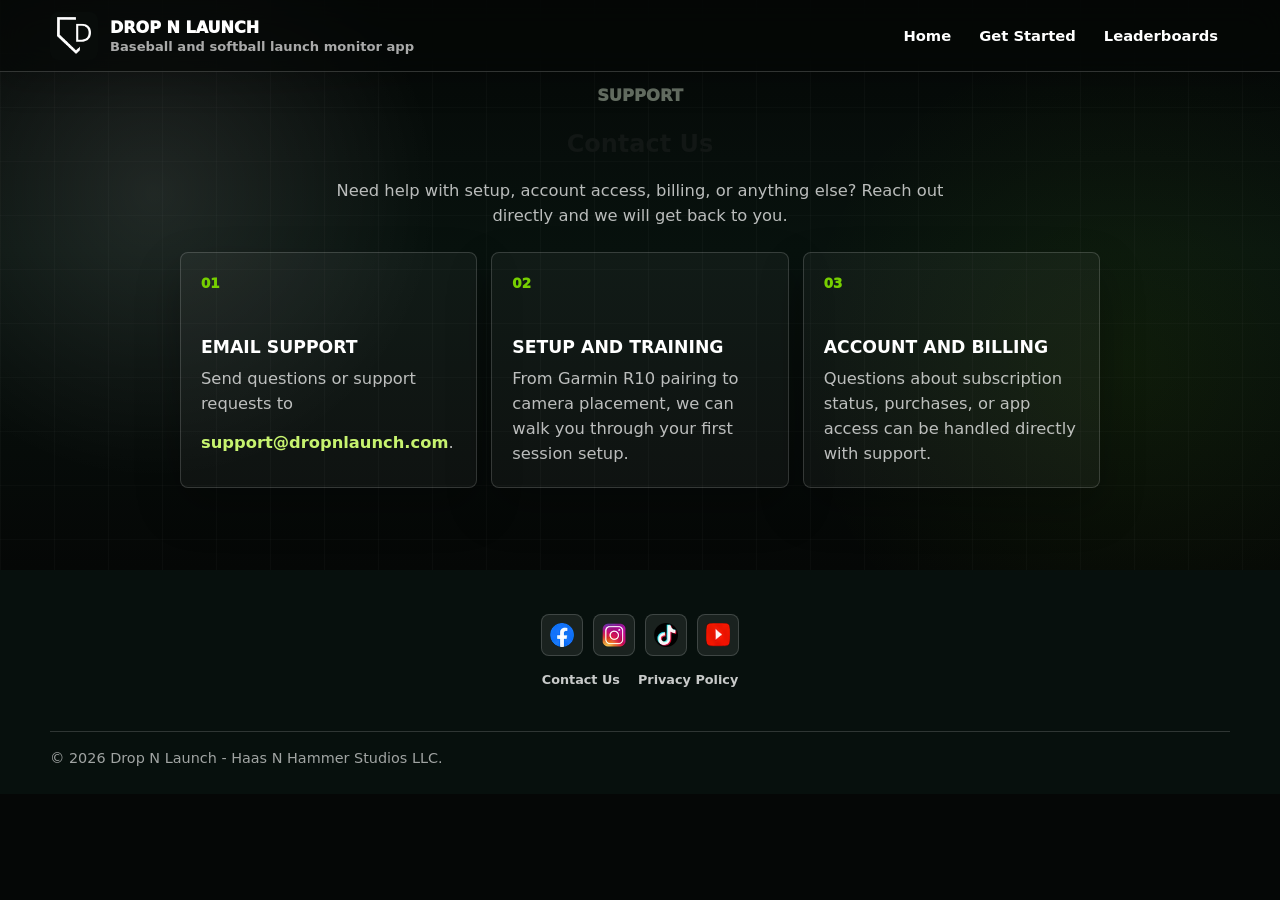
<file: contact.html>
<!doctype html>
<html lang="en">
  <head>
    <meta charset="utf-8">
    <meta name="viewport" content="width=device-width, initial-scale=1">
    <title>Contact Us | Drop N Launch</title>
    <meta
      name="description"
      content="Contact the Drop N Launch team with questions about setup, account access, billing, and feature support."
    >
    <link rel="icon" href="assets/dnl-homeplate-mark.png">
    <link rel="stylesheet" href="styles.css?v=site-refresh-20260605-header">
  </head>
  <body>
    <header class="site-header" data-header>
      <a class="brand" href="index.html#home" aria-label="Drop N Launch home">
        <span class="brand-mark">
          <img src="assets/dnl-homeplate-mark.png" alt="">
        </span>
        <span class="brand-copy">
          <span class="brand-name">Drop N Launch</span>
          <span class="brand-subtitle">Baseball and softball launch monitor app</span>
        </span>
      </a>

      <button class="nav-toggle" type="button" aria-label="Open menu" aria-expanded="false" aria-controls="site-nav">
        <span></span>
        <span></span>
        <span></span>
      </button>

      <nav class="site-nav" id="site-nav" aria-label="Primary navigation">
        <a href="index.html#home">Home</a>
        <a href="get-started.html">Get Started</a>
        <a href="https://leaderboards.dropnlaunch.com" target="_blank" rel="noreferrer">Leaderboards</a>
      </nav>
    </header>

    <main>
      <section class="section">
        <div class="get-started-heading" style="max-width: 920px;">
          <p class="section-kicker">Support</p>
          <h1>Contact Us</h1>
          <p>
            Need help with setup, account access, billing, or anything else? Reach out directly and we will get back to you.
          </p>
        </div>

        <div class="need-grid" style="margin-top: 22px; width: min(920px, 100%); grid-template-columns: repeat(3, 1fr);">
          <article>
            <span class="need-number">01</span>
            <h3>Email Support</h3>
            <p>Send questions or support requests to <a href="mailto:support@dropnlaunch.com">support@dropnlaunch.com</a>.</p>
          </article>
          <article>
            <span class="need-number">02</span>
            <h3>Setup and Training</h3>
            <p>From Garmin R10 pairing to camera placement, we can walk you through your first session setup.</p>
          </article>
          <article>
            <span class="need-number">03</span>
            <h3>Account and Billing</h3>
            <p>Questions about subscription status, purchases, or app access can be handled directly with support.</p>
          </article>
        </div>
      </section>
    </main>

    <footer class="site-footer">
      <div class="footer-main">
        <div class="social-links" aria-label="Social links">
          <a href="https://www.facebook.com/profile.php?id=61566964097134" target="_blank" rel="noreferrer" aria-label="Facebook">
            <img src="assets/facebook.png" alt="">
          </a>
          <a href="https://www.instagram.com/drop_n_launch_app?igsh=djl2ZTNyOXl3eXNi" target="_blank" rel="noreferrer" aria-label="Instagram">
            <img src="assets/instagram.png" alt="">
          </a>
          <a href="https://www.tiktok.com/@drop.n.launch" target="_blank" rel="noreferrer" aria-label="TikTok">
            <img src="assets/tiktok.png" alt="">
          </a>
          <a href="https://www.youtube.com/@DropNLaunchApp" target="_blank" rel="noreferrer" aria-label="YouTube">
            <img src="assets/youtube.png" alt="">
          </a>
        </div>
        <div class="footer-links" aria-label="Footer links">
          <a href="contact.html">Contact Us</a>
          <a href="privacy-policy.html">Privacy Policy</a>
        </div>
      </div>
      <div class="footer-bottom">
        <span>&copy; 2026 Drop N Launch - Haas N Hammer Studios LLC.</span>
      </div>
    </footer>

    <script src="script.js"></script>
  </body>
</html>
</file>
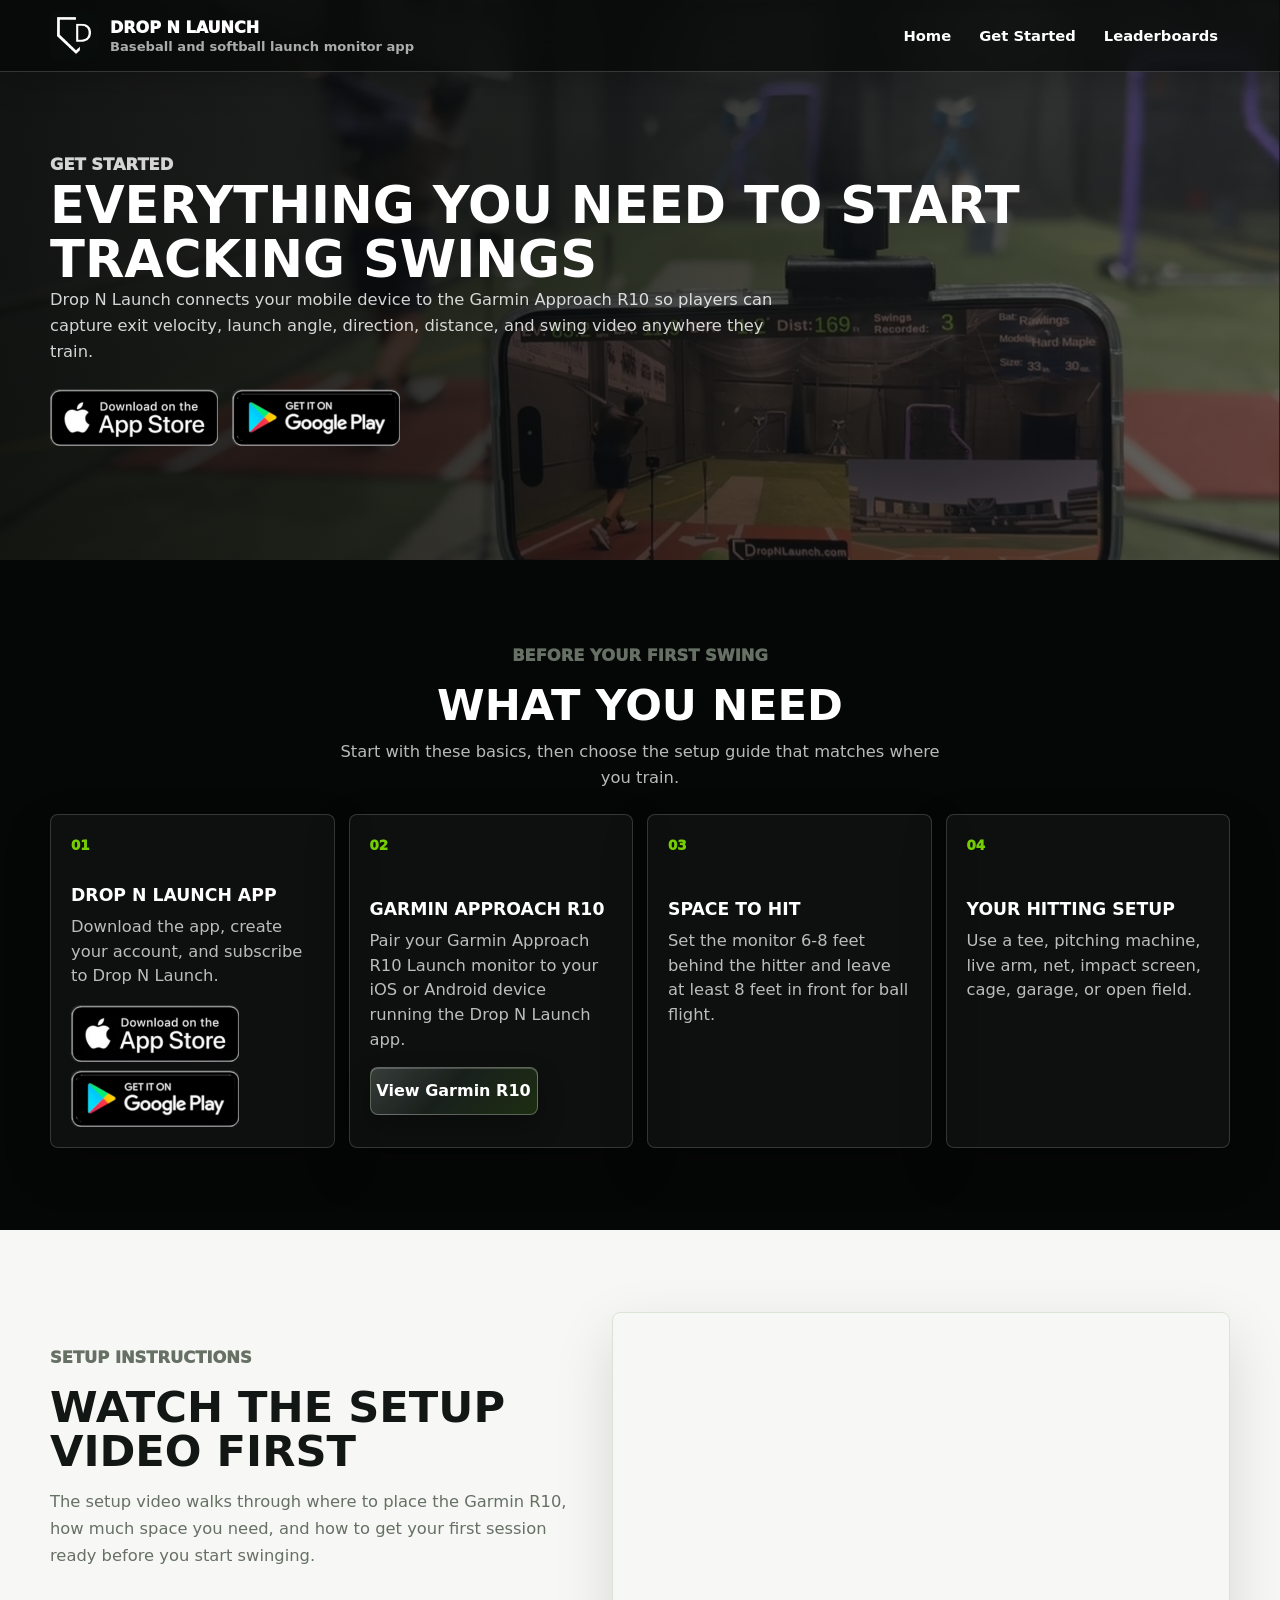
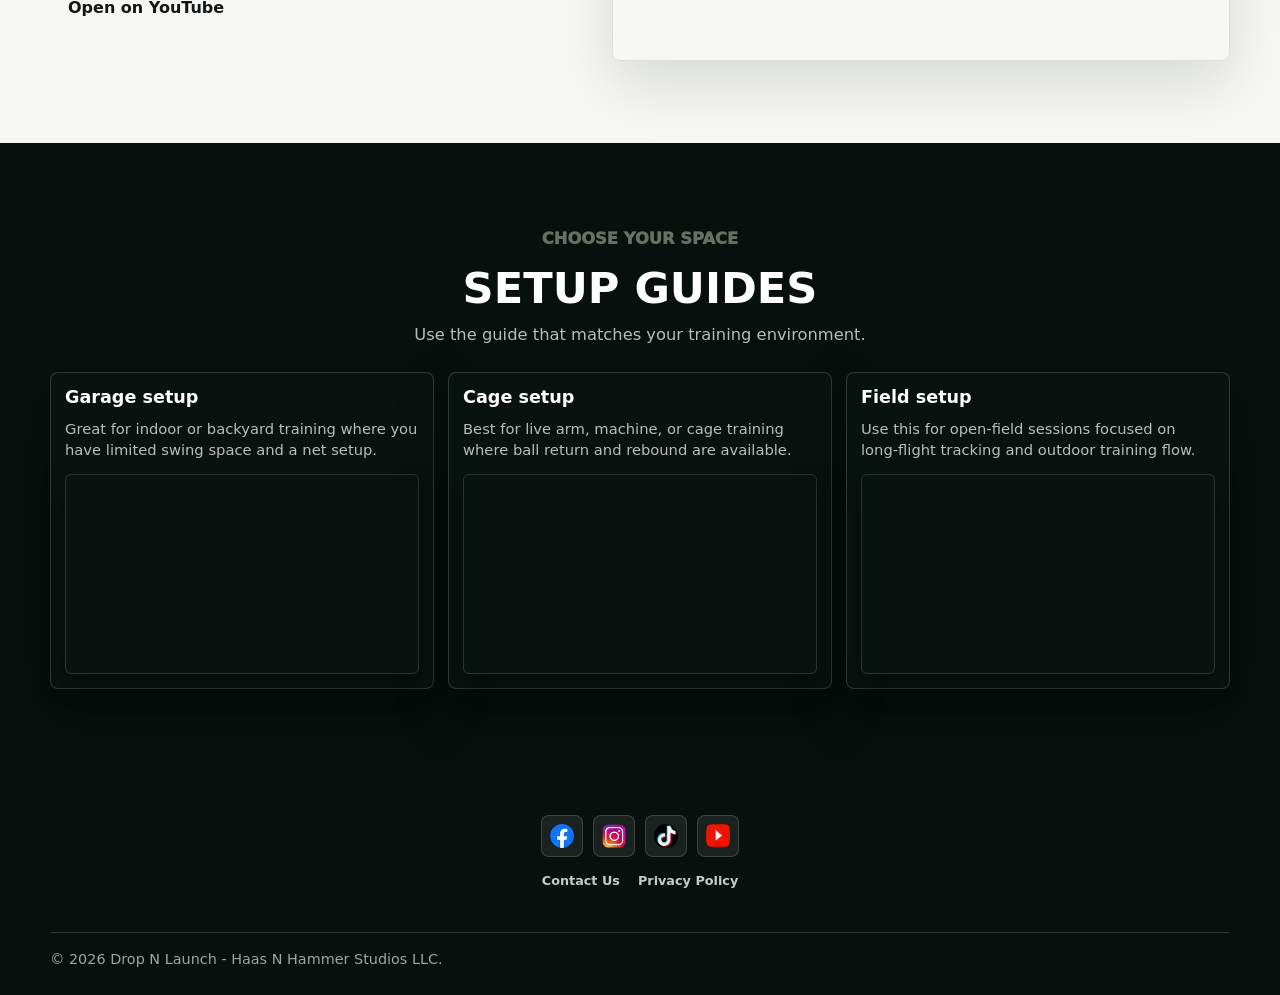
<file: get-started.html>
<!doctype html>
<html lang="en">
  <head>
    <meta charset="utf-8">
    <meta name="viewport" content="width=device-width, initial-scale=1">
    <title>Get Started | Drop N Launch</title>
    <meta
      name="description"
      content="Get started with Drop N Launch and start collecting launch data, pairing your Garmin Approach R10, and training with measurable results."
    >
    <link rel="icon" href="assets/dnl-homeplate-mark.png">
    <link rel="stylesheet" href="styles.css?v=site-refresh-20260605-header">
  </head>
  <body>
    <header class="site-header" data-header>
      <a class="brand" href="index.html#home" aria-label="Drop N Launch home">
        <span class="brand-mark">
          <img src="assets/dnl-homeplate-mark.png" alt="">
        </span>
        <span class="brand-copy">
          <span class="brand-name">Drop N Launch</span>
          <span class="brand-subtitle">Baseball and softball launch monitor app</span>
        </span>
      </a>

      <button class="nav-toggle" type="button" aria-label="Open menu" aria-expanded="false" aria-controls="site-nav">
        <span></span>
        <span></span>
        <span></span>
      </button>

      <nav class="site-nav" id="site-nav" aria-label="Primary navigation">
        <a href="index.html#home">Home</a>
        <a href="get-started.html">Get Started</a>
        <a href="https://leaderboards.dropnlaunch.com" target="_blank" rel="noreferrer">Leaderboards</a>
      </nav>
    </header>

    <main>
      <section class="section get-started-page-hero" id="get-started-content" aria-labelledby="gs-title">
        <div class="get-started-page-copy">
          <p class="section-kicker">Get started</p>
          <h1 id="gs-title">Everything you need to start tracking swings</h1>
          <p>
            Drop N Launch connects your mobile device to the Garmin Approach R10 so players can capture exit velocity,
            launch angle, direction, distance, and swing video anywhere they train.
          </p>
          <div class="get-started-actions store-links" aria-label="Download Drop N Launch">
            <a href="https://apps.apple.com/us/app/drop-n-launch/id6740823976" target="_blank" rel="noreferrer">
              <img src="assets/app-store.png" alt="Download on the App Store">
            </a>
            <a href="https://play.google.com/store/apps/details?id=com.haasnhammerstudios.dropnlaunch&amp;pcampaignid=web_share" target="_blank" rel="noreferrer">
              <img src="assets/google-play.png" alt="Get it on Google Play">
            </a>
          </div>
        </div>
      </section>

      <section class="section get-started-content" aria-labelledby="gs-need-title">
        <div class="get-started-heading">
          <p class="section-kicker">Before your first swing</p>
          <h2 id="gs-need-title">What you need</h2>
          <p>Start with these basics, then choose the setup guide that matches where you train.</p>
        </div>

        <div class="need-grid">
          <article class="need-app-card">
            <span class="need-number">01</span>
            <h3>Drop N Launch app</h3>
            <p>Download the app, create your account, and subscribe to Drop N Launch.</p>
            <div class="need-store-links" aria-label="Download Drop N Launch">
              <a href="https://apps.apple.com/us/app/drop-n-launch/id6740823976" target="_blank" rel="noreferrer">
                <img src="assets/app-store.png" alt="Download on the App Store">
              </a>
              <a href="https://play.google.com/store/apps/details?id=com.haasnhammerstudios.dropnlaunch&amp;pcampaignid=web_share" target="_blank" rel="noreferrer">
                <img src="assets/google-play.png" alt="Get it on Google Play">
              </a>
            </div>
          </article>
          <article>
            <span class="need-number">02</span>
            <h3>Garmin Approach R10</h3>
            <p>Pair your Garmin Approach R10 Launch monitor to your iOS or Android device running the Drop N Launch app.</p>
            <a class="garmin-button" href="https://www.garmin.com/en-US/p/695391" target="_blank" rel="noreferrer">View Garmin R10</a>
          </article>
          <article>
            <span class="need-number">03</span>
            <h3>Space to hit</h3>
            <p>Set the monitor 6-8 feet behind the hitter and leave at least 8 feet in front for ball flight.</p>
          </article>
          <article>
            <span class="need-number">04</span>
            <h3>Your hitting setup</h3>
            <p>Use a tee, pitching machine, live arm, net, impact screen, cage, garage, or open field.</p>
          </article>
        </div>
      </section>

      <section class="section setup-video-section" aria-labelledby="setup-video-title">
        <div class="setup-video-copy">
          <p class="section-kicker">Setup instructions</p>
          <h2 id="setup-video-title">Watch the setup video first</h2>
          <p>
            The setup video walks through where to place the Garmin R10, how much space you need, and how to get your first
            session ready before you start swinging.
          </p>
          <a class="button button-primary" href="https://youtu.be/ZqBlrN3pSvU?si=epjm5pI4oAr0j_rS" target="_blank" rel="noreferrer">Open on YouTube</a>
        </div>
        <div class="setup-video-card" aria-label="Drop N Launch setup tutorial video">
          <iframe
            src="https://www.youtube.com/embed/ZqBlrN3pSvU"
            title="Drop N Launch setup tutorial"
            allow="accelerometer; autoplay; clipboard-write; encrypted-media; gyroscope; picture-in-picture; web-share"
            allowfullscreen
          ></iframe>
        </div>
      </section>

      <section class="section setup-guide-section" aria-labelledby="setup-guides-title">
        <div class="get-started-heading">
          <p class="section-kicker">Choose your space</p>
          <h2 id="setup-guides-title">Setup guides</h2>
          <p>Use the guide that matches your training environment.</p>
        </div>

        <div class="setup-guide-grid">
          <article class="setup-guide-card">
            <h3>Garage setup</h3>
            <p>Great for indoor or backyard training where you have limited swing space and a net setup.</p>
            <div class="setup-guide-video" aria-label="Garage setup video">
              <iframe
                src="https://www.youtube.com/embed/af_aDsnYxP8"
                title="Garage setup"
                loading="lazy"
                allow="accelerometer; autoplay; clipboard-write; encrypted-media; gyroscope; picture-in-picture; web-share"
                allowfullscreen
              ></iframe>
            </div>
          </article>
          <article class="setup-guide-card">
            <h3>Cage setup</h3>
            <p>Best for live arm, machine, or cage training where ball return and rebound are available.</p>
            <div class="setup-guide-video" aria-label="Cage setup video">
              <iframe
                src="https://www.youtube.com/embed/4P8w1tH8lWE"
                title="Cage setup"
                loading="lazy"
                allow="accelerometer; autoplay; clipboard-write; encrypted-media; gyroscope; picture-in-picture; web-share"
                allowfullscreen
              ></iframe>
            </div>
          </article>
          <article class="setup-guide-card">
            <h3>Field setup</h3>
            <p>Use this for open-field sessions focused on long-flight tracking and outdoor training flow.</p>
            <div class="setup-guide-video" aria-label="Field setup video">
              <iframe
                src="https://www.youtube.com/embed/dxg60MYsQb4"
                title="Field setup"
                loading="lazy"
                allow="accelerometer; autoplay; clipboard-write; encrypted-media; gyroscope; picture-in-picture; web-share"
                allowfullscreen
              ></iframe>
            </div>
          </article>
        </div>
      </section>
    </main>

    <footer class="site-footer">
      <div class="footer-main">
        <div class="social-links" aria-label="Social links">
          <a href="https://www.facebook.com/profile.php?id=61566964097134" target="_blank" rel="noreferrer" aria-label="Facebook">
            <img src="assets/facebook.png" alt="">
          </a>
          <a href="https://www.instagram.com/drop_n_launch_app?igsh=djl2ZTNyOXl3eXNi" target="_blank" rel="noreferrer" aria-label="Instagram">
            <img src="assets/instagram.png" alt="">
          </a>
          <a href="https://www.tiktok.com/@drop.n.launch" target="_blank" rel="noreferrer" aria-label="TikTok">
            <img src="assets/tiktok.png" alt="">
          </a>
          <a href="https://www.youtube.com/@DropNLaunchApp" target="_blank" rel="noreferrer" aria-label="YouTube">
            <img src="assets/youtube.png" alt="">
          </a>
        </div>
        <div class="footer-links" aria-label="Footer links">
          <a href="contact.html">Contact Us</a>
          <a href="privacy-policy.html">Privacy Policy</a>
        </div>
      </div>
      <div class="footer-bottom">
        <span>&copy; 2026 Drop N Launch - Haas N Hammer Studios LLC.</span>
      </div>
    </footer>

    <script src="script.js"></script>
  </body>
</html>
</file>
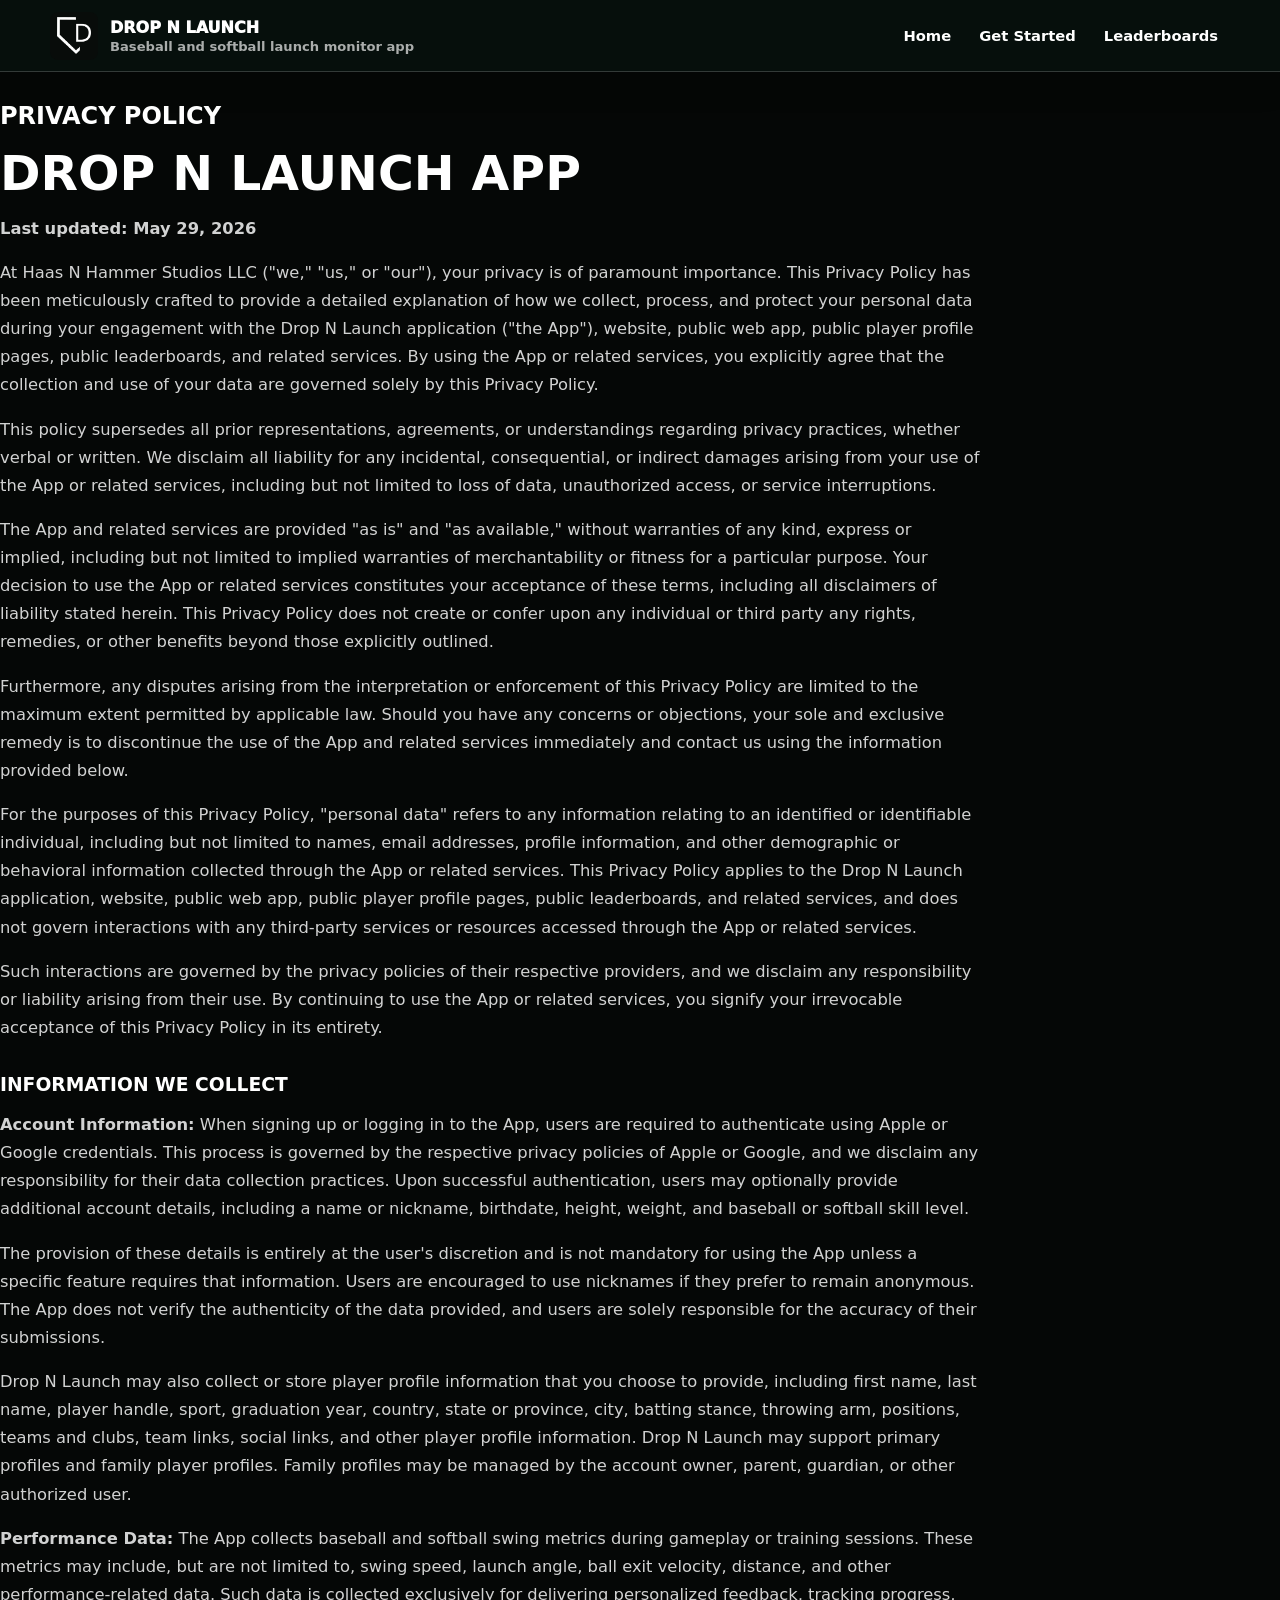
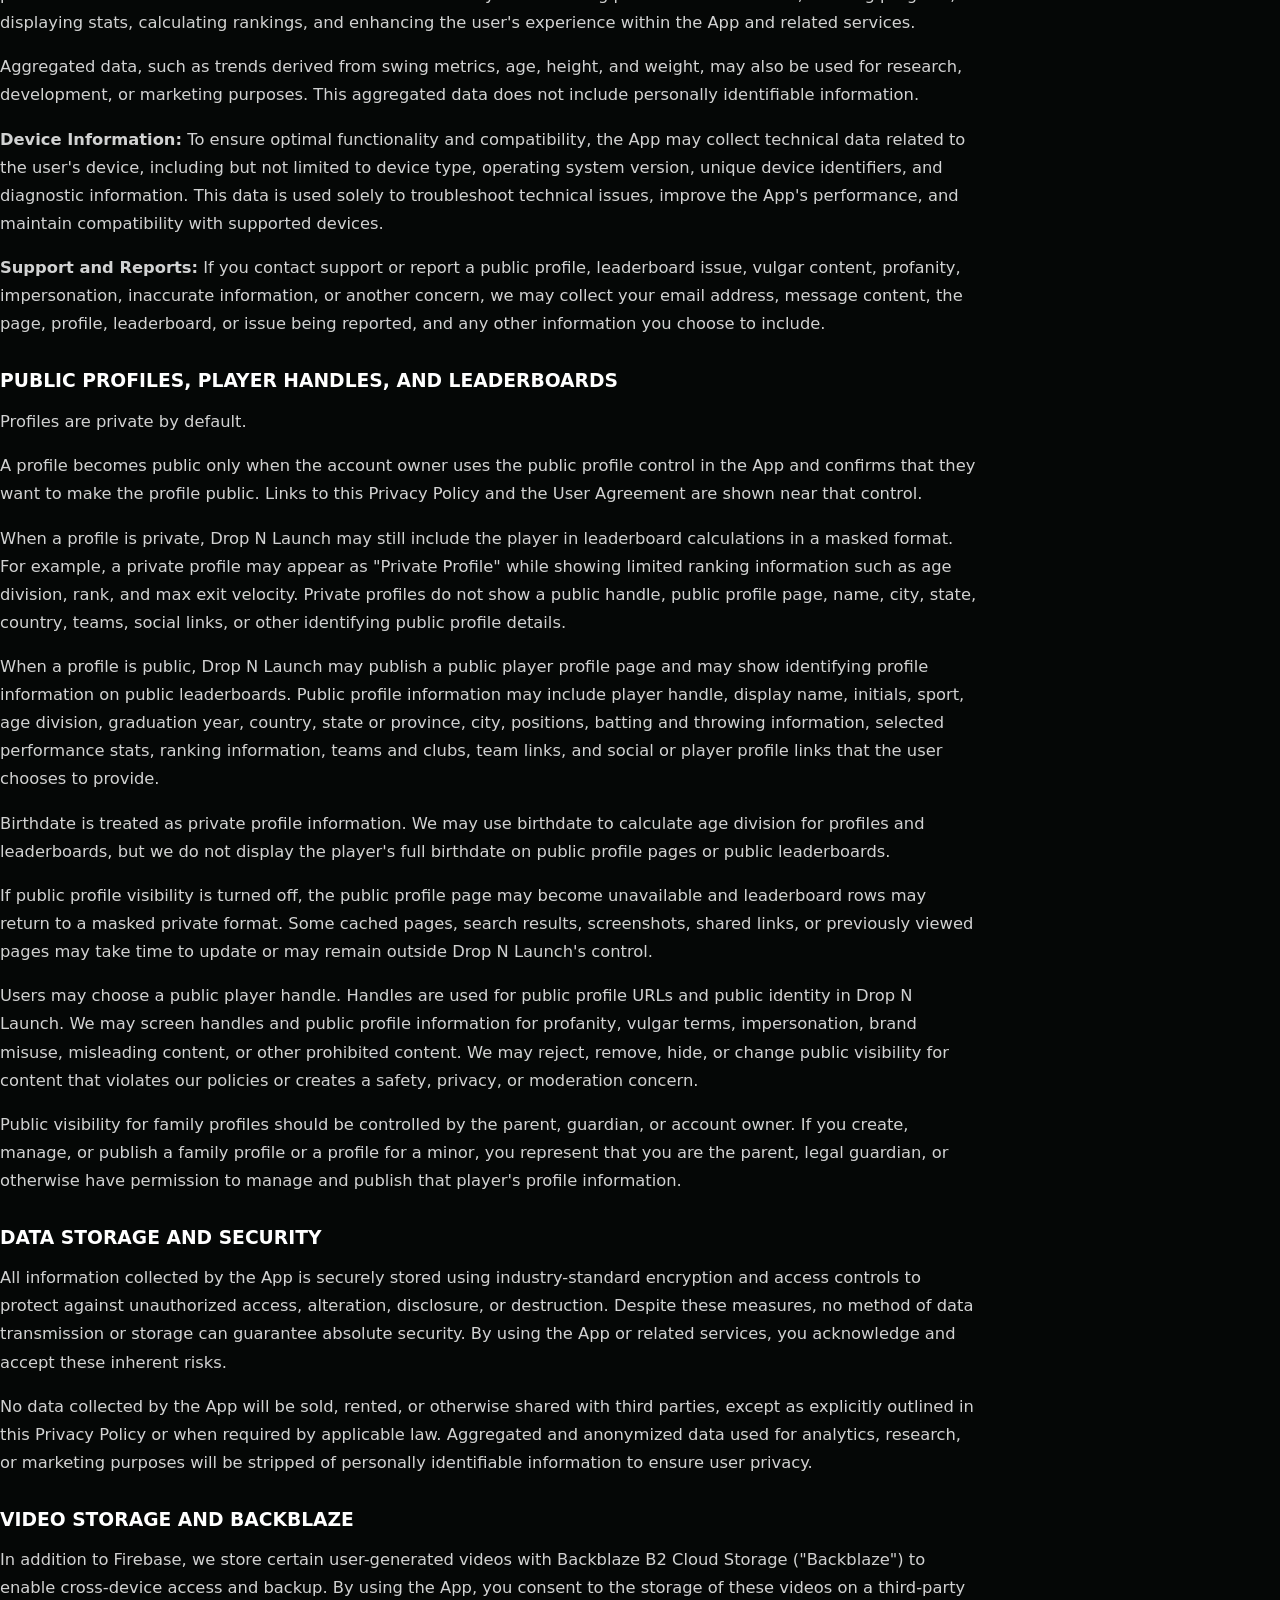
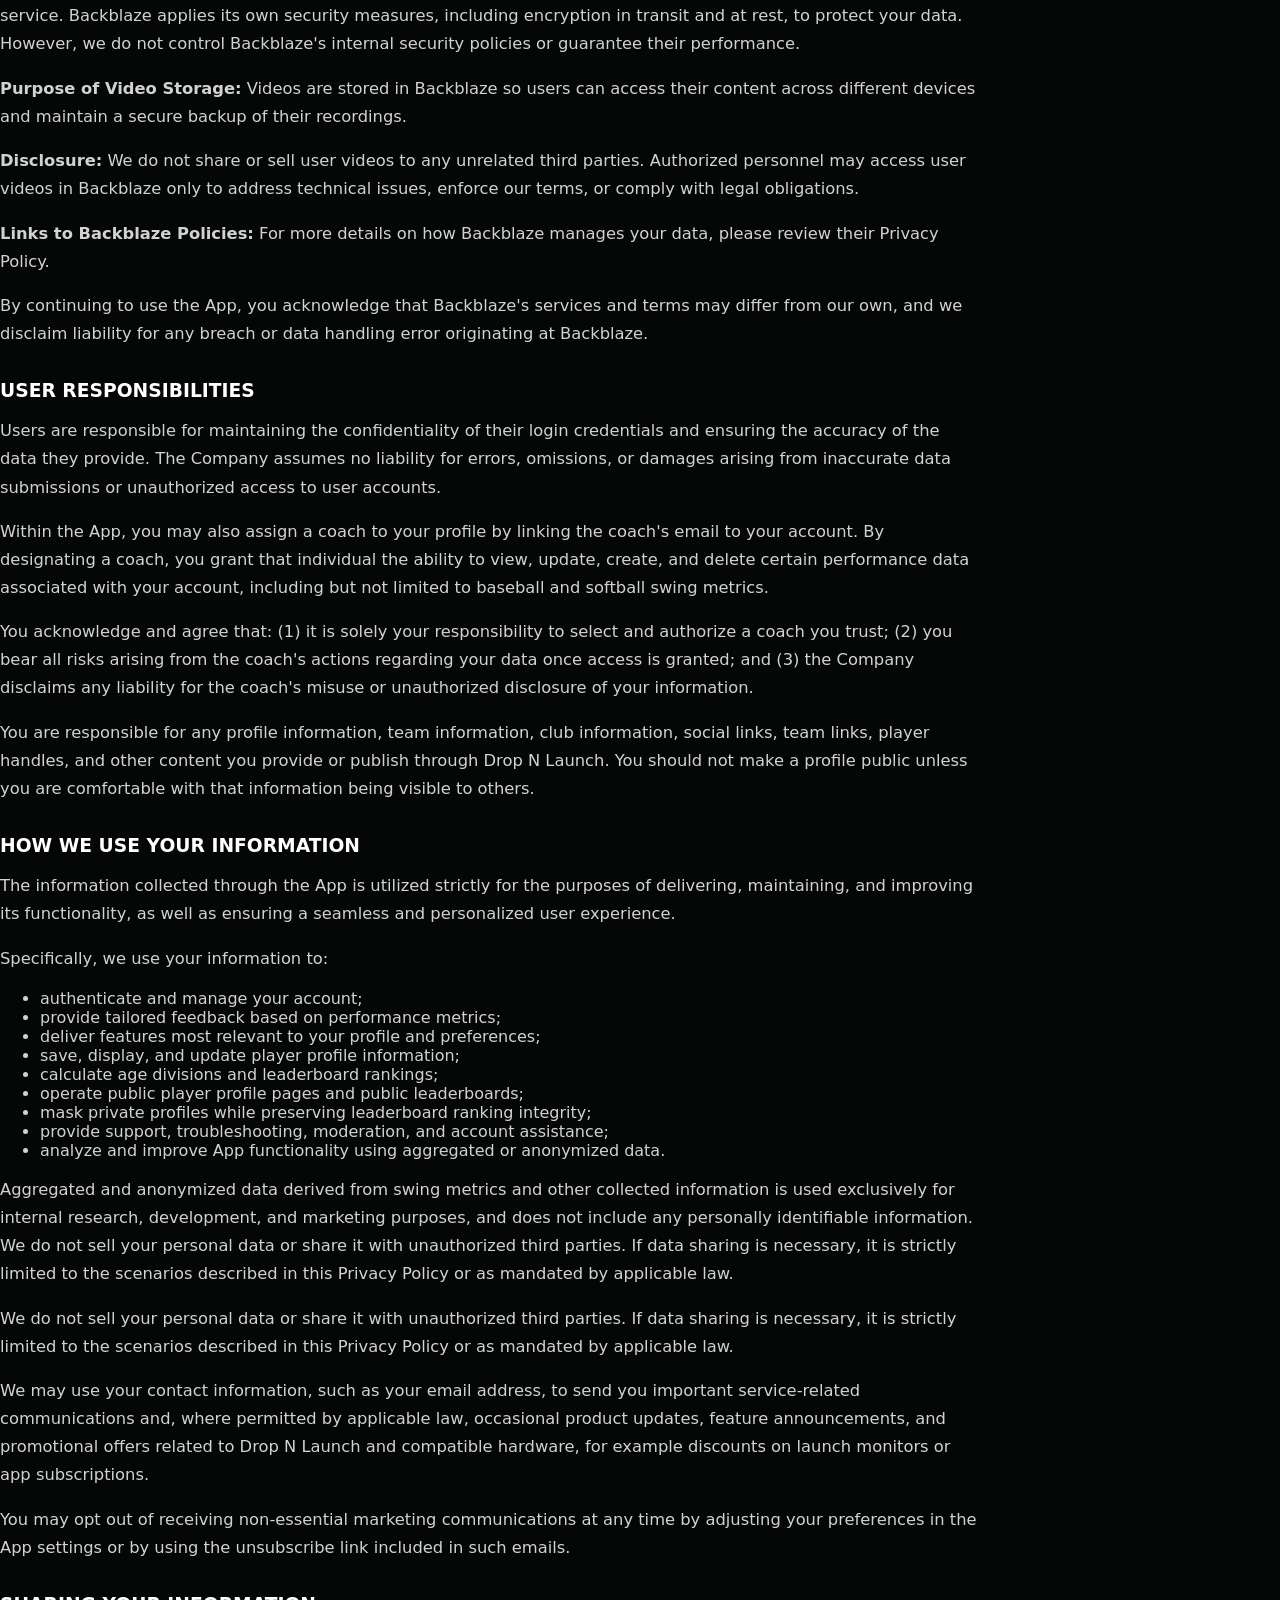
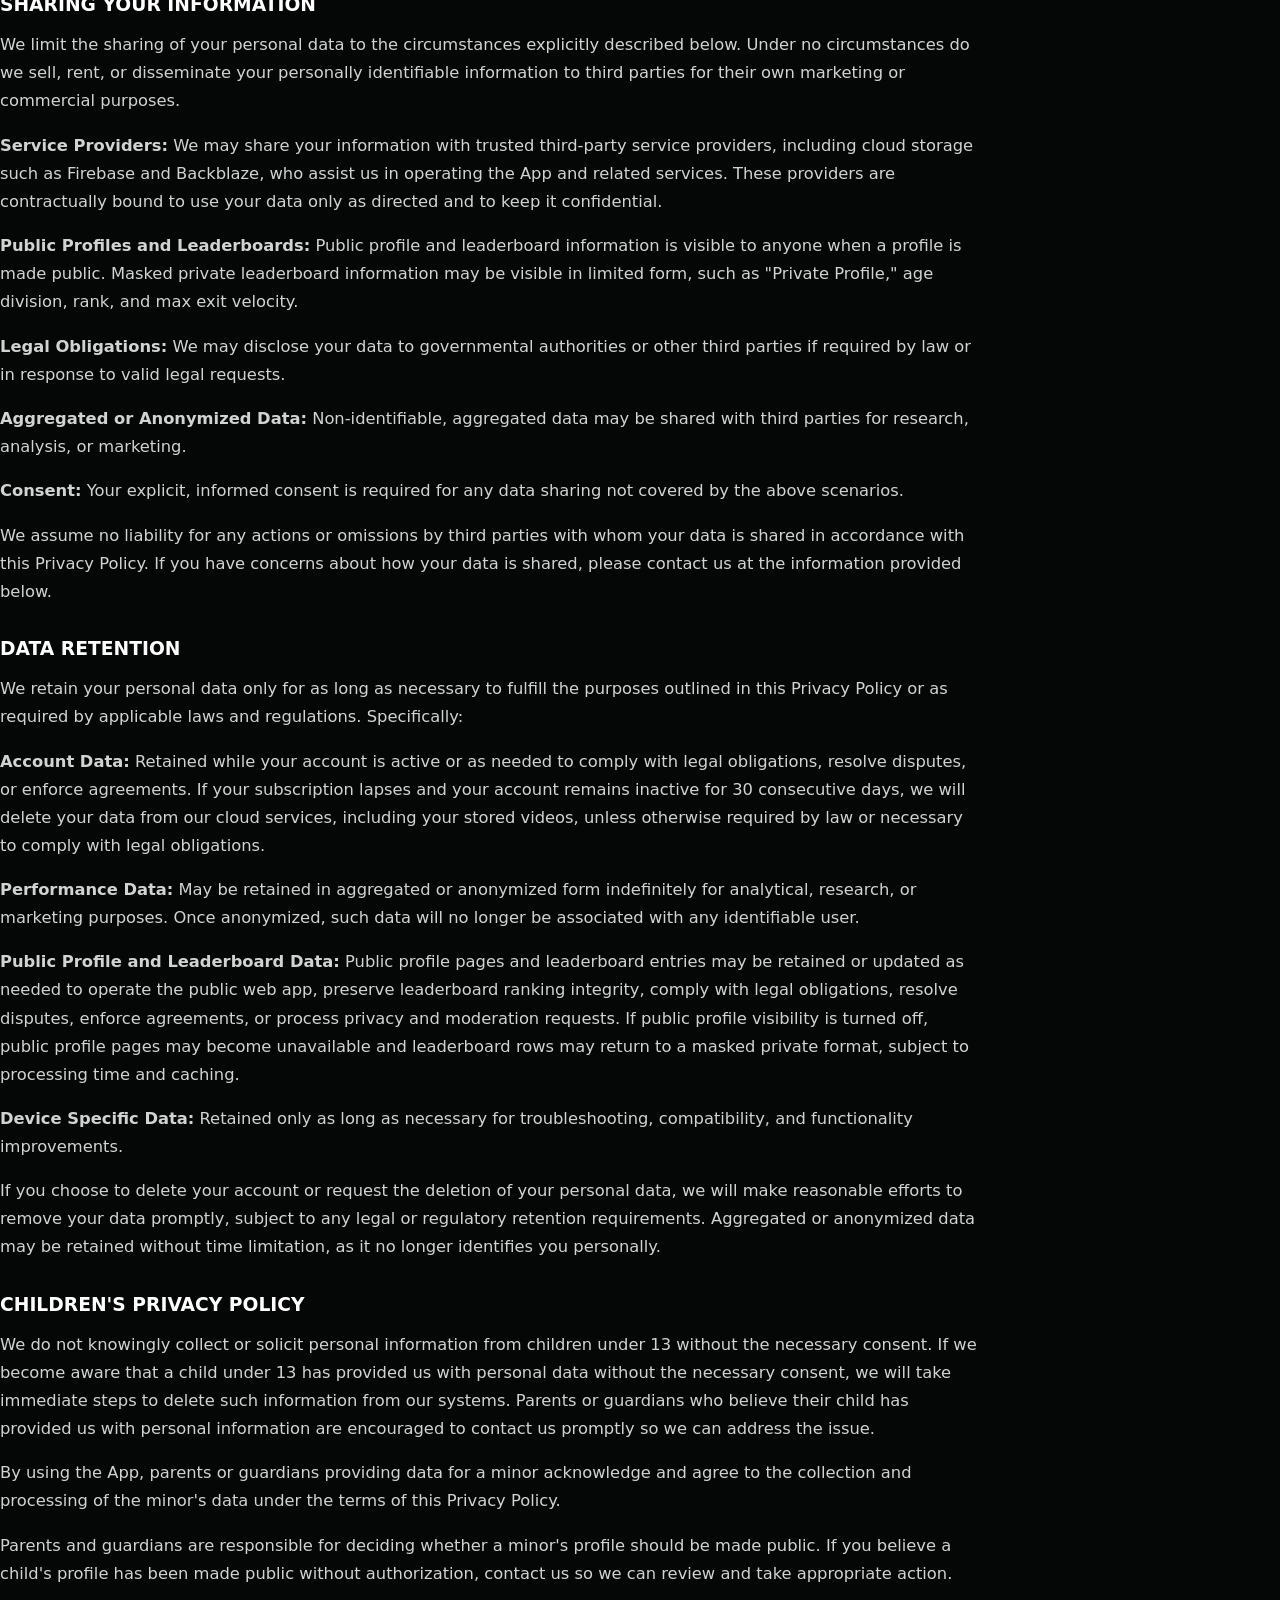
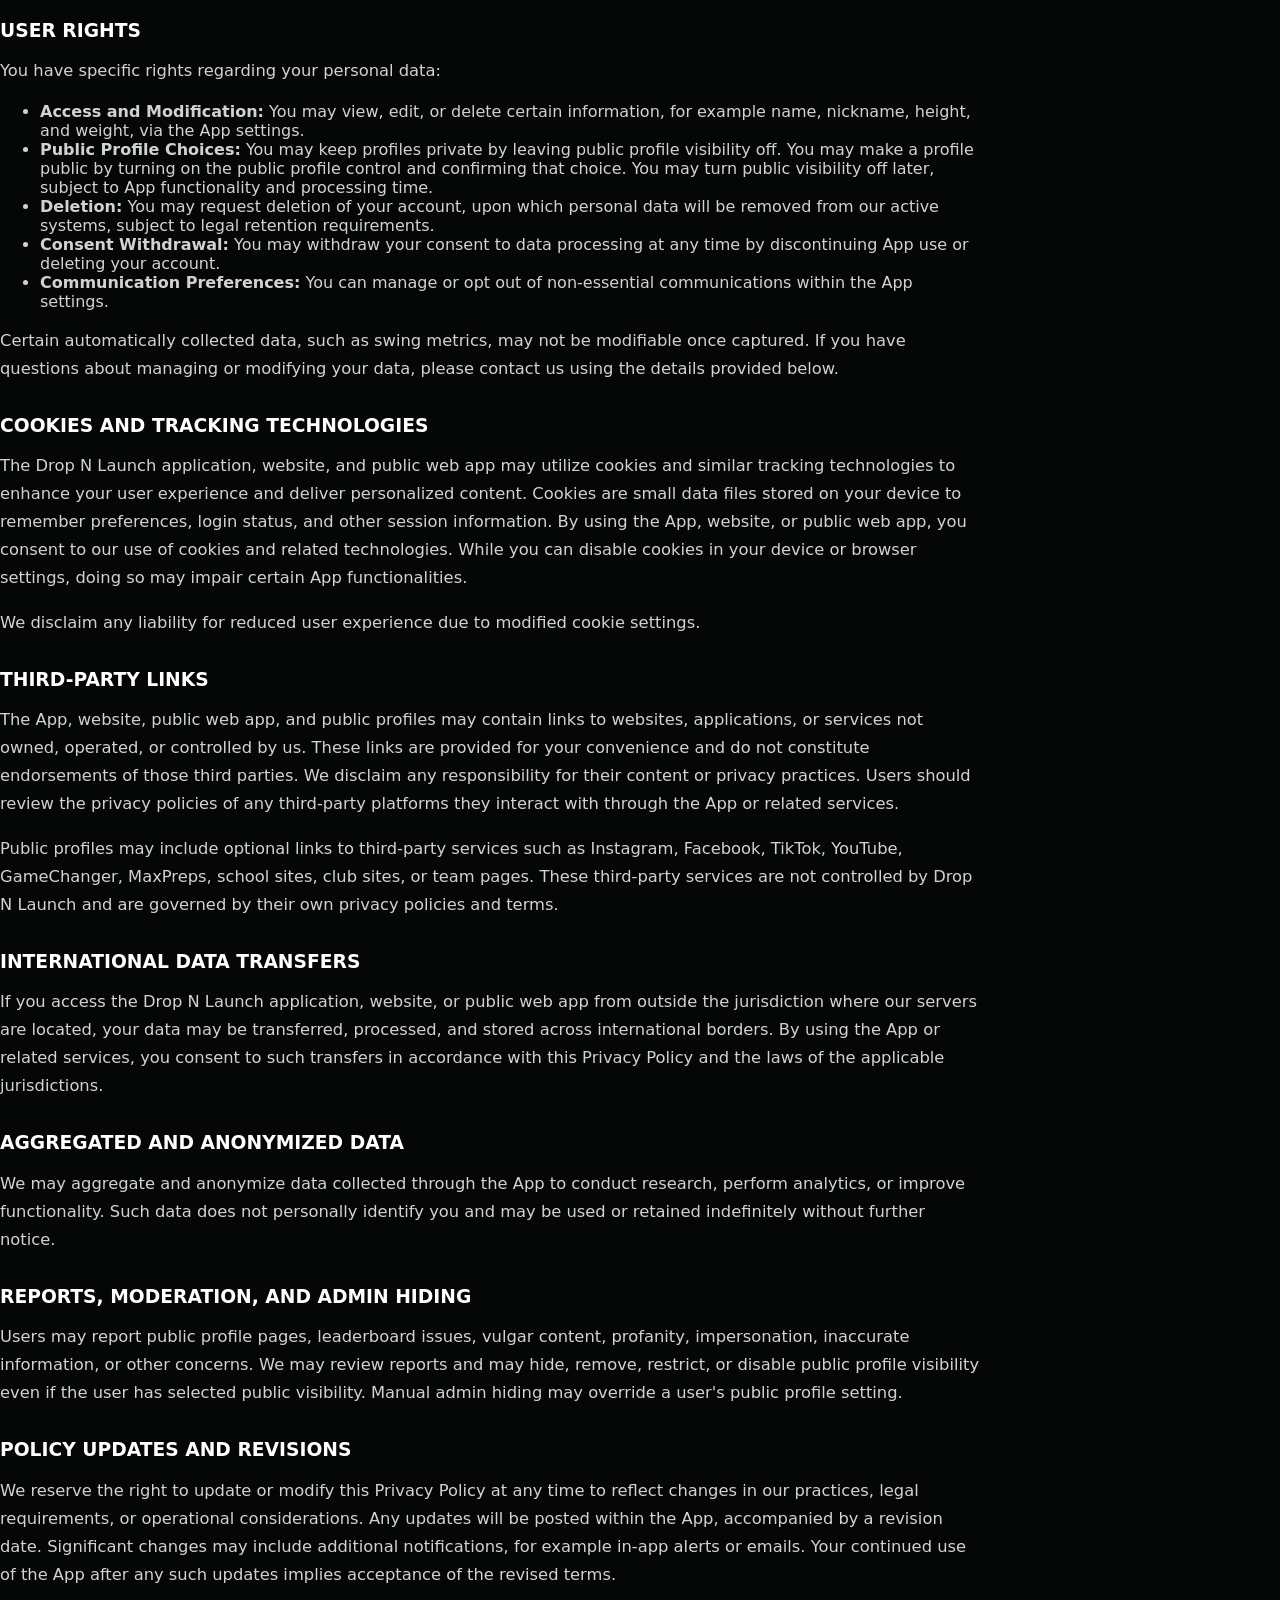
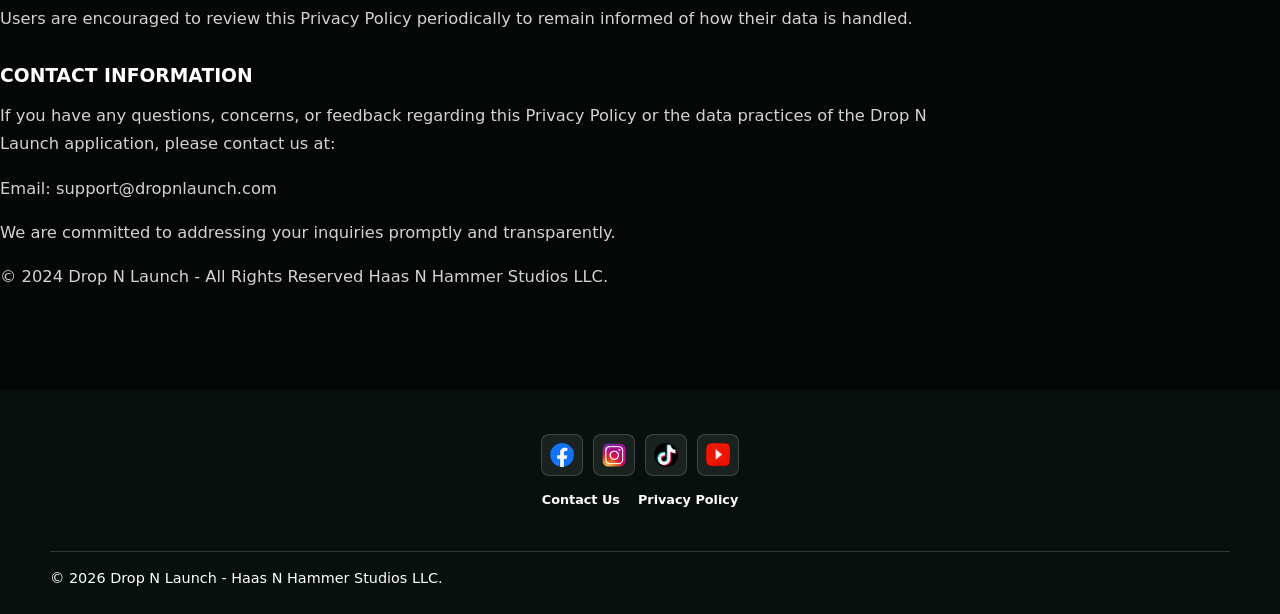
<file: privacy-policy.html>
<!doctype html>
<html lang="en">
  <head>
    <meta charset="utf-8">
    <meta name="viewport" content="width=device-width, initial-scale=1">
    <title>Privacy Policy | Drop N Launch</title>
    <meta
      name="description"
      content="Drop N Launch privacy policy covering data collection, app usage, and security practices."
    >
    <link rel="icon" href="assets/dnl-homeplate-mark.png">
    <link rel="stylesheet" href="styles.css?v=site-refresh-20260605-header">
  </head>
  <body class="policy-page">
    <header class="site-header" data-header>
      <a class="brand" href="index.html#home" aria-label="Drop N Launch home">
        <span class="brand-mark">
          <img src="assets/dnl-homeplate-mark.png" alt="">
        </span>
        <span class="brand-copy">
          <span class="brand-name">Drop N Launch</span>
          <span class="brand-subtitle">Baseball and softball launch monitor app</span>
        </span>
      </a>
      <button class="nav-toggle" type="button" aria-label="Open menu" aria-expanded="false" aria-controls="site-nav">
        <span></span>
        <span></span>
        <span></span>
      </button>
      <nav class="site-nav" id="site-nav" aria-label="Primary navigation">
        <a href="index.html#home">Home</a>
        <a href="get-started.html">Get Started</a>
        <a href="https://leaderboards.dropnlaunch.com" target="_blank" rel="noreferrer">Leaderboards</a>
      </nav>
    </header>

    <main>
      <section class="section">
        <div class="policy-content" style="max-width: 980px;">
          <h1>PRIVACY POLICY</h1>
          <h2>Drop N Launch App</h2>
          <p><strong>Last updated: May 29, 2026</strong></p>

          <p>At Haas N Hammer Studios LLC ("we," "us," or "our"), your privacy is of paramount importance. This Privacy Policy has been meticulously crafted to provide a detailed explanation of how we collect, process, and protect your personal data during your engagement with the Drop N Launch application ("the App"), website, public web app, public player profile pages, public leaderboards, and related services. By using the App or related services, you explicitly agree that the collection and use of your data are governed solely by this Privacy Policy.</p>

          <p>This policy supersedes all prior representations, agreements, or understandings regarding privacy practices, whether verbal or written. We disclaim all liability for any incidental, consequential, or indirect damages arising from your use of the App or related services, including but not limited to loss of data, unauthorized access, or service interruptions.</p>

          <p>The App and related services are provided "as is" and "as available," without warranties of any kind, express or implied, including but not limited to implied warranties of merchantability or fitness for a particular purpose. Your decision to use the App or related services constitutes your acceptance of these terms, including all disclaimers of liability stated herein. This Privacy Policy does not create or confer upon any individual or third party any rights, remedies, or other benefits beyond those explicitly outlined.</p>

          <p>Furthermore, any disputes arising from the interpretation or enforcement of this Privacy Policy are limited to the maximum extent permitted by applicable law. Should you have any concerns or objections, your sole and exclusive remedy is to discontinue the use of the App and related services immediately and contact us using the information provided below.</p>

          <p>For the purposes of this Privacy Policy, "personal data" refers to any information relating to an identified or identifiable individual, including but not limited to names, email addresses, profile information, and other demographic or behavioral information collected through the App or related services. This Privacy Policy applies to the Drop N Launch application, website, public web app, public player profile pages, public leaderboards, and related services, and does not govern interactions with any third-party services or resources accessed through the App or related services.</p>

          <p>Such interactions are governed by the privacy policies of their respective providers, and we disclaim any responsibility or liability arising from their use. By continuing to use the App or related services, you signify your irrevocable acceptance of this Privacy Policy in its entirety.</p>

          <h3>INFORMATION WE COLLECT</h3>
          <p><strong>Account Information:</strong> When signing up or logging in to the App, users are required to authenticate using Apple or Google credentials. This process is governed by the respective privacy policies of Apple or Google, and we disclaim any responsibility for their data collection practices. Upon successful authentication, users may optionally provide additional account details, including a name or nickname, birthdate, height, weight, and baseball or softball skill level.</p>

          <p>The provision of these details is entirely at the user's discretion and is not mandatory for using the App unless a specific feature requires that information. Users are encouraged to use nicknames if they prefer to remain anonymous. The App does not verify the authenticity of the data provided, and users are solely responsible for the accuracy of their submissions.</p>

          <p>Drop N Launch may also collect or store player profile information that you choose to provide, including first name, last name, player handle, sport, graduation year, country, state or province, city, batting stance, throwing arm, positions, teams and clubs, team links, social links, and other player profile information. Drop N Launch may support primary profiles and family player profiles. Family profiles may be managed by the account owner, parent, guardian, or other authorized user.</p>

          <p><strong>Performance Data:</strong> The App collects baseball and softball swing metrics during gameplay or training sessions. These metrics may include, but are not limited to, swing speed, launch angle, ball exit velocity, distance, and other performance-related data. Such data is collected exclusively for delivering personalized feedback, tracking progress, displaying stats, calculating rankings, and enhancing the user's experience within the App and related services.</p>

          <p>Aggregated data, such as trends derived from swing metrics, age, height, and weight, may also be used for research, development, or marketing purposes. This aggregated data does not include personally identifiable information.</p>

          <p><strong>Device Information:</strong> To ensure optimal functionality and compatibility, the App may collect technical data related to the user's device, including but not limited to device type, operating system version, unique device identifiers, and diagnostic information. This data is used solely to troubleshoot technical issues, improve the App's performance, and maintain compatibility with supported devices.</p>

          <p><strong>Support and Reports:</strong> If you contact support or report a public profile, leaderboard issue, vulgar content, profanity, impersonation, inaccurate information, or another concern, we may collect your email address, message content, the page, profile, leaderboard, or issue being reported, and any other information you choose to include.</p>

          <h3>PUBLIC PROFILES, PLAYER HANDLES, AND LEADERBOARDS</h3>
          <p>Profiles are private by default.</p>
          <p>A profile becomes public only when the account owner uses the public profile control in the App and confirms that they want to make the profile public. Links to this Privacy Policy and the User Agreement are shown near that control.</p>
          <p>When a profile is private, Drop N Launch may still include the player in leaderboard calculations in a masked format. For example, a private profile may appear as "Private Profile" while showing limited ranking information such as age division, rank, and max exit velocity. Private profiles do not show a public handle, public profile page, name, city, state, country, teams, social links, or other identifying public profile details.</p>
          <p>When a profile is public, Drop N Launch may publish a public player profile page and may show identifying profile information on public leaderboards. Public profile information may include player handle, display name, initials, sport, age division, graduation year, country, state or province, city, positions, batting and throwing information, selected performance stats, ranking information, teams and clubs, team links, and social or player profile links that the user chooses to provide.</p>
          <p>Birthdate is treated as private profile information. We may use birthdate to calculate age division for profiles and leaderboards, but we do not display the player's full birthdate on public profile pages or public leaderboards.</p>
          <p>If public profile visibility is turned off, the public profile page may become unavailable and leaderboard rows may return to a masked private format. Some cached pages, search results, screenshots, shared links, or previously viewed pages may take time to update or may remain outside Drop N Launch's control.</p>
          <p>Users may choose a public player handle. Handles are used for public profile URLs and public identity in Drop N Launch. We may screen handles and public profile information for profanity, vulgar terms, impersonation, brand misuse, misleading content, or other prohibited content. We may reject, remove, hide, or change public visibility for content that violates our policies or creates a safety, privacy, or moderation concern.</p>
          <p>Public visibility for family profiles should be controlled by the parent, guardian, or account owner. If you create, manage, or publish a family profile or a profile for a minor, you represent that you are the parent, legal guardian, or otherwise have permission to manage and publish that player's profile information.</p>

          <h3>DATA STORAGE AND SECURITY</h3>
          <p>All information collected by the App is securely stored using industry-standard encryption and access controls to protect against unauthorized access, alteration, disclosure, or destruction. Despite these measures, no method of data transmission or storage can guarantee absolute security. By using the App or related services, you acknowledge and accept these inherent risks.</p>
          <p>No data collected by the App will be sold, rented, or otherwise shared with third parties, except as explicitly outlined in this Privacy Policy or when required by applicable law. Aggregated and anonymized data used for analytics, research, or marketing purposes will be stripped of personally identifiable information to ensure user privacy.</p>

          <h3>VIDEO STORAGE AND BACKBLAZE</h3>
          <p>In addition to Firebase, we store certain user-generated videos with Backblaze B2 Cloud Storage ("Backblaze") to enable cross-device access and backup. By using the App, you consent to the storage of these videos on a third-party service. Backblaze applies its own security measures, including encryption in transit and at rest, to protect your data. However, we do not control Backblaze's internal security policies or guarantee their performance.</p>
          <p><strong>Purpose of Video Storage:</strong> Videos are stored in Backblaze so users can access their content across different devices and maintain a secure backup of their recordings.</p>
          <p><strong>Disclosure:</strong> We do not share or sell user videos to any unrelated third parties. Authorized personnel may access user videos in Backblaze only to address technical issues, enforce our terms, or comply with legal obligations.</p>
          <p><strong>Links to Backblaze Policies:</strong> For more details on how Backblaze manages your data, please review their Privacy Policy.</p>
          <p>By continuing to use the App, you acknowledge that Backblaze's services and terms may differ from our own, and we disclaim liability for any breach or data handling error originating at Backblaze.</p>

          <h3>USER RESPONSIBILITIES</h3>
          <p>Users are responsible for maintaining the confidentiality of their login credentials and ensuring the accuracy of the data they provide. The Company assumes no liability for errors, omissions, or damages arising from inaccurate data submissions or unauthorized access to user accounts.</p>
          <p>Within the App, you may also assign a coach to your profile by linking the coach's email to your account. By designating a coach, you grant that individual the ability to view, update, create, and delete certain performance data associated with your account, including but not limited to baseball and softball swing metrics.</p>
          <p>You acknowledge and agree that: (1) it is solely your responsibility to select and authorize a coach you trust; (2) you bear all risks arising from the coach's actions regarding your data once access is granted; and (3) the Company disclaims any liability for the coach's misuse or unauthorized disclosure of your information.</p>
          <p>You are responsible for any profile information, team information, club information, social links, team links, player handles, and other content you provide or publish through Drop N Launch. You should not make a profile public unless you are comfortable with that information being visible to others.</p>

          <h3>HOW WE USE YOUR INFORMATION</h3>
          <p>The information collected through the App is utilized strictly for the purposes of delivering, maintaining, and improving its functionality, as well as ensuring a seamless and personalized user experience.</p>
          <p>Specifically, we use your information to:</p>
          <ul>
            <li>authenticate and manage your account;</li>
            <li>provide tailored feedback based on performance metrics;</li>
            <li>deliver features most relevant to your profile and preferences;</li>
            <li>save, display, and update player profile information;</li>
            <li>calculate age divisions and leaderboard rankings;</li>
            <li>operate public player profile pages and public leaderboards;</li>
            <li>mask private profiles while preserving leaderboard ranking integrity;</li>
            <li>provide support, troubleshooting, moderation, and account assistance;</li>
            <li>analyze and improve App functionality using aggregated or anonymized data.</li>
          </ul>
          <p>Aggregated and anonymized data derived from swing metrics and other collected information is used exclusively for internal research, development, and marketing purposes, and does not include any personally identifiable information. We do not sell your personal data or share it with unauthorized third parties. If data sharing is necessary, it is strictly limited to the scenarios described in this Privacy Policy or as mandated by applicable law.</p>

          <p>We do not sell your personal data or share it with unauthorized third parties. If data sharing is necessary, it is strictly limited to the scenarios described in this Privacy Policy or as mandated by applicable law.</p>
          <p>We may use your contact information, such as your email address, to send you important service-related communications and, where permitted by applicable law, occasional product updates, feature announcements, and promotional offers related to Drop N Launch and compatible hardware, for example discounts on launch monitors or app subscriptions.</p>
          <p>You may opt out of receiving non-essential marketing communications at any time by adjusting your preferences in the App settings or by using the unsubscribe link included in such emails.</p>

          <h3>SHARING YOUR INFORMATION</h3>
          <p>We limit the sharing of your personal data to the circumstances explicitly described below. Under no circumstances do we sell, rent, or disseminate your personally identifiable information to third parties for their own marketing or commercial purposes.</p>
          <p><strong>Service Providers:</strong> We may share your information with trusted third-party service providers, including cloud storage such as Firebase and Backblaze, who assist us in operating the App and related services. These providers are contractually bound to use your data only as directed and to keep it confidential.</p>
          <p><strong>Public Profiles and Leaderboards:</strong> Public profile and leaderboard information is visible to anyone when a profile is made public. Masked private leaderboard information may be visible in limited form, such as "Private Profile," age division, rank, and max exit velocity.</p>
          <p><strong>Legal Obligations:</strong> We may disclose your data to governmental authorities or other third parties if required by law or in response to valid legal requests.</p>
          <p><strong>Aggregated or Anonymized Data:</strong> Non-identifiable, aggregated data may be shared with third parties for research, analysis, or marketing.</p>
          <p><strong>Consent:</strong> Your explicit, informed consent is required for any data sharing not covered by the above scenarios.</p>
          <p>We assume no liability for any actions or omissions by third parties with whom your data is shared in accordance with this Privacy Policy. If you have concerns about how your data is shared, please contact us at the information provided below.</p>

          <h3>DATA RETENTION</h3>
          <p>We retain your personal data only for as long as necessary to fulfill the purposes outlined in this Privacy Policy or as required by applicable laws and regulations. Specifically:</p>
          <p><strong>Account Data:</strong> Retained while your account is active or as needed to comply with legal obligations, resolve disputes, or enforce agreements. If your subscription lapses and your account remains inactive for 30 consecutive days, we will delete your data from our cloud services, including your stored videos, unless otherwise required by law or necessary to comply with legal obligations.</p>
          <p><strong>Performance Data:</strong> May be retained in aggregated or anonymized form indefinitely for analytical, research, or marketing purposes. Once anonymized, such data will no longer be associated with any identifiable user.</p>
          <p><strong>Public Profile and Leaderboard Data:</strong> Public profile pages and leaderboard entries may be retained or updated as needed to operate the public web app, preserve leaderboard ranking integrity, comply with legal obligations, resolve disputes, enforce agreements, or process privacy and moderation requests. If public profile visibility is turned off, public profile pages may become unavailable and leaderboard rows may return to a masked private format, subject to processing time and caching.</p>
          <p><strong>Device Specific Data:</strong> Retained only as long as necessary for troubleshooting, compatibility, and functionality improvements.</p>
          <p>If you choose to delete your account or request the deletion of your personal data, we will make reasonable efforts to remove your data promptly, subject to any legal or regulatory retention requirements. Aggregated or anonymized data may be retained without time limitation, as it no longer identifies you personally.</p>

          <h3>CHILDREN'S PRIVACY POLICY</h3>
          <p>We do not knowingly collect or solicit personal information from children under 13 without the necessary consent. If we become aware that a child under 13 has provided us with personal data without the necessary consent, we will take immediate steps to delete such information from our systems. Parents or guardians who believe their child has provided us with personal information are encouraged to contact us promptly so we can address the issue.</p>
          <p>By using the App, parents or guardians providing data for a minor acknowledge and agree to the collection and processing of the minor's data under the terms of this Privacy Policy.</p>
          <p>Parents and guardians are responsible for deciding whether a minor's profile should be made public. If you believe a child's profile has been made public without authorization, contact us so we can review and take appropriate action.</p>

          <h3>USER RIGHTS</h3>
          <p>You have specific rights regarding your personal data:</p>
          <ul>
            <li><strong>Access and Modification:</strong> You may view, edit, or delete certain information, for example name, nickname, height, and weight, via the App settings.</li>
            <li><strong>Public Profile Choices:</strong> You may keep profiles private by leaving public profile visibility off. You may make a profile public by turning on the public profile control and confirming that choice. You may turn public visibility off later, subject to App functionality and processing time.</li>
            <li><strong>Deletion:</strong> You may request deletion of your account, upon which personal data will be removed from our active systems, subject to legal retention requirements.</li>
            <li><strong>Consent Withdrawal:</strong> You may withdraw your consent to data processing at any time by discontinuing App use or deleting your account.</li>
            <li><strong>Communication Preferences:</strong> You can manage or opt out of non-essential communications within the App settings.</li>
          </ul>
          <p>Certain automatically collected data, such as swing metrics, may not be modifiable once captured. If you have questions about managing or modifying your data, please contact us using the details provided below.</p>

          <h3>COOKIES AND TRACKING TECHNOLOGIES</h3>
          <p>The Drop N Launch application, website, and public web app may utilize cookies and similar tracking technologies to enhance your user experience and deliver personalized content. Cookies are small data files stored on your device to remember preferences, login status, and other session information. By using the App, website, or public web app, you consent to our use of cookies and related technologies. While you can disable cookies in your device or browser settings, doing so may impair certain App functionalities.</p>
          <p>We disclaim any liability for reduced user experience due to modified cookie settings.</p>

          <h3>THIRD-PARTY LINKS</h3>
          <p>The App, website, public web app, and public profiles may contain links to websites, applications, or services not owned, operated, or controlled by us. These links are provided for your convenience and do not constitute endorsements of those third parties. We disclaim any responsibility for their content or privacy practices. Users should review the privacy policies of any third-party platforms they interact with through the App or related services.</p>
          <p>Public profiles may include optional links to third-party services such as Instagram, Facebook, TikTok, YouTube, GameChanger, MaxPreps, school sites, club sites, or team pages. These third-party services are not controlled by Drop N Launch and are governed by their own privacy policies and terms.</p>

          <h3>INTERNATIONAL DATA TRANSFERS</h3>
          <p>If you access the Drop N Launch application, website, or public web app from outside the jurisdiction where our servers are located, your data may be transferred, processed, and stored across international borders. By using the App or related services, you consent to such transfers in accordance with this Privacy Policy and the laws of the applicable jurisdictions.</p>

          <h3>AGGREGATED AND ANONYMIZED DATA</h3>
          <p>We may aggregate and anonymize data collected through the App to conduct research, perform analytics, or improve functionality. Such data does not personally identify you and may be used or retained indefinitely without further notice.</p>

          <h3>REPORTS, MODERATION, AND ADMIN HIDING</h3>
          <p>Users may report public profile pages, leaderboard issues, vulgar content, profanity, impersonation, inaccurate information, or other concerns. We may review reports and may hide, remove, restrict, or disable public profile visibility even if the user has selected public visibility. Manual admin hiding may override a user's public profile setting.</p>

          <h3>POLICY UPDATES AND REVISIONS</h3>
          <p>We reserve the right to update or modify this Privacy Policy at any time to reflect changes in our practices, legal requirements, or operational considerations. Any updates will be posted within the App, accompanied by a revision date. Significant changes may include additional notifications, for example in-app alerts or emails. Your continued use of the App after any such updates implies acceptance of the revised terms.</p>
          <p>Users are encouraged to review this Privacy Policy periodically to remain informed of how their data is handled.</p>

          <h3>CONTACT INFORMATION</h3>
          <p>If you have any questions, concerns, or feedback regarding this Privacy Policy or the data practices of the Drop N Launch application, please contact us at:</p>
          <p>Email: support@dropnlaunch.com</p>
          <p>We are committed to addressing your inquiries promptly and transparently.</p>
          <p>© 2024 Drop N Launch - All Rights Reserved Haas N Hammer Studios LLC.</p>
        </div>
      </section>
    </main>

    <footer class="site-footer">
      <div class="footer-main">
        <div class="social-links" aria-label="Social links">
          <a href="https://www.facebook.com/profile.php?id=61566964097134" target="_blank" rel="noreferrer" aria-label="Facebook">
            <img src="assets/facebook.png" alt="">
          </a>
          <a href="https://www.instagram.com/drop_n_launch_app?igsh=djl2ZTNyOXl3eXNi" target="_blank" rel="noreferrer" aria-label="Instagram">
            <img src="assets/instagram.png" alt="">
          </a>
          <a href="https://www.tiktok.com/@drop.n.launch" target="_blank" rel="noreferrer" aria-label="TikTok">
            <img src="assets/tiktok.png" alt="">
          </a>
          <a href="https://www.youtube.com/@DropNLaunchApp" target="_blank" rel="noreferrer" aria-label="YouTube">
            <img src="assets/youtube.png" alt="">
          </a>
        </div>
        <div class="footer-links" aria-label="Footer links">
          <a href="contact.html">Contact Us</a>
          <a href="privacy-policy.html">Privacy Policy</a>
        </div>
      </div>
      <div class="footer-bottom">
        <span>&copy; 2026 Drop N Launch - Haas N Hammer Studios LLC.</span>
      </div>
    </footer>

    <script src="script.js"></script>
  </body>
</html>
</file>
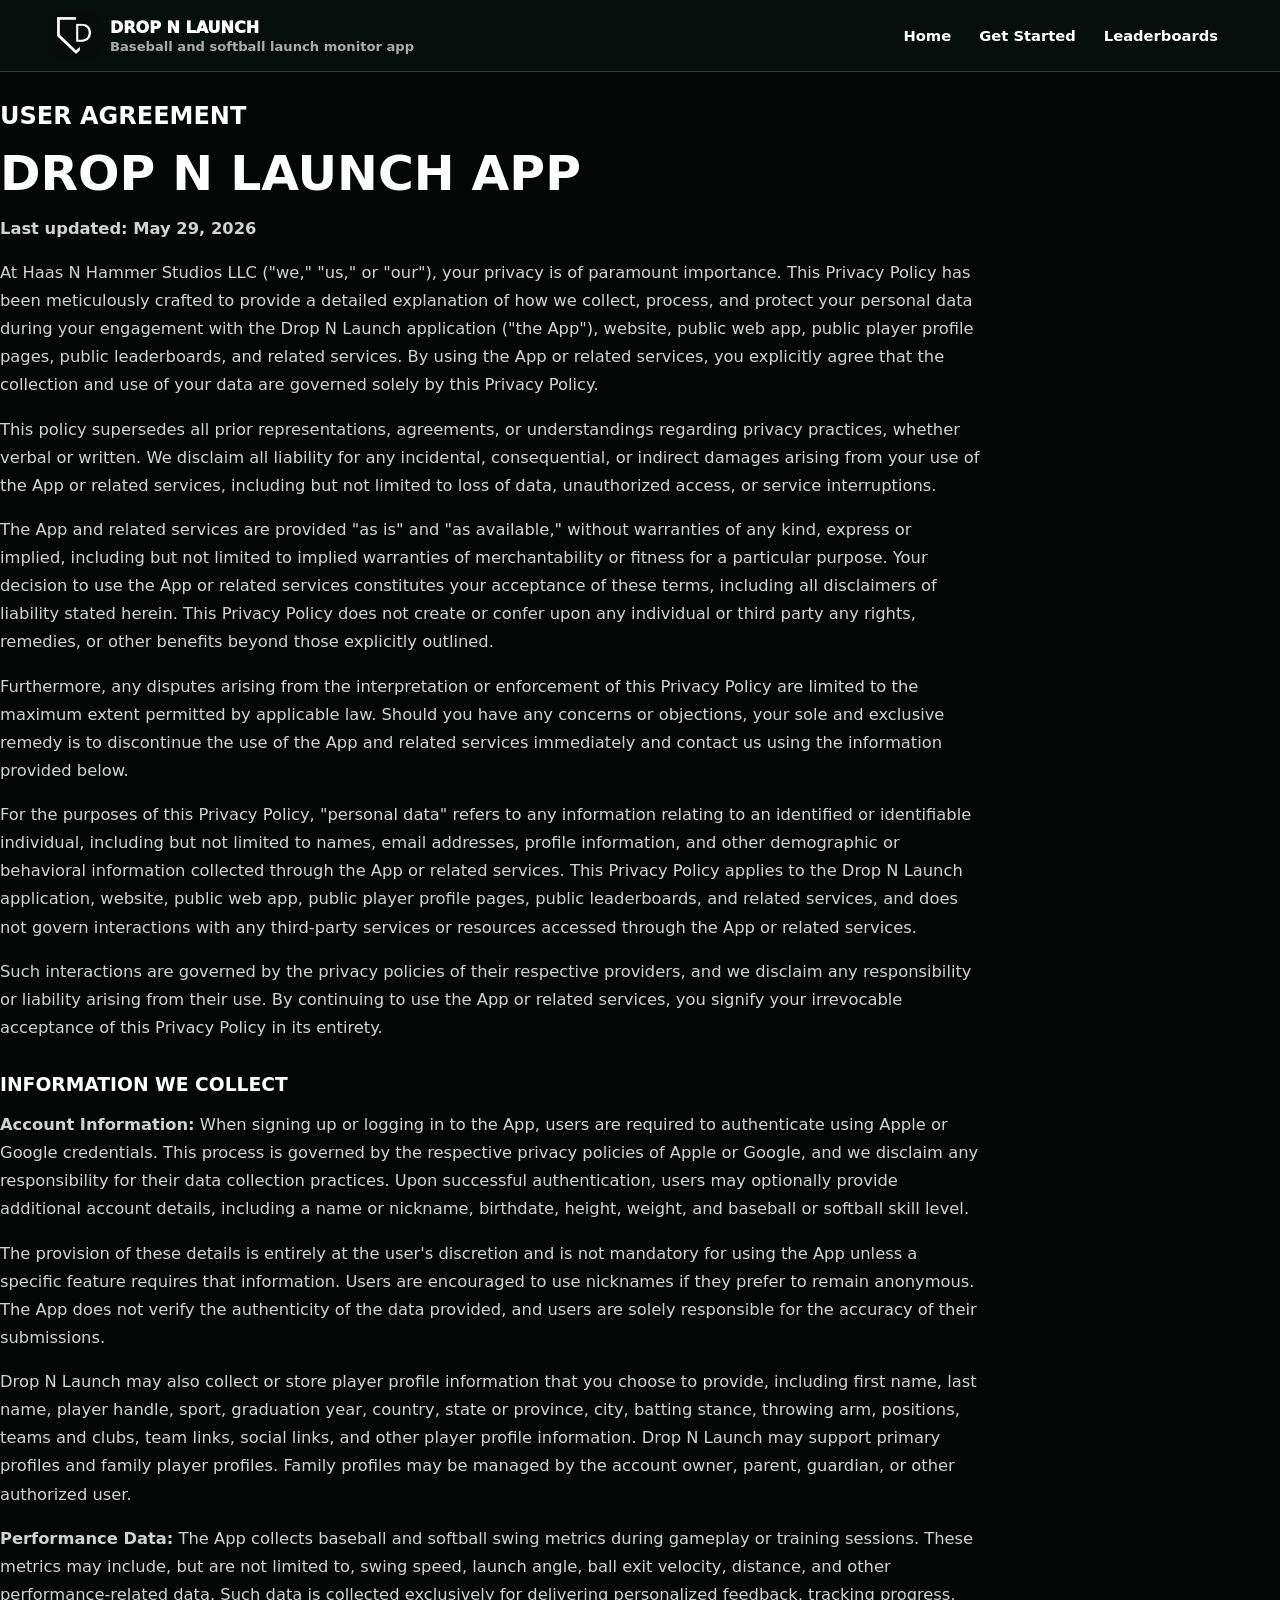
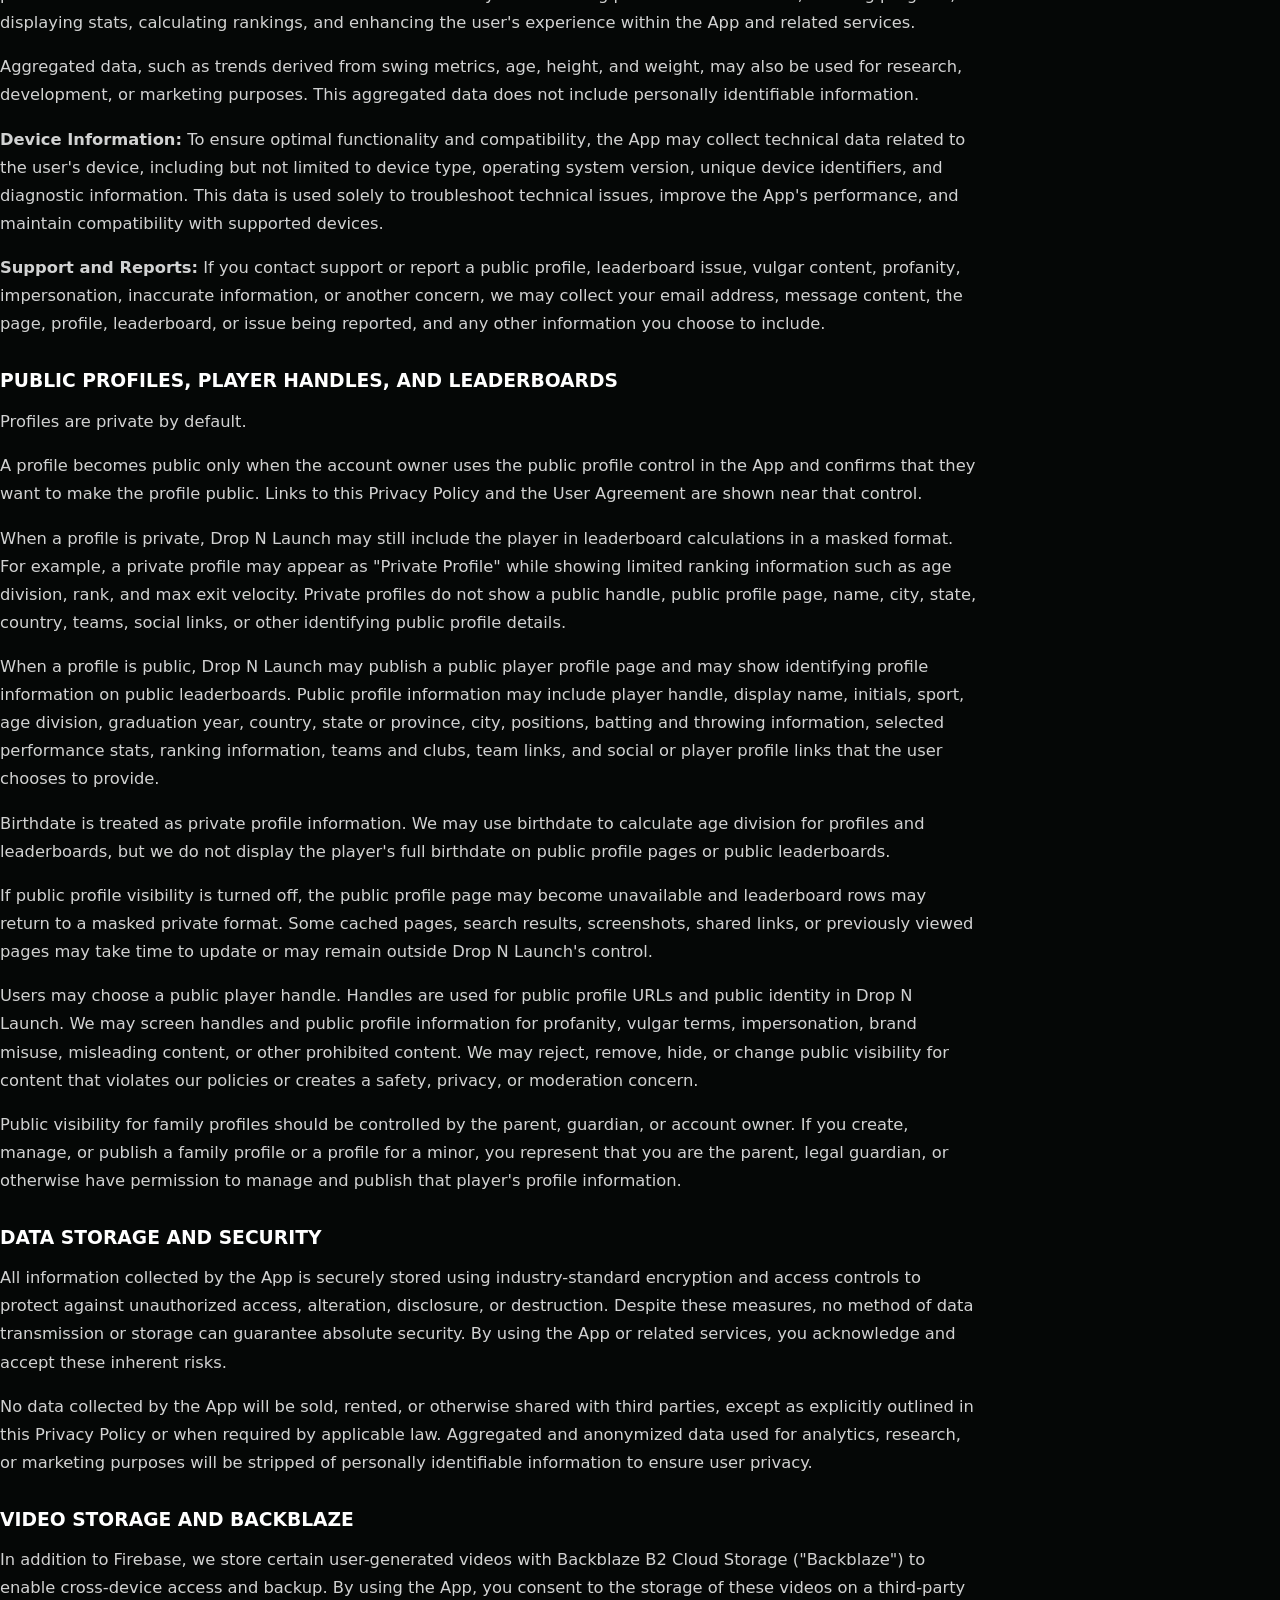
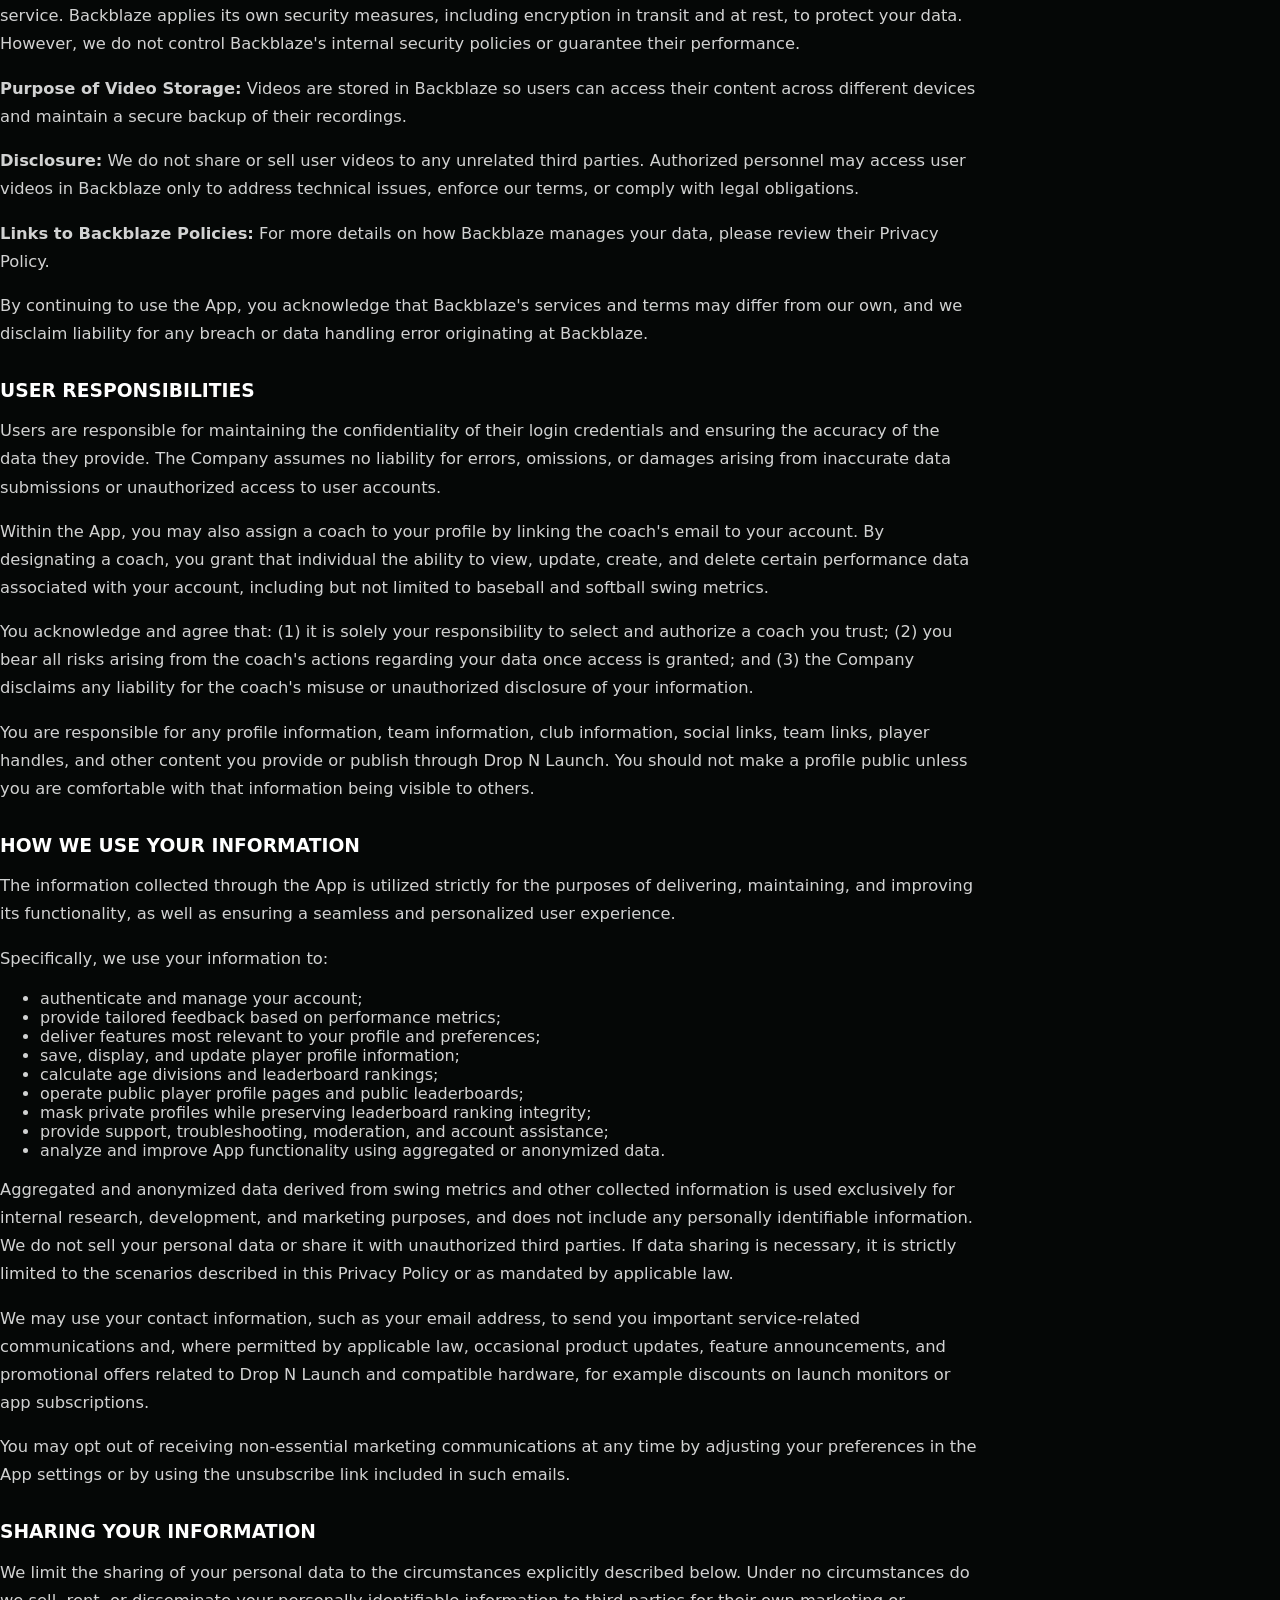
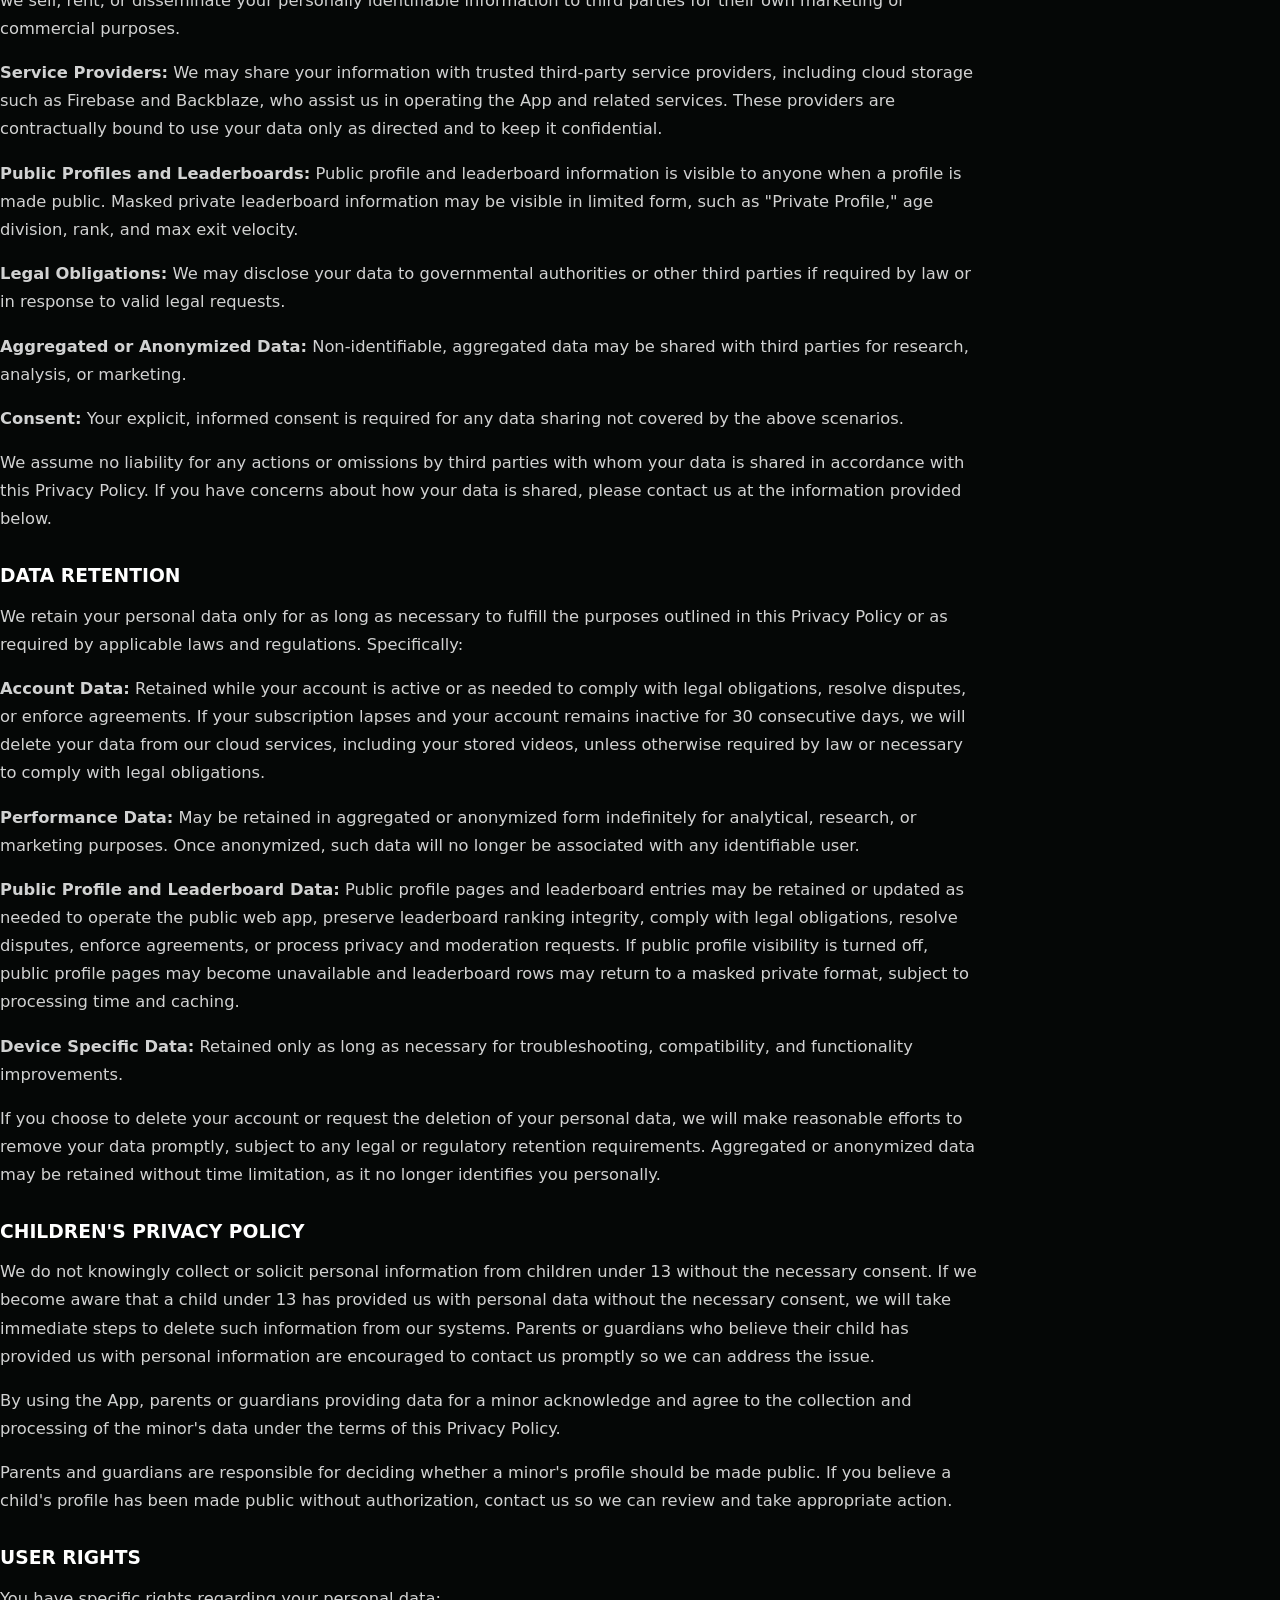
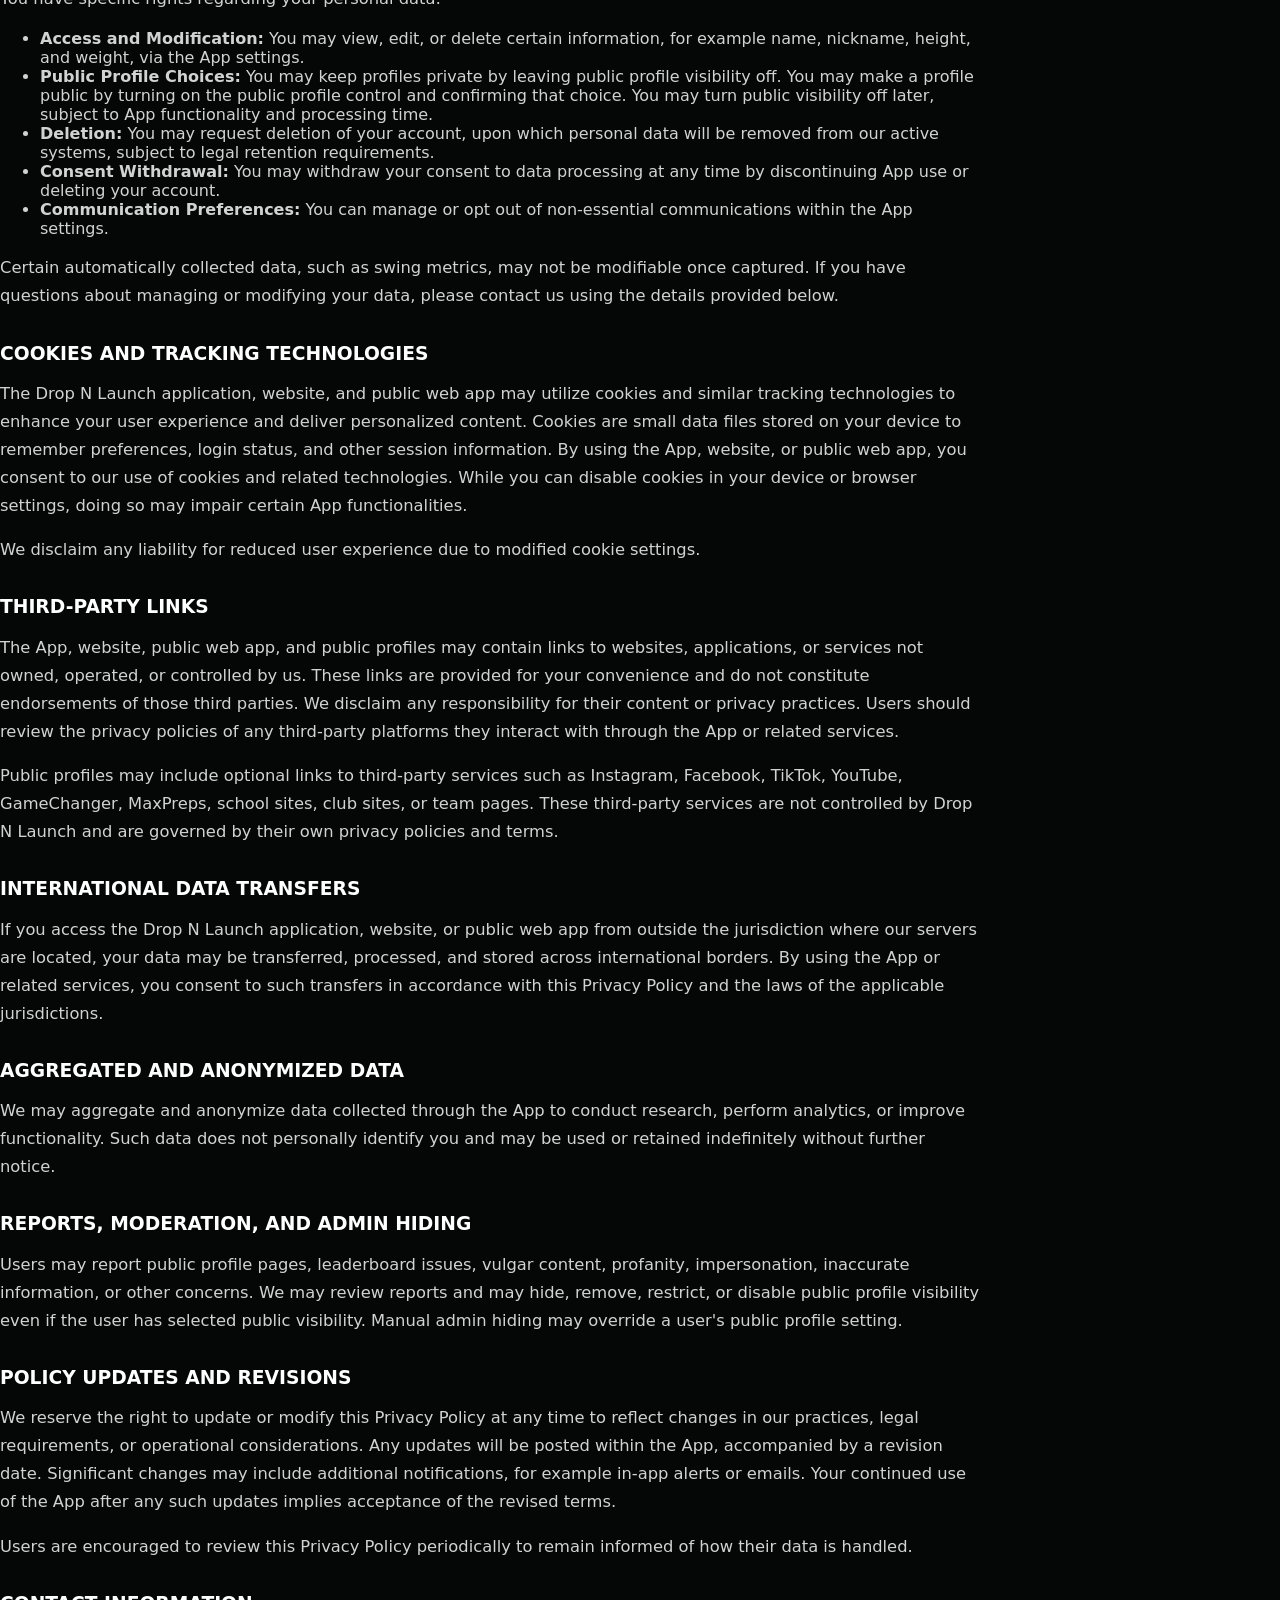
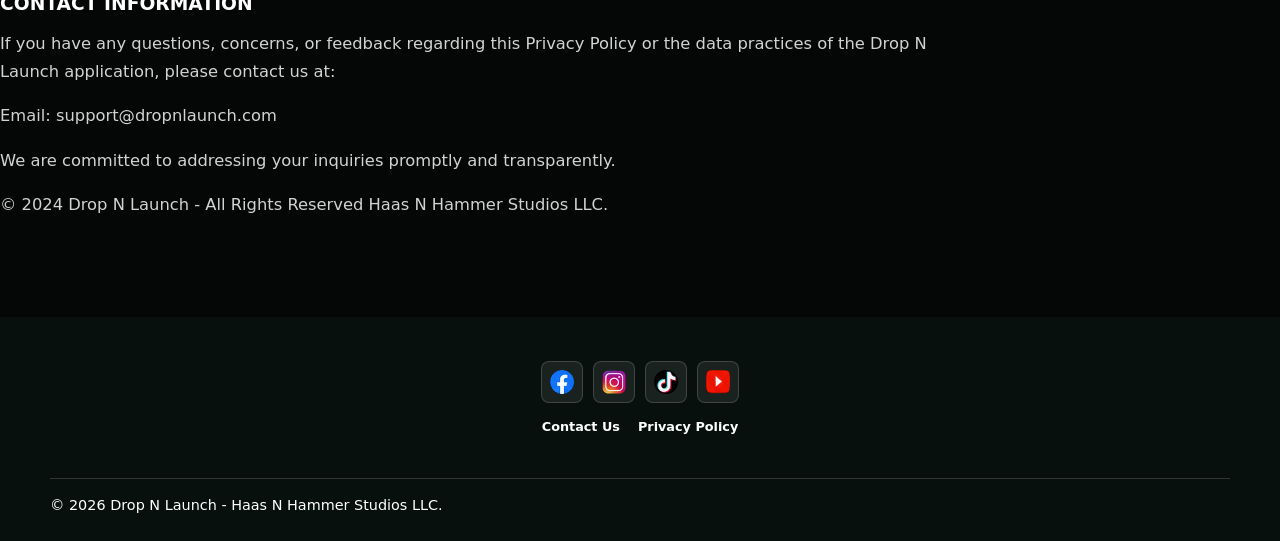
<file: terms-of-agreement.html>
<!doctype html>
<html lang="en">
  <head>
    <meta charset="utf-8">
    <meta name="viewport" content="width=device-width, initial-scale=1">
    <meta http-equiv="refresh" content="0;url=user-agreement.html">
    <title>Redirecting...</title>
  </head>
  <body>
    <p>Redirecting to <a href="user-agreement.html">User Agreement</a>.</p>
  </body>
</html>
</file>
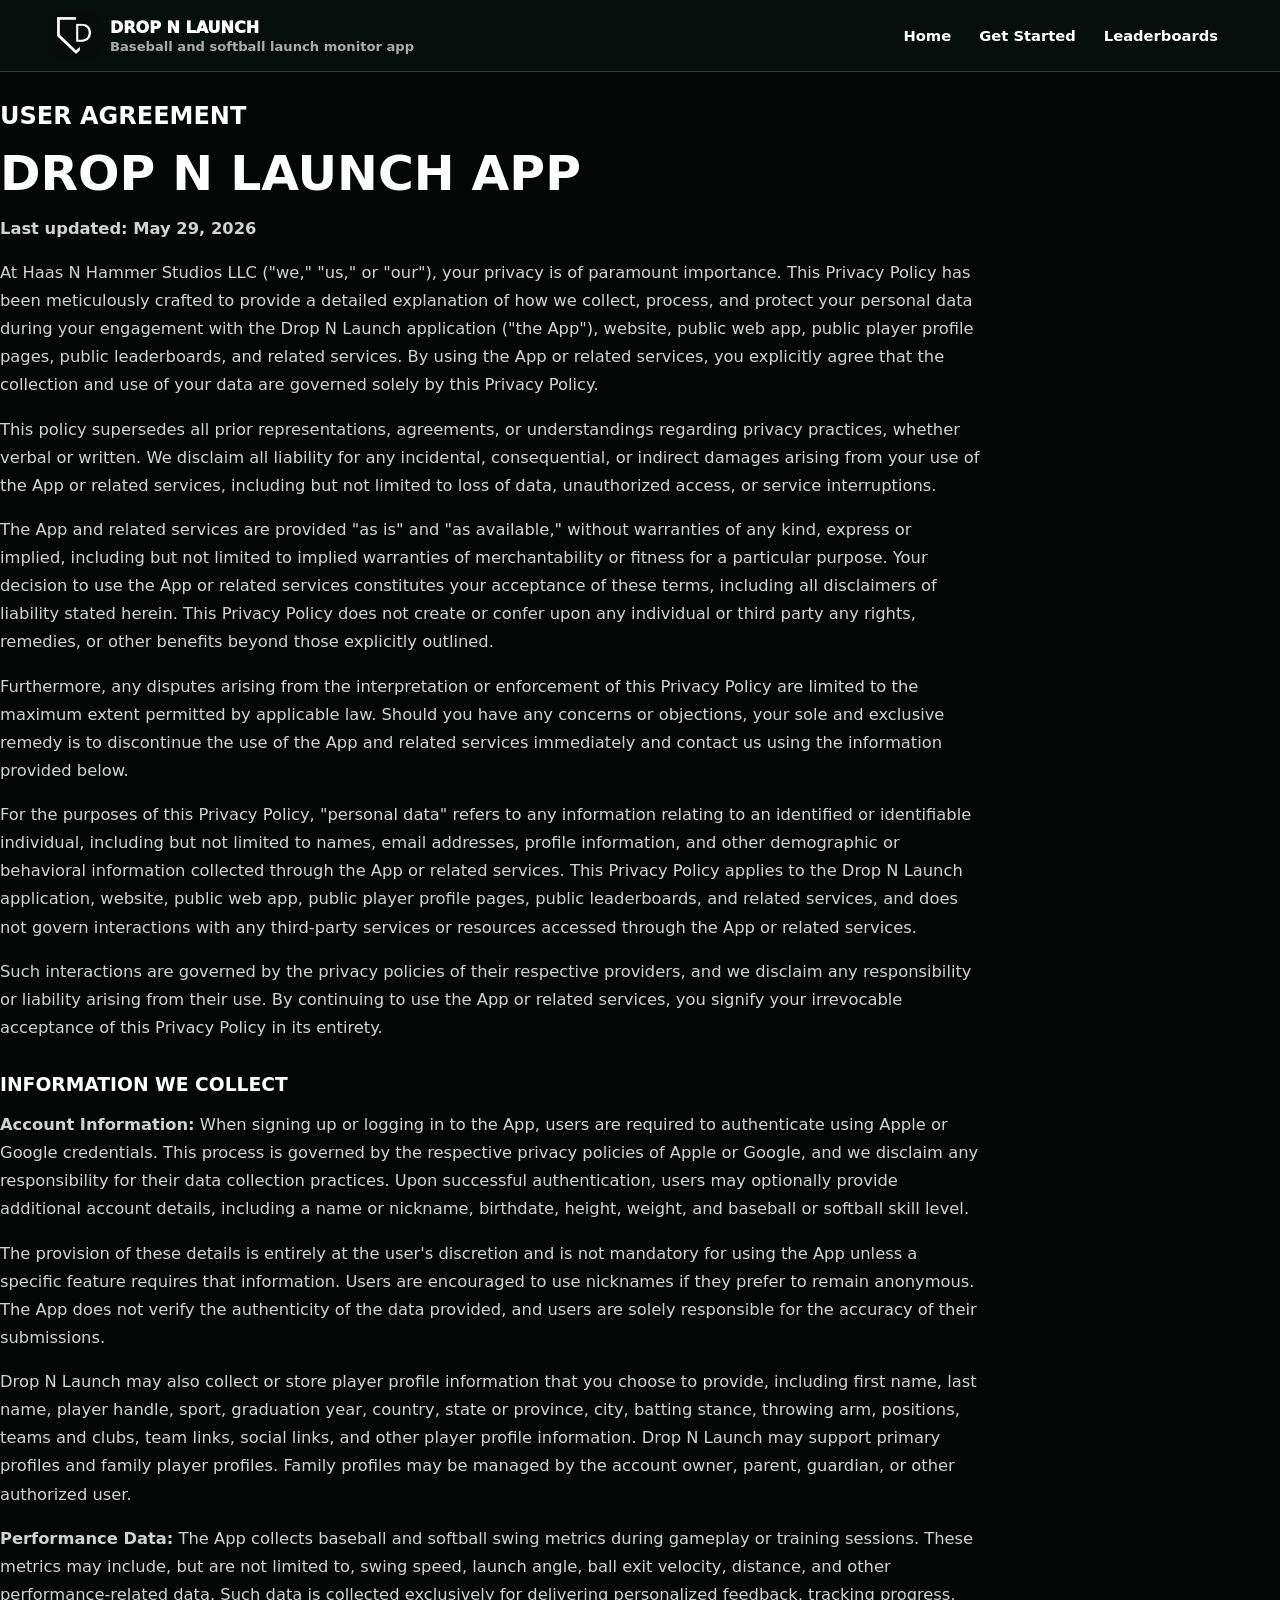
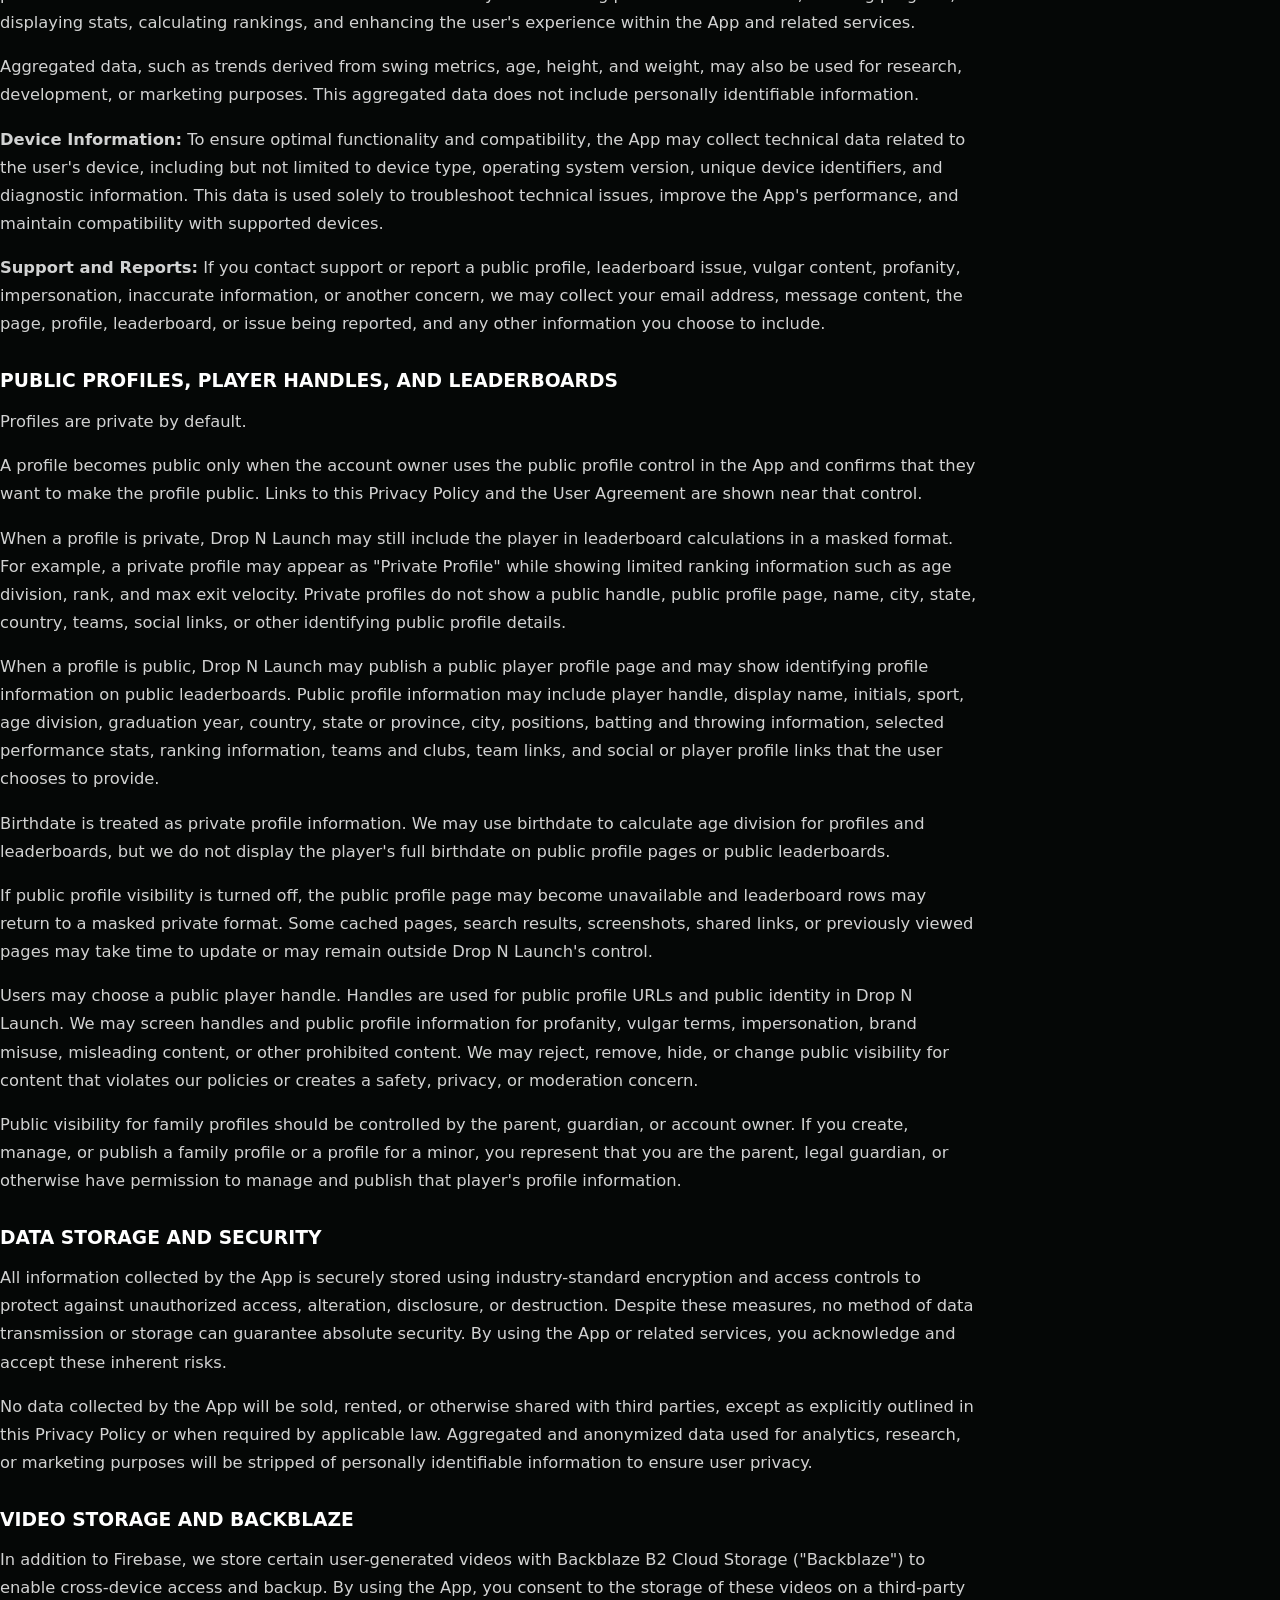
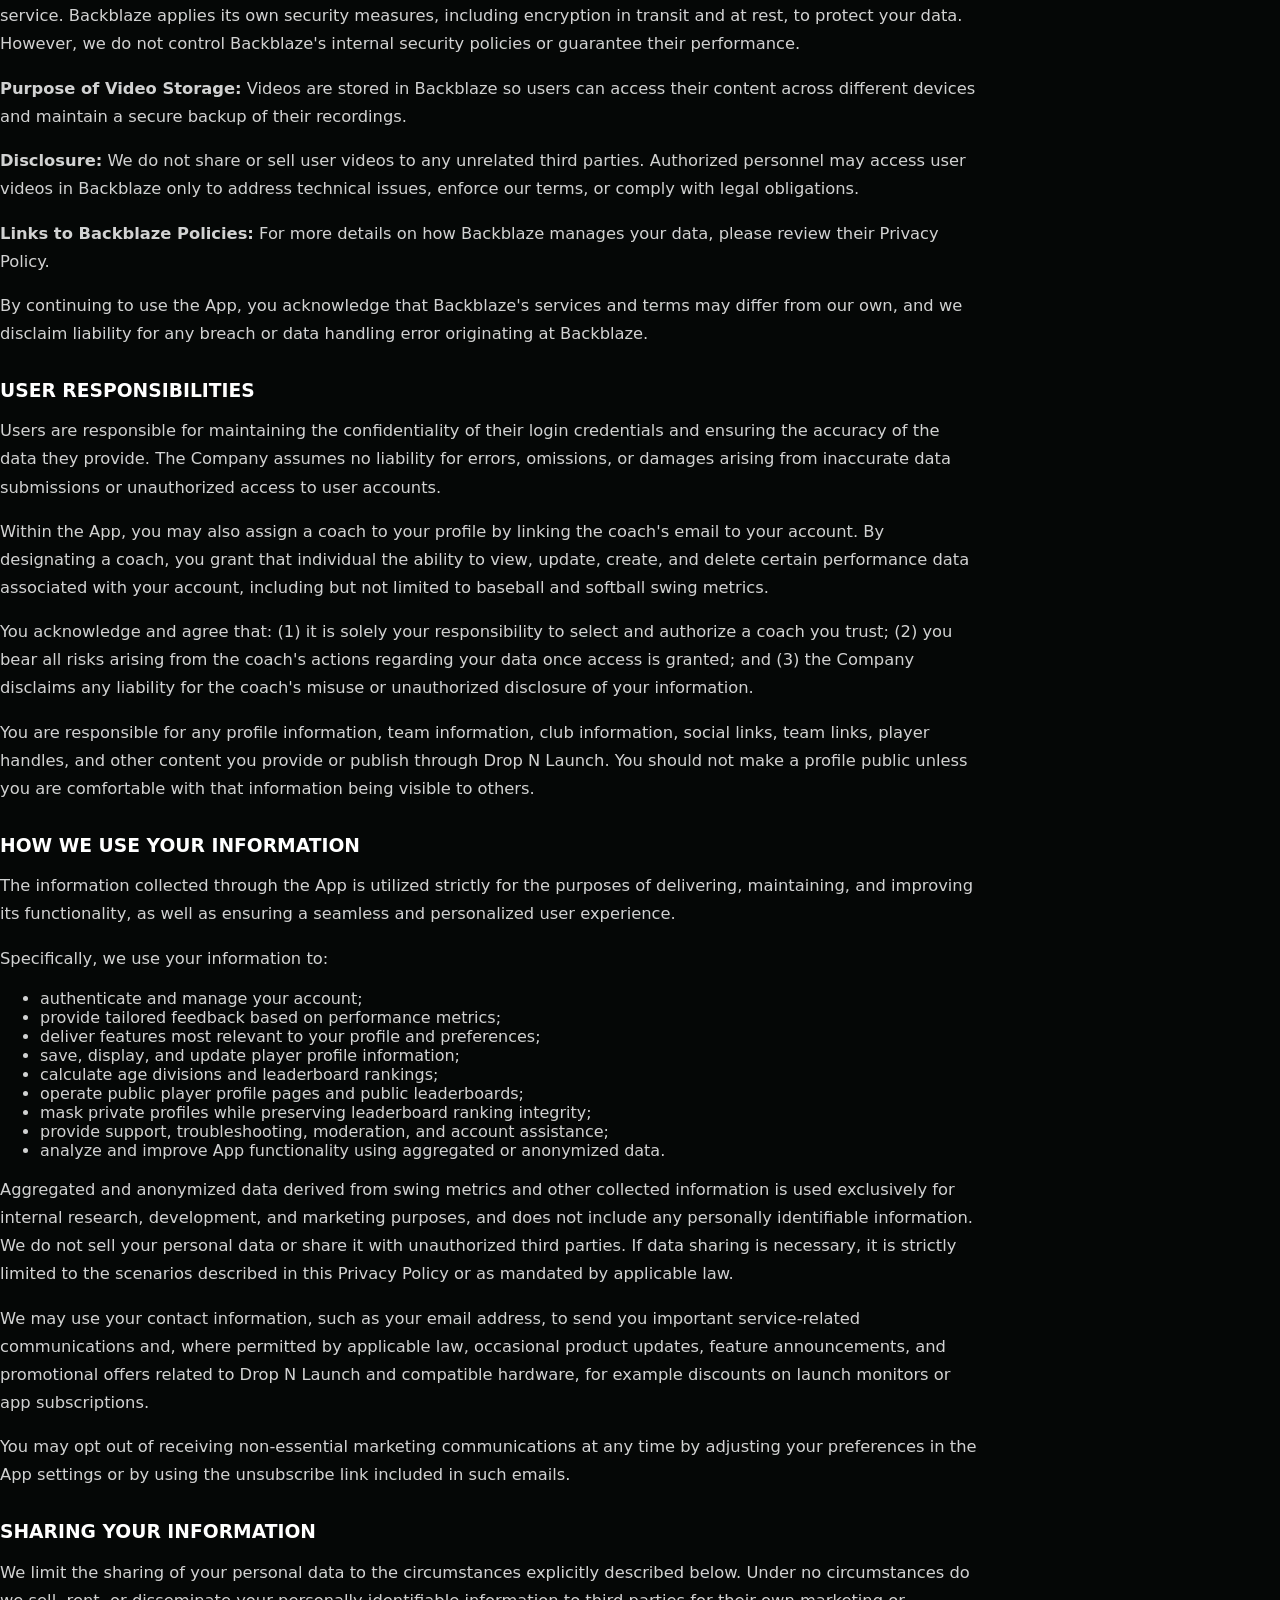
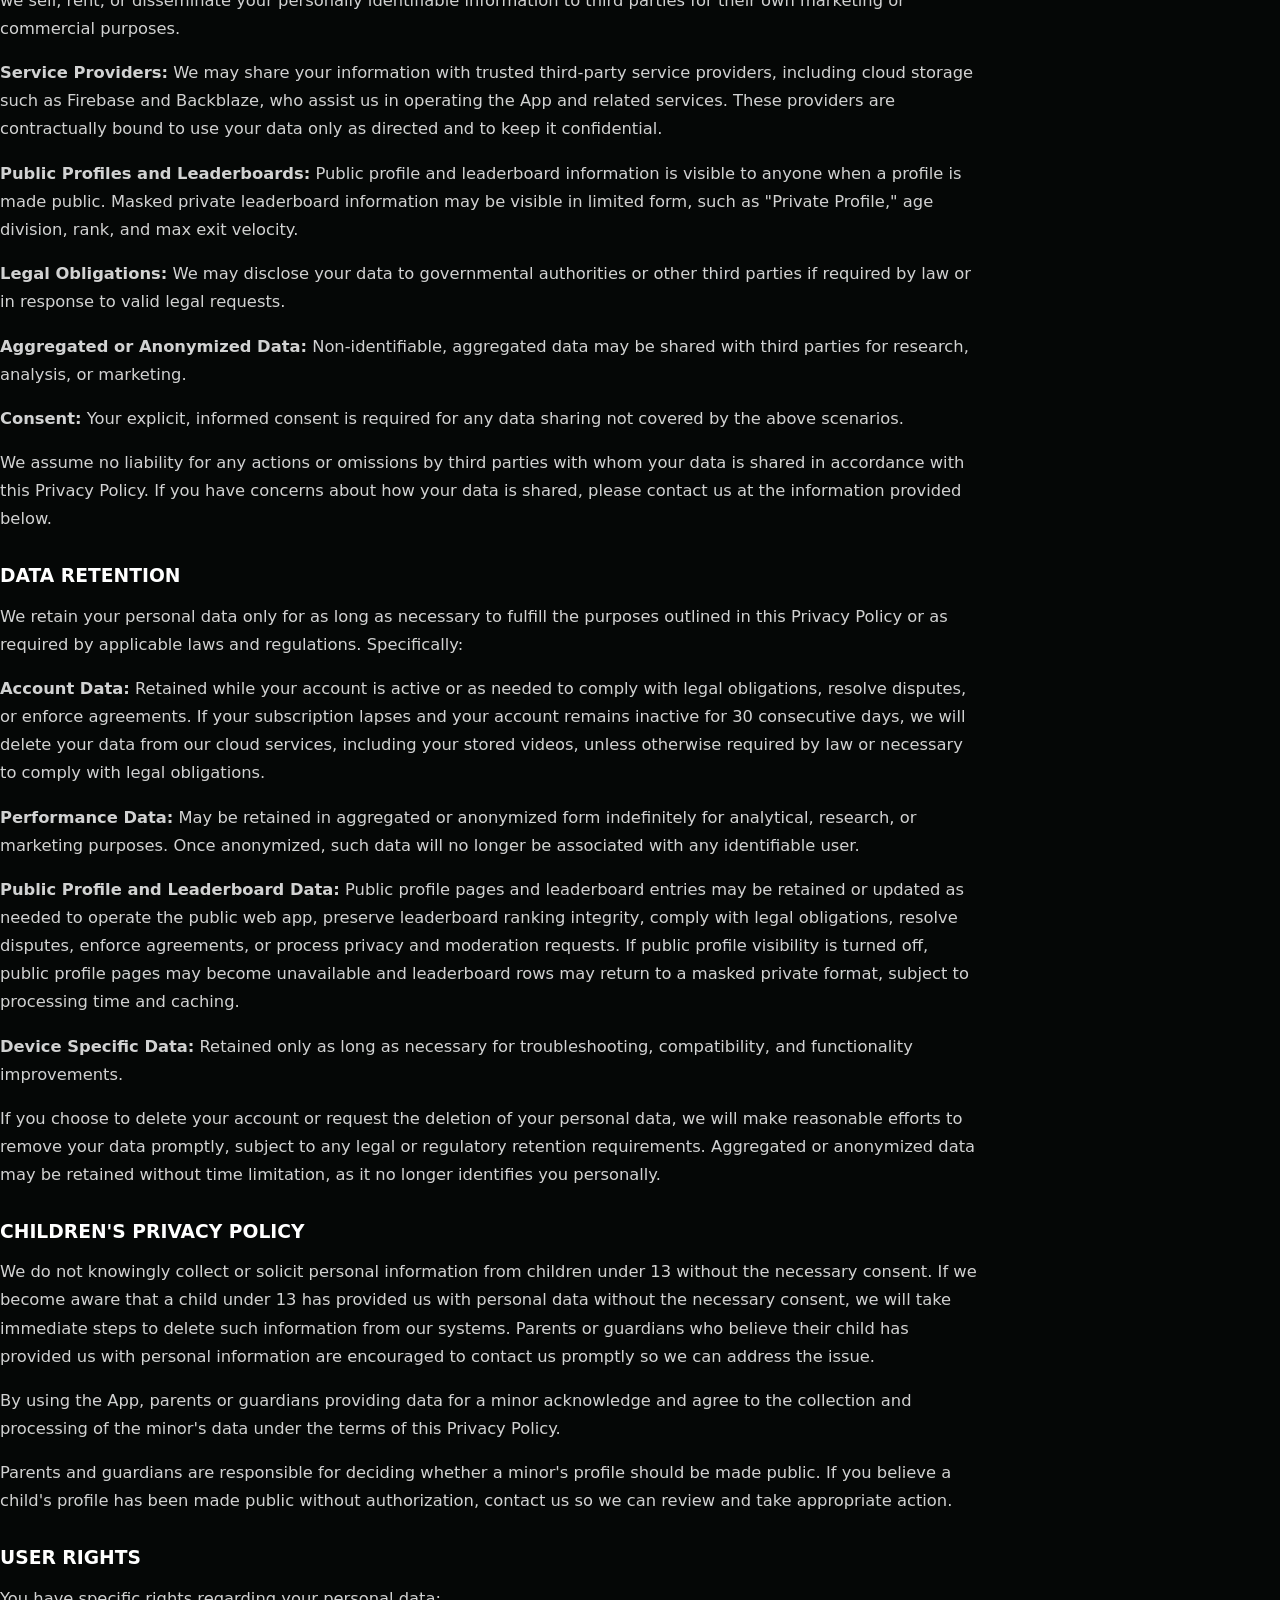
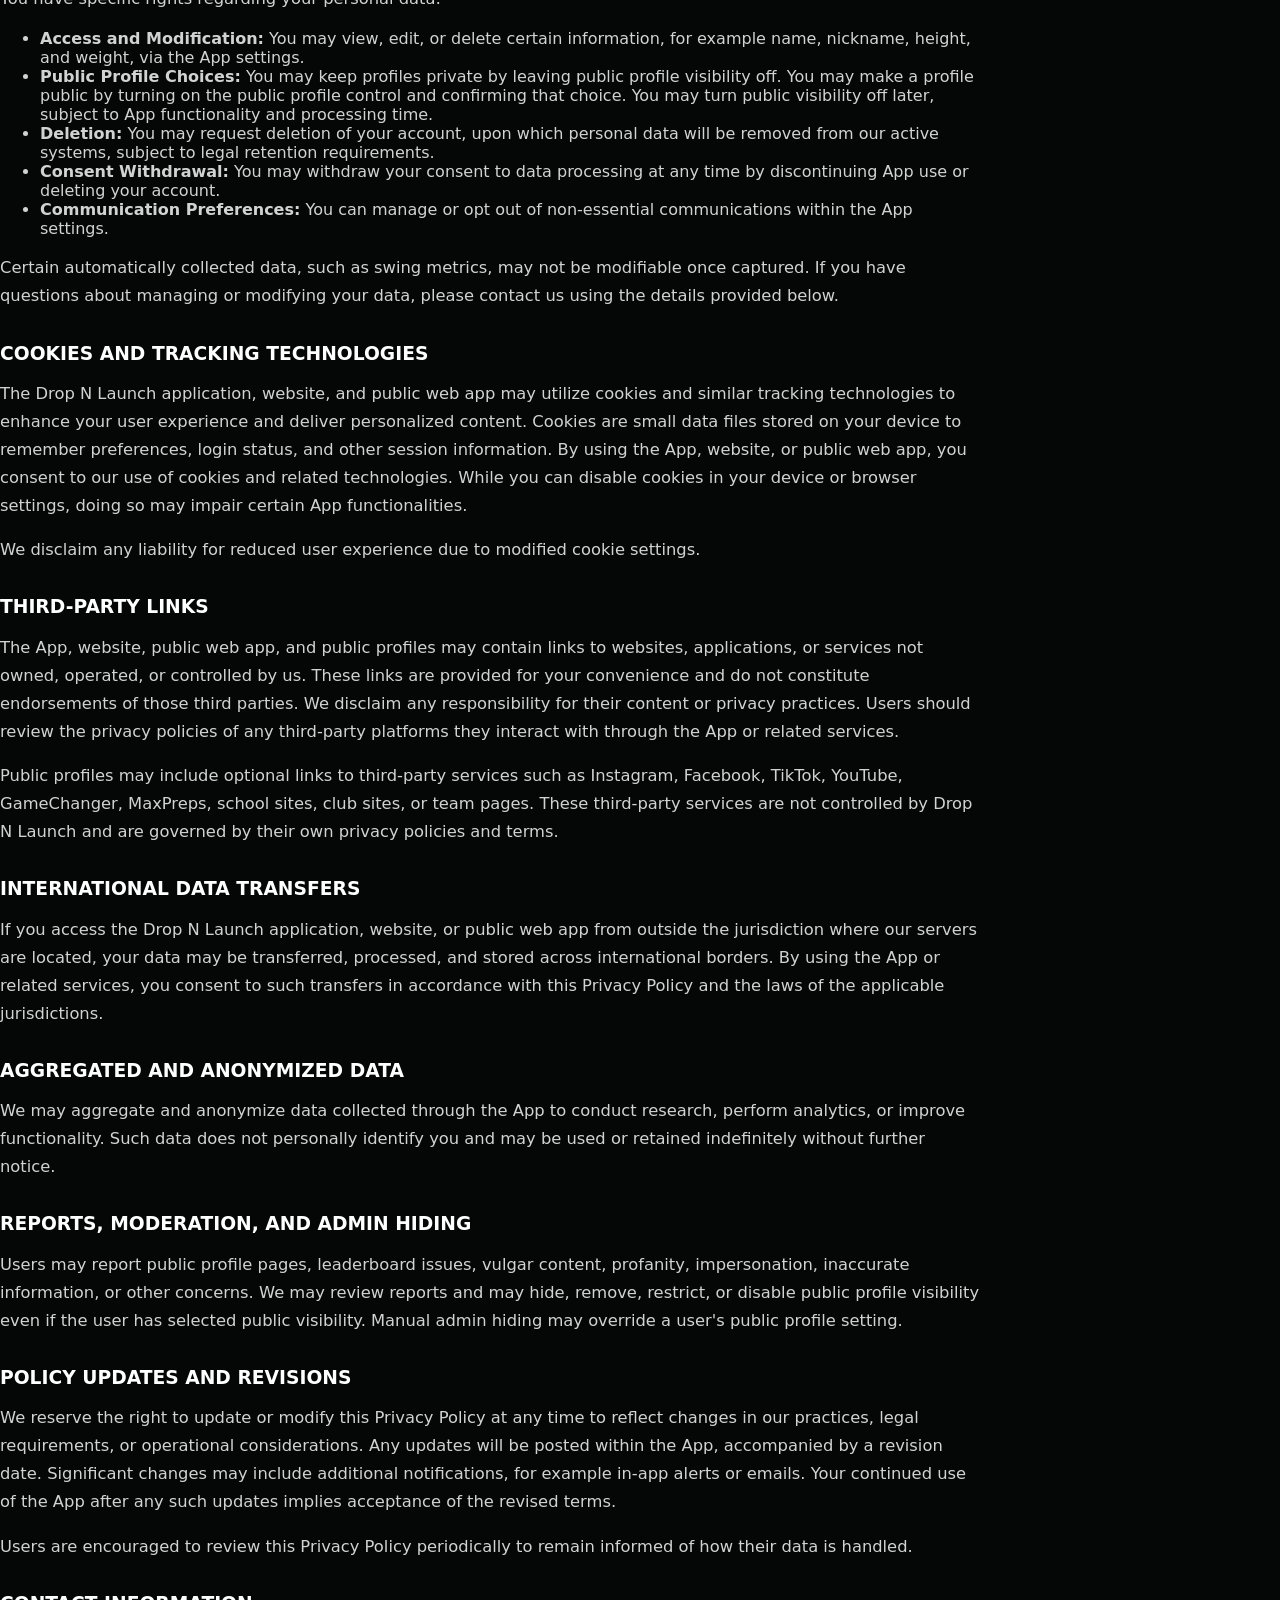
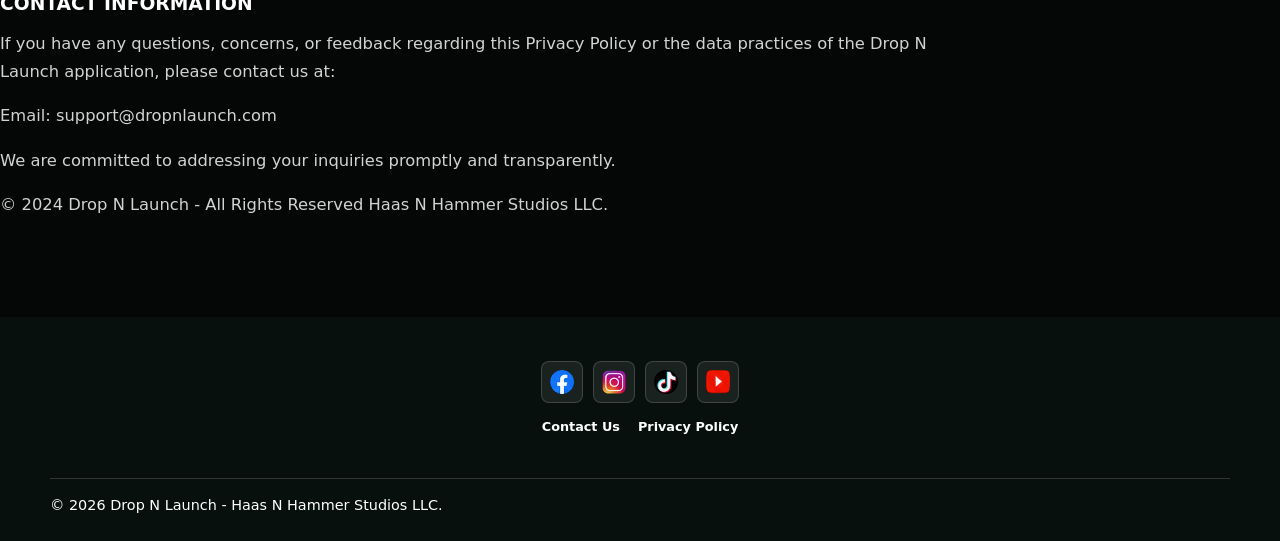
<file: user-agreement.html>
<!doctype html>
<html lang="en">
  <head>
    <meta charset="utf-8">
    <meta name="viewport" content="width=device-width, initial-scale=1">
    <title>User Agreement | Drop N Launch</title>
    <meta
      name="description"
      content="Drop N Launch user agreement and legal terms."
    >
    <link rel="icon" href="assets/dnl-homeplate-mark.png">
    <link rel="stylesheet" href="styles.css?v=site-refresh-20260605-header">
  </head>
  <body class="policy-page">
    <header class="site-header" data-header>
      <a class="brand" href="index.html#home" aria-label="Drop N Launch home">
        <span class="brand-mark">
          <img src="assets/dnl-homeplate-mark.png" alt="">
        </span>
        <span class="brand-copy">
          <span class="brand-name">Drop N Launch</span>
          <span class="brand-subtitle">Baseball and softball launch monitor app</span>
        </span>
      </a>
      <button class="nav-toggle" type="button" aria-label="Open menu" aria-expanded="false" aria-controls="site-nav">
        <span></span>
        <span></span>
        <span></span>
      </button>
      <nav class="site-nav" id="site-nav" aria-label="Primary navigation">
        <a href="index.html#home">Home</a>
        <a href="get-started.html">Get Started</a>
        <a href="https://leaderboards.dropnlaunch.com" target="_blank" rel="noreferrer">Leaderboards</a>
      </nav>
    </header>

    <main>
      <section class="section">
        <div class="policy-content" style="max-width: 980px;">
          <h1>USER AGREEMENT</h1>
          <h2>Drop N Launch App</h2>
          <p><strong>Last updated: May 29, 2026</strong></p>

          <p>At Haas N Hammer Studios LLC ("we," "us," or "our"), your privacy is of paramount importance. This Privacy Policy has been meticulously crafted to provide a detailed explanation of how we collect, process, and protect your personal data during your engagement with the Drop N Launch application ("the App"), website, public web app, public player profile pages, public leaderboards, and related services. By using the App or related services, you explicitly agree that the collection and use of your data are governed solely by this Privacy Policy.</p>

          <p>This policy supersedes all prior representations, agreements, or understandings regarding privacy practices, whether verbal or written. We disclaim all liability for any incidental, consequential, or indirect damages arising from your use of the App or related services, including but not limited to loss of data, unauthorized access, or service interruptions.</p>

          <p>The App and related services are provided "as is" and "as available," without warranties of any kind, express or implied, including but not limited to implied warranties of merchantability or fitness for a particular purpose. Your decision to use the App or related services constitutes your acceptance of these terms, including all disclaimers of liability stated herein. This Privacy Policy does not create or confer upon any individual or third party any rights, remedies, or other benefits beyond those explicitly outlined.</p>

          <p>Furthermore, any disputes arising from the interpretation or enforcement of this Privacy Policy are limited to the maximum extent permitted by applicable law. Should you have any concerns or objections, your sole and exclusive remedy is to discontinue the use of the App and related services immediately and contact us using the information provided below.</p>

          <p>For the purposes of this Privacy Policy, "personal data" refers to any information relating to an identified or identifiable individual, including but not limited to names, email addresses, profile information, and other demographic or behavioral information collected through the App or related services. This Privacy Policy applies to the Drop N Launch application, website, public web app, public player profile pages, public leaderboards, and related services, and does not govern interactions with any third-party services or resources accessed through the App or related services.</p>

          <p>Such interactions are governed by the privacy policies of their respective providers, and we disclaim any responsibility or liability arising from their use. By continuing to use the App or related services, you signify your irrevocable acceptance of this Privacy Policy in its entirety.</p>

          <h3>INFORMATION WE COLLECT</h3>
          <p><strong>Account Information:</strong> When signing up or logging in to the App, users are required to authenticate using Apple or Google credentials. This process is governed by the respective privacy policies of Apple or Google, and we disclaim any responsibility for their data collection practices. Upon successful authentication, users may optionally provide additional account details, including a name or nickname, birthdate, height, weight, and baseball or softball skill level.</p>

          <p>The provision of these details is entirely at the user's discretion and is not mandatory for using the App unless a specific feature requires that information. Users are encouraged to use nicknames if they prefer to remain anonymous. The App does not verify the authenticity of the data provided, and users are solely responsible for the accuracy of their submissions.</p>

          <p>Drop N Launch may also collect or store player profile information that you choose to provide, including first name, last name, player handle, sport, graduation year, country, state or province, city, batting stance, throwing arm, positions, teams and clubs, team links, social links, and other player profile information. Drop N Launch may support primary profiles and family player profiles. Family profiles may be managed by the account owner, parent, guardian, or other authorized user.</p>

          <p><strong>Performance Data:</strong> The App collects baseball and softball swing metrics during gameplay or training sessions. These metrics may include, but are not limited to, swing speed, launch angle, ball exit velocity, distance, and other performance-related data. Such data is collected exclusively for delivering personalized feedback, tracking progress, displaying stats, calculating rankings, and enhancing the user's experience within the App and related services.</p>

          <p>Aggregated data, such as trends derived from swing metrics, age, height, and weight, may also be used for research, development, or marketing purposes. This aggregated data does not include personally identifiable information.</p>

          <p><strong>Device Information:</strong> To ensure optimal functionality and compatibility, the App may collect technical data related to the user's device, including but not limited to device type, operating system version, unique device identifiers, and diagnostic information. This data is used solely to troubleshoot technical issues, improve the App's performance, and maintain compatibility with supported devices.</p>

          <p><strong>Support and Reports:</strong> If you contact support or report a public profile, leaderboard issue, vulgar content, profanity, impersonation, inaccurate information, or another concern, we may collect your email address, message content, the page, profile, leaderboard, or issue being reported, and any other information you choose to include.</p>

          <h3>PUBLIC PROFILES, PLAYER HANDLES, AND LEADERBOARDS</h3>
          <p>Profiles are private by default.</p>
          <p>A profile becomes public only when the account owner uses the public profile control in the App and confirms that they want to make the profile public. Links to this Privacy Policy and the User Agreement are shown near that control.</p>
          <p>When a profile is private, Drop N Launch may still include the player in leaderboard calculations in a masked format. For example, a private profile may appear as "Private Profile" while showing limited ranking information such as age division, rank, and max exit velocity. Private profiles do not show a public handle, public profile page, name, city, state, country, teams, social links, or other identifying public profile details.</p>
          <p>When a profile is public, Drop N Launch may publish a public player profile page and may show identifying profile information on public leaderboards. Public profile information may include player handle, display name, initials, sport, age division, graduation year, country, state or province, city, positions, batting and throwing information, selected performance stats, ranking information, teams and clubs, team links, and social or player profile links that the user chooses to provide.</p>
          <p>Birthdate is treated as private profile information. We may use birthdate to calculate age division for profiles and leaderboards, but we do not display the player's full birthdate on public profile pages or public leaderboards.</p>
          <p>If public profile visibility is turned off, the public profile page may become unavailable and leaderboard rows may return to a masked private format. Some cached pages, search results, screenshots, shared links, or previously viewed pages may take time to update or may remain outside Drop N Launch's control.</p>
          <p>Users may choose a public player handle. Handles are used for public profile URLs and public identity in Drop N Launch. We may screen handles and public profile information for profanity, vulgar terms, impersonation, brand misuse, misleading content, or other prohibited content. We may reject, remove, hide, or change public visibility for content that violates our policies or creates a safety, privacy, or moderation concern.</p>
          <p>Public visibility for family profiles should be controlled by the parent, guardian, or account owner. If you create, manage, or publish a family profile or a profile for a minor, you represent that you are the parent, legal guardian, or otherwise have permission to manage and publish that player's profile information.</p>

          <h3>DATA STORAGE AND SECURITY</h3>
          <p>All information collected by the App is securely stored using industry-standard encryption and access controls to protect against unauthorized access, alteration, disclosure, or destruction. Despite these measures, no method of data transmission or storage can guarantee absolute security. By using the App or related services, you acknowledge and accept these inherent risks.</p>
          <p>No data collected by the App will be sold, rented, or otherwise shared with third parties, except as explicitly outlined in this Privacy Policy or when required by applicable law. Aggregated and anonymized data used for analytics, research, or marketing purposes will be stripped of personally identifiable information to ensure user privacy.</p>

          <h3>VIDEO STORAGE AND BACKBLAZE</h3>
          <p>In addition to Firebase, we store certain user-generated videos with Backblaze B2 Cloud Storage ("Backblaze") to enable cross-device access and backup. By using the App, you consent to the storage of these videos on a third-party service. Backblaze applies its own security measures, including encryption in transit and at rest, to protect your data. However, we do not control Backblaze's internal security policies or guarantee their performance.</p>
          <p><strong>Purpose of Video Storage:</strong> Videos are stored in Backblaze so users can access their content across different devices and maintain a secure backup of their recordings.</p>
          <p><strong>Disclosure:</strong> We do not share or sell user videos to any unrelated third parties. Authorized personnel may access user videos in Backblaze only to address technical issues, enforce our terms, or comply with legal obligations.</p>
          <p><strong>Links to Backblaze Policies:</strong> For more details on how Backblaze manages your data, please review their Privacy Policy.</p>
          <p>By continuing to use the App, you acknowledge that Backblaze's services and terms may differ from our own, and we disclaim liability for any breach or data handling error originating at Backblaze.</p>

          <h3>USER RESPONSIBILITIES</h3>
          <p>Users are responsible for maintaining the confidentiality of their login credentials and ensuring the accuracy of the data they provide. The Company assumes no liability for errors, omissions, or damages arising from inaccurate data submissions or unauthorized access to user accounts.</p>
          <p>Within the App, you may also assign a coach to your profile by linking the coach's email to your account. By designating a coach, you grant that individual the ability to view, update, create, and delete certain performance data associated with your account, including but not limited to baseball and softball swing metrics.</p>
          <p>You acknowledge and agree that: (1) it is solely your responsibility to select and authorize a coach you trust; (2) you bear all risks arising from the coach's actions regarding your data once access is granted; and (3) the Company disclaims any liability for the coach's misuse or unauthorized disclosure of your information.</p>
          <p>You are responsible for any profile information, team information, club information, social links, team links, player handles, and other content you provide or publish through Drop N Launch. You should not make a profile public unless you are comfortable with that information being visible to others.</p>

          <h3>HOW WE USE YOUR INFORMATION</h3>
          <p>The information collected through the App is utilized strictly for the purposes of delivering, maintaining, and improving its functionality, as well as ensuring a seamless and personalized user experience.</p>
          <p>Specifically, we use your information to:</p>
          <ul>
            <li>authenticate and manage your account;</li>
            <li>provide tailored feedback based on performance metrics;</li>
            <li>deliver features most relevant to your profile and preferences;</li>
            <li>save, display, and update player profile information;</li>
            <li>calculate age divisions and leaderboard rankings;</li>
            <li>operate public player profile pages and public leaderboards;</li>
            <li>mask private profiles while preserving leaderboard ranking integrity;</li>
            <li>provide support, troubleshooting, moderation, and account assistance;</li>
            <li>analyze and improve App functionality using aggregated or anonymized data.</li>
          </ul>
          <p>Aggregated and anonymized data derived from swing metrics and other collected information is used exclusively for internal research, development, and marketing purposes, and does not include any personally identifiable information. We do not sell your personal data or share it with unauthorized third parties. If data sharing is necessary, it is strictly limited to the scenarios described in this Privacy Policy or as mandated by applicable law.</p>

          <p>We may use your contact information, such as your email address, to send you important service-related communications and, where permitted by applicable law, occasional product updates, feature announcements, and promotional offers related to Drop N Launch and compatible hardware, for example discounts on launch monitors or app subscriptions.</p>
          <p>You may opt out of receiving non-essential marketing communications at any time by adjusting your preferences in the App settings or by using the unsubscribe link included in such emails.</p>

          <h3>SHARING YOUR INFORMATION</h3>
          <p>We limit the sharing of your personal data to the circumstances explicitly described below. Under no circumstances do we sell, rent, or disseminate your personally identifiable information to third parties for their own marketing or commercial purposes.</p>
          <p><strong>Service Providers:</strong> We may share your information with trusted third-party service providers, including cloud storage such as Firebase and Backblaze, who assist us in operating the App and related services. These providers are contractually bound to use your data only as directed and to keep it confidential.</p>
          <p><strong>Public Profiles and Leaderboards:</strong> Public profile and leaderboard information is visible to anyone when a profile is made public. Masked private leaderboard information may be visible in limited form, such as "Private Profile," age division, rank, and max exit velocity.</p>
          <p><strong>Legal Obligations:</strong> We may disclose your data to governmental authorities or other third parties if required by law or in response to valid legal requests.</p>
          <p><strong>Aggregated or Anonymized Data:</strong> Non-identifiable, aggregated data may be shared with third parties for research, analysis, or marketing.</p>
          <p><strong>Consent:</strong> Your explicit, informed consent is required for any data sharing not covered by the above scenarios.</p>
          <p>We assume no liability for any actions or omissions by third parties with whom your data is shared in accordance with this Privacy Policy. If you have concerns about how your data is shared, please contact us at the information provided below.</p>

          <h3>DATA RETENTION</h3>
          <p>We retain your personal data only for as long as necessary to fulfill the purposes outlined in this Privacy Policy or as required by applicable laws and regulations. Specifically:</p>
          <p><strong>Account Data:</strong> Retained while your account is active or as needed to comply with legal obligations, resolve disputes, or enforce agreements. If your subscription lapses and your account remains inactive for 30 consecutive days, we will delete your data from our cloud services, including your stored videos, unless otherwise required by law or necessary to comply with legal obligations.</p>
          <p><strong>Performance Data:</strong> May be retained in aggregated or anonymized form indefinitely for analytical, research, or marketing purposes. Once anonymized, such data will no longer be associated with any identifiable user.</p>
          <p><strong>Public Profile and Leaderboard Data:</strong> Public profile pages and leaderboard entries may be retained or updated as needed to operate the public web app, preserve leaderboard ranking integrity, comply with legal obligations, resolve disputes, enforce agreements, or process privacy and moderation requests. If public profile visibility is turned off, public profile pages may become unavailable and leaderboard rows may return to a masked private format, subject to processing time and caching.</p>
          <p><strong>Device Specific Data:</strong> Retained only as long as necessary for troubleshooting, compatibility, and functionality improvements.</p>
          <p>If you choose to delete your account or request the deletion of your personal data, we will make reasonable efforts to remove your data promptly, subject to any legal or regulatory retention requirements. Aggregated or anonymized data may be retained without time limitation, as it no longer identifies you personally.</p>

          <h3>CHILDREN'S PRIVACY POLICY</h3>
          <p>We do not knowingly collect or solicit personal information from children under 13 without the necessary consent. If we become aware that a child under 13 has provided us with personal data without the necessary consent, we will take immediate steps to delete such information from our systems. Parents or guardians who believe their child has provided us with personal information are encouraged to contact us promptly so we can address the issue.</p>
          <p>By using the App, parents or guardians providing data for a minor acknowledge and agree to the collection and processing of the minor's data under the terms of this Privacy Policy.</p>
          <p>Parents and guardians are responsible for deciding whether a minor's profile should be made public. If you believe a child's profile has been made public without authorization, contact us so we can review and take appropriate action.</p>

          <h3>USER RIGHTS</h3>
          <p>You have specific rights regarding your personal data:</p>
          <ul>
            <li><strong>Access and Modification:</strong> You may view, edit, or delete certain information, for example name, nickname, height, and weight, via the App settings.</li>
            <li><strong>Public Profile Choices:</strong> You may keep profiles private by leaving public profile visibility off. You may make a profile public by turning on the public profile control and confirming that choice. You may turn public visibility off later, subject to App functionality and processing time.</li>
            <li><strong>Deletion:</strong> You may request deletion of your account, upon which personal data will be removed from our active systems, subject to legal retention requirements.</li>
            <li><strong>Consent Withdrawal:</strong> You may withdraw your consent to data processing at any time by discontinuing App use or deleting your account.</li>
            <li><strong>Communication Preferences:</strong> You can manage or opt out of non-essential communications within the App settings.</li>
          </ul>
          <p>Certain automatically collected data, such as swing metrics, may not be modifiable once captured. If you have questions about managing or modifying your data, please contact us using the details provided below.</p>

          <h3>COOKIES AND TRACKING TECHNOLOGIES</h3>
          <p>The Drop N Launch application, website, and public web app may utilize cookies and similar tracking technologies to enhance your user experience and deliver personalized content. Cookies are small data files stored on your device to remember preferences, login status, and other session information. By using the App, website, or public web app, you consent to our use of cookies and related technologies. While you can disable cookies in your device or browser settings, doing so may impair certain App functionalities.</p>
          <p>We disclaim any liability for reduced user experience due to modified cookie settings.</p>

          <h3>THIRD-PARTY LINKS</h3>
          <p>The App, website, public web app, and public profiles may contain links to websites, applications, or services not owned, operated, or controlled by us. These links are provided for your convenience and do not constitute endorsements of those third parties. We disclaim any responsibility for their content or privacy practices. Users should review the privacy policies of any third-party platforms they interact with through the App or related services.</p>
          <p>Public profiles may include optional links to third-party services such as Instagram, Facebook, TikTok, YouTube, GameChanger, MaxPreps, school sites, club sites, or team pages. These third-party services are not controlled by Drop N Launch and are governed by their own privacy policies and terms.</p>

          <h3>INTERNATIONAL DATA TRANSFERS</h3>
          <p>If you access the Drop N Launch application, website, or public web app from outside the jurisdiction where our servers are located, your data may be transferred, processed, and stored across international borders. By using the App or related services, you consent to such transfers in accordance with this Privacy Policy and the laws of the applicable jurisdictions.</p>

          <h3>AGGREGATED AND ANONYMIZED DATA</h3>
          <p>We may aggregate and anonymize data collected through the App to conduct research, perform analytics, or improve functionality. Such data does not personally identify you and may be used or retained indefinitely without further notice.</p>

          <h3>REPORTS, MODERATION, AND ADMIN HIDING</h3>
          <p>Users may report public profile pages, leaderboard issues, vulgar content, profanity, impersonation, inaccurate information, or other concerns. We may review reports and may hide, remove, restrict, or disable public profile visibility even if the user has selected public visibility. Manual admin hiding may override a user's public profile setting.</p>

          <h3>POLICY UPDATES AND REVISIONS</h3>
          <p>We reserve the right to update or modify this Privacy Policy at any time to reflect changes in our practices, legal requirements, or operational considerations. Any updates will be posted within the App, accompanied by a revision date. Significant changes may include additional notifications, for example in-app alerts or emails. Your continued use of the App after any such updates implies acceptance of the revised terms.</p>
          <p>Users are encouraged to review this Privacy Policy periodically to remain informed of how their data is handled.</p>

          <h3>CONTACT INFORMATION</h3>
          <p>If you have any questions, concerns, or feedback regarding this Privacy Policy or the data practices of the Drop N Launch application, please contact us at:</p>
          <p>Email: support@dropnlaunch.com</p>
          <p>We are committed to addressing your inquiries promptly and transparently.</p>
          <p>© 2024 Drop N Launch - All Rights Reserved Haas N Hammer Studios LLC.</p>
        </div>
      </section>
    </main>

    <footer class="site-footer">
      <div class="footer-main">
        <div class="social-links" aria-label="Social links">
          <a href="https://www.facebook.com/profile.php?id=61566964097134" target="_blank" rel="noreferrer" aria-label="Facebook">
            <img src="assets/facebook.png" alt="">
          </a>
          <a href="https://www.instagram.com/drop_n_launch_app?igsh=djl2ZTNyOXl3eXNi" target="_blank" rel="noreferrer" aria-label="Instagram">
            <img src="assets/instagram.png" alt="">
          </a>
          <a href="https://www.tiktok.com/@drop.n.launch" target="_blank" rel="noreferrer" aria-label="TikTok">
            <img src="assets/tiktok.png" alt="">
          </a>
          <a href="https://www.youtube.com/@DropNLaunchApp" target="_blank" rel="noreferrer" aria-label="YouTube">
            <img src="assets/youtube.png" alt="">
          </a>
        </div>
        <div class="footer-links" aria-label="Footer links">
          <a href="contact.html">Contact Us</a>
          <a href="privacy-policy.html">Privacy Policy</a>
        </div>
      </div>
      <div class="footer-bottom">
        <span>&copy; 2026 Drop N Launch - Haas N Hammer Studios LLC.</span>
      </div>
    </footer>

    <script src="script.js"></script>
  </body>
</html>
</file>
<file: styles.css>
:root {
  --black: #050706;
  --ink: #121715;
  --muted: #667064;
  --white: #ffffff;
  --paper: #f7f8f5;
  --panel: #ffffff;
  --line: #dbe4d4;
  --line-dark: rgba(255, 255, 255, 0.16);
  --green: #76ce00;
  --green-soft: #c7f36f;
  --field: #2c8a55;
  --sky: #4f8bb5;
  --shadow: 0 22px 60px rgba(7, 16, 13, 0.13);
  --home-section-title: 3rem;
  --home-section-title-mobile: 1.72rem;
  --home-section-copy: 1.04rem;
  --home-section-copy-mobile: 0.94rem;
}

* {
  box-sizing: border-box;
}

html {
  scroll-behavior: smooth;
  background: var(--black);
}

body {
  margin: 0;
  color: var(--ink);
  background:
    radial-gradient(circle at 16% 24%, rgba(255, 255, 255, 0.08), transparent 30%),
    radial-gradient(circle at 82% 52%, rgba(118, 206, 0, 0.08), transparent 28%),
    linear-gradient(180deg, #050706 0%, #07100d 46%, #050706 100%);
  font-family: Inter, ui-sans-serif, system-ui, -apple-system, BlinkMacSystemFont, "Segoe UI", sans-serif;
  letter-spacing: 0;
  overflow-x: clip;
}

main {
  position: relative;
  background:
    linear-gradient(90deg, rgba(255, 255, 255, 0.025) 1px, transparent 1px),
    linear-gradient(0deg, rgba(255, 255, 255, 0.018) 1px, transparent 1px),
    radial-gradient(circle at 12% 34%, rgba(255, 255, 255, 0.1), transparent 24%),
    radial-gradient(circle at 88% 64%, rgba(118, 206, 0, 0.07), transparent 28%),
    linear-gradient(180deg, #050706 0%, #08120e 44%, #050706 100%);
  background-size: 54px 54px, 54px 54px, auto, auto, auto;
}

img {
  display: block;
  max-width: 100%;
}

a {
  color: inherit;
  text-decoration: none;
}

button {
  border: 0;
  font: inherit;
}

.site-header {
  position: fixed;
  z-index: 20;
  top: 0;
  left: 0;
  width: 100%;
  min-height: 72px;
  display: flex;
  align-items: center;
  justify-content: space-between;
  gap: 18px;
  padding: 10px max(16px, calc((100% - 1180px) / 2));
  border-bottom: 1px solid rgba(255, 255, 255, 0.18);
  background: rgba(5, 7, 6, 0.72);
  color: var(--white);
  box-shadow: 0 10px 32px rgba(0, 0, 0, 0.2);
  backdrop-filter: blur(16px);
}

.site-header.is-scrolled {
  border-bottom-color: rgba(18, 23, 21, 0.12);
  background: rgba(255, 255, 255, 0.9);
  color: var(--ink);
}

.brand,
.site-nav {
  display: flex;
  align-items: center;
}

.brand {
  gap: 12px;
  min-width: 0;
}

.brand-mark {
  width: 48px;
  height: 48px;
  display: grid;
  place-items: center;
  flex: 0 0 auto;
  border-radius: 8px;
  background: #080c0a;
  overflow: hidden;
}

.brand-mark img {
  width: 34px;
  height: auto;
}

.brand-copy {
  display: grid;
  min-width: 0;
}

.brand-name {
  font-weight: 950;
  text-transform: uppercase;
  letter-spacing: 0;
}

.brand-subtitle {
  margin-top: 2px;
  color: rgba(255, 255, 255, 0.66);
  font-size: 0.82rem;
  font-weight: 750;
}

.site-header.is-scrolled .brand-subtitle {
  color: var(--muted);
}

.site-nav {
  gap: 4px;
}

.site-nav a,
.nav-cta,
.button,
.text-link {
  min-height: 42px;
  display: inline-flex;
  align-items: center;
  justify-content: center;
  border-radius: 8px;
  font-weight: 900;
}

.site-nav a {
  padding: 0 12px;
  color: currentColor;
  font-size: 0.92rem;
}

.site-nav a:hover,
.site-nav a:focus-visible {
  background: rgba(118, 206, 0, 0.16);
  outline: none;
}

.site-nav .nav-cta {
  margin-left: 6px;
  padding: 0 16px;
  background: var(--green);
  color: #08100c;
}

.nav-toggle {
  width: 44px;
  height: 44px;
  display: none;
  place-items: center;
  border-radius: 8px;
  border: 1px solid rgba(118, 206, 0, 0.46);
  background:
    linear-gradient(135deg, rgba(255, 255, 255, 0.12), rgba(255, 255, 255, 0.02) 42%, rgba(118, 206, 0, 0.12)),
    #101713;
  color: var(--white);
  box-shadow:
    inset 0 1px 0 rgba(255, 255, 255, 0.2),
    0 0 0 1px rgba(255, 255, 255, 0.08),
    0 12px 26px rgba(0, 0, 0, 0.34);
  cursor: pointer;
}

.nav-toggle span {
  width: 20px;
  height: 2px;
  display: block;
  grid-column: 1;
  grid-row: 1;
  border-radius: 999px;
  background: currentColor;
  box-shadow: 0 0 10px rgba(118, 206, 0, 0.34);
  transition: transform 180ms ease, opacity 180ms ease;
}

.nav-toggle span:first-child {
  transform: translateY(-7px);
}

.nav-toggle span:last-child {
  transform: translateY(7px);
}

.nav-toggle[aria-expanded="true"] span:first-child {
  transform: rotate(45deg);
}

.nav-toggle[aria-expanded="true"] span:nth-child(2) {
  opacity: 0;
}

.nav-toggle[aria-expanded="true"] span:last-child {
  transform: rotate(-45deg);
}

.hero {
  position: relative;
  min-height: clamp(390px, 48svh, 560px);
  display: flex;
  align-items: flex-end;
  padding: 0;
  background-image:
    linear-gradient(90deg, rgba(2, 5, 4, 0.72) 0%, rgba(2, 5, 4, 0.48) 48%, rgba(2, 5, 4, 0.14) 100%),
    linear-gradient(0deg, rgba(2, 5, 4, 0.12), rgba(2, 5, 4, 0)),
    url("assets/cage-setup.jpeg");
  background-position: center, center, center 46%;
  background-repeat: no-repeat;
  background-size: cover, cover, 112% auto;
  color: var(--white);
  overflow: hidden;
}

.hero-shell,
.hero-inner,
.coach-inner,
.download-inner,
.footer-main,
.footer-bottom,
.score-strip,
.setup-workbench {
  width: min(1180px, calc(100% - 32px));
  margin: 0 auto;
}

.hero-inner {
  max-width: 790px;
  margin: 0;
  padding: 60px 0 14px;
}

.hero-shell {
  display: block;
}

.eyebrow,
.section-kicker,
.panel-kicker {
  margin: 0 0 14px;
  color: var(--green);
  font-size: 0.84rem;
  font-weight: 950;
  text-transform: uppercase;
  letter-spacing: 0;
}

.section-kicker.light {
  color: var(--green-soft);
}

.hero .eyebrow {
  margin: 6px 0 0;
  color: rgba(255, 255, 255, 0.82);
}

.hero h1 {
  max-width: 760px;
  margin: 0;
  color: var(--white);
  font-size: 5.45rem;
  line-height: 0.9;
  text-transform: uppercase;
  text-shadow: 0 8px 28px rgba(0, 0, 0, 0.48);
}

.hero-title-logo {
  position: absolute;
  z-index: 1;
  top: 88px;
  left: max(16px, calc((100% - 1180px) / 2));
  width: clamp(138px, 14vw, 176px);
  margin: 0;
  font-size: 0;
  line-height: 1;
}

.hero-title-logo img {
  display: block;
  width: 100%;
  height: auto;
  filter: drop-shadow(0 12px 28px rgba(0, 0, 0, 0.44));
}

.hero-copy {
  max-width: 650px;
  margin: 0;
  color: rgba(255, 255, 255, 0.84);
  font-size: 1.16rem;
  line-height: 1.36;
}

.hero-actions,
.hero-store-links {
  display: flex;
  flex-wrap: wrap;
  gap: 10px;
  margin-top: 8px;
}

.button {
  min-width: 178px;
  padding: 0 18px;
}

.primary-button {
  background: var(--green);
  color: #061009;
}

.secondary-button {
  border: 1px solid rgba(255, 255, 255, 0.28);
  background: rgba(255, 255, 255, 0.08);
  color: var(--white);
}

.button:hover,
.button:focus-visible,
.text-link:hover,
.text-link:focus-visible {
  outline: none;
  transform: translateY(-1px);
}

.hero-facts {
  display: flex;
  flex-wrap: wrap;
  gap: 8px;
  margin-top: 16px;
}

.hero-facts span,
.coach-points span {
  min-height: 34px;
  display: inline-flex;
  align-items: center;
  border: 1px solid rgba(255, 255, 255, 0.18);
  border-radius: 999px;
  padding: 0 12px;
  background: rgba(255, 255, 255, 0.08);
  color: rgba(255, 255, 255, 0.82);
  font-size: 0.88rem;
  font-weight: 850;
}

.score-strip {
  display: grid;
  grid-template-columns: repeat(4, 1fr);
  gap: 1px;
  margin-top: -24px;
  border: 1px solid var(--line);
  border-radius: 8px;
  background: var(--line);
  box-shadow: var(--shadow);
  overflow: hidden;
}

.score-item {
  min-height: 110px;
  display: grid;
  align-content: center;
  gap: 4px;
  padding: 18px;
  background: var(--white);
}

.score-item span,
.score-item small {
  color: var(--muted);
  font-size: 0.78rem;
  font-weight: 900;
  text-transform: uppercase;
}

.score-item strong {
  color: var(--ink);
  font-size: 2.2rem;
  line-height: 1;
}

.section {
  width: 100%;
  max-width: none;
  margin: 0;
  padding: 82px 0;
}

.intro-section {
  position: relative;
  background: var(--paper);
}

.section-heading {
  max-width: 760px;
  margin-bottom: 30px;
}

.centered-heading {
  margin-right: auto;
  margin-left: auto;
  text-align: center;
}

.section h2,
.coach-copy h2,
.download-inner h2 {
  margin: 0;
  color: var(--ink);
  font-size: 3.05rem;
  line-height: 1;
  text-transform: uppercase;
}

.section p,
.coach-copy p,
.download-inner p {
  color: var(--muted);
  font-size: 1.02rem;
  line-height: 1.72;
}

.metric-grid {
  display: grid;
  grid-template-columns: repeat(3, 1fr);
  gap: 14px;
}

.performance-section {
  background: transparent;
  padding-top: 28px;
  padding-bottom: 58px;
  position: relative;
  overflow: hidden;
}

.performance-section::before {
  content: "";
  position: absolute;
  top: 10%;
  left: -12%;
  width: min(560px, 46vw);
  height: 70%;
  border-radius: 999px;
  background: rgba(255, 255, 255, 0.12);
  filter: blur(46px);
  pointer-events: none;
}

.performance-heading {
  max-width: 900px;
  margin: 0 auto 24px;
  text-align: center;
}

.performance-heading h2 {
  margin: 0;
  color: var(--white);
  font-size: var(--home-section-title);
  line-height: 1;
  text-transform: uppercase;
}

.performance-heading h2 span {
  display: block;
}

.performance-heading p:last-child {
  max-width: 680px;
  margin: 14px auto 0;
  color: rgba(255, 255, 255, 0.72);
  font-size: var(--home-section-copy);
  line-height: 1.6;
}

.performance-grid {
  display: grid;
  grid-template-columns: repeat(4, 1fr);
  gap: 14px;
}

.performance-card {
  min-height: 220px;
  padding: 18px 20px 20px;
  border: 1px solid rgba(255, 255, 255, 0.14);
  border-radius: 8px;
  background: rgba(255, 255, 255, 0.03);
  box-shadow: 0 20px 46px rgba(2, 5, 4, 0.36);
  backdrop-filter: blur(8px);
  overflow: hidden;
}

.performance-card summary {
  margin: 0;
  display: grid;
  grid-template-columns: 1fr auto;
  gap: 16px;
  align-items: center;
  cursor: pointer;
  list-style: none;
}

.performance-card summary::-webkit-details-marker {
  display: none;
}

.performance-card summary::after {
  content: "+";
  width: 16px;
  height: 16px;
  display: inline-grid;
  place-items: center;
  justify-self: end;
  border: 1px solid rgba(255, 255, 255, 0.3);
  border-radius: 999px;
  color: var(--white);
  font-weight: 950;
  line-height: 1;
}

.performance-card[open] summary::after {
  content: "−";
}

.performance-icon {
  width: 132px;
  height: 132px;
  justify-self: center;
  border-radius: 8px;
  object-fit: contain;
  object-position: center;
  border: 0;
  box-shadow: none;
  image-rendering: auto;
  background: transparent;
  padding: 0;
}

.performance-card h3 {
  margin: 0;
  color: var(--white);
  font-size: 1.08rem;
  line-height: 1.08;
  text-transform: uppercase;
}

.performance-card p {
  margin: 0;
  margin-top: 12px;
  color: rgba(255, 255, 255, 0.72);
  font-size: 0.94rem;
  line-height: 1.48;
  display: block;
}

.intro-section {
  display: grid;
  grid-template-columns: minmax(320px, 0.95fr) minmax(320px, 1.05fr);
  align-items: center;
  gap: clamp(18px, 4vw, 56px);
  position: relative;
  width: 100%;
  max-width: none;
  padding: clamp(34px, 5vw, 58px) max(18px, calc((100vw - 1180px) / 2));
  background: transparent;
  color: var(--ink);
  overflow: hidden;
}

.intro-section::before {
  content: "";
  position: absolute;
  inset: 0;
  pointer-events: none;
  background: linear-gradient(180deg, rgba(255, 255, 255, 0.035), transparent 38%, rgba(255, 255, 255, 0.025));
  opacity: 1;
}

.intro-section::after {
  content: "";
  position: absolute;
  top: 16%;
  right: max(18px, calc((100vw - 1180px) / 2));
  width: min(520px, 44vw);
  height: 68%;
  border-radius: 999px;
  background: rgba(255, 255, 255, 0.12);
  filter: blur(42px);
  pointer-events: none;
}

.feature-lab-copy {
  position: relative;
  z-index: 2;
  width: 100%;
  padding: 0;
  display: grid;
  gap: 18px;
  text-shadow: none;
  margin: 0;
}

.get-started-section {
  position: relative;
  min-height: clamp(360px, 46vw, 540px);
  display: grid;
  align-items: center;
  padding: 76px 0;
  overflow: hidden;
  background:
    linear-gradient(90deg, rgba(5, 7, 6, 0.94) 0%, rgba(5, 7, 6, 0.7) 44%, rgba(5, 7, 6, 0.42) 100%),
    url("assets/get-started-garage.png") center / cover no-repeat;
  color: var(--white);
}

.get-started-glass {
  position: absolute;
  inset: 0;
  background: rgba(5, 7, 6, 0.3);
  backdrop-filter: blur(1.2px);
  pointer-events: none;
}

.get-started-inner {
  position: relative;
  z-index: 1;
  width: min(1180px, calc(100% - 32px));
  margin: 0 auto;
  max-width: 620px;
}

.get-started-section h2 {
  margin: 0;
  color: var(--white);
  font-size: var(--home-section-title);
  line-height: 1;
  text-transform: uppercase;
}

.get-started-section p:not(.section-kicker) {
  max-width: 540px;
  margin: 16px 0 24px;
  color: rgba(255, 255, 255, 0.82);
  font-size: var(--home-section-copy);
  line-height: 1.58;
}

.get-started-section .button {
  border: 1px solid rgba(118, 206, 0, 0.48);
  border-radius: 8px;
  color: var(--white);
  background:
    linear-gradient(135deg, rgba(255, 255, 255, 0.14), rgba(255, 255, 255, 0.03) 42%, rgba(118, 206, 0, 0.14)),
    #111713;
  box-shadow:
    inset 0 1px 0 rgba(255, 255, 255, 0.22),
    0 0 0 1px rgba(255, 255, 255, 0.07),
    0 14px 34px rgba(0, 0, 0, 0.42),
    0 0 22px rgba(118, 206, 0, 0.18);
  backdrop-filter: blur(12px);
}

.get-started-page-hero {
  background:
    linear-gradient(90deg, rgba(5, 7, 6, 0.9), rgba(5, 7, 6, 0.58)),
    url("assets/website-iphone-inset.png") center / cover no-repeat;
  color: var(--white);
  text-align: left;
  min-height: clamp(420px, 48vw, 560px);
  display: flex;
  flex-direction: column;
  justify-content: center;
  gap: 12px;
  padding-top: 120px;
}

.get-started-page-copy {
  width: min(1180px, calc(100% - 32px));
  margin: 0 auto;
}

.get-started-page-hero h1 {
  margin: 0;
  color: var(--white);
  font-size: clamp(2.2rem, 4vw, 3.2rem);
  line-height: 1.06;
  text-transform: uppercase;
}

.get-started-page-hero p {
  margin: 0;
  max-width: 760px;
  color: rgba(255, 255, 255, 0.82);
  line-height: 1.6;
}

.get-started-actions {
  margin-top: 26px;
}

.get-started-content {
  background: #050706;
  color: var(--white);
}

.get-started-heading {
  width: min(1180px, calc(100% - 32px));
  margin: 0 auto 24px;
  text-align: center;
}

.get-started-heading h2 {
  margin: 0;
  color: currentColor;
  font-size: 2.7rem;
  line-height: 1;
  text-transform: uppercase;
}

.get-started-heading p:last-child {
  max-width: 620px;
  margin: 12px auto 0;
  color: rgba(255, 255, 255, 0.72);
  line-height: 1.55;
}

.need-grid,
.setup-guide-grid {
  width: min(1180px, calc(100% - 32px));
  margin: 0 auto;
  display: grid;
  gap: 14px;
}

.need-grid {
  grid-template-columns: repeat(4, 1fr);
}

.need-grid article {
  min-height: 230px;
  border: 1px solid var(--line-dark);
  border-radius: 8px;
  background: rgba(255, 255, 255, 0.04);
  padding: 20px;
  box-shadow: 0 20px 44px rgba(0, 0, 0, 0.28);
}

.need-grid .need-app-card {
  min-height: 320px;
}

.need-app-card .need-number {
  margin-bottom: 32px;
}

.need-number {
  display: inline-block;
  margin-bottom: 46px;
  color: var(--green);
  font-size: 0.84rem;
  font-weight: 950;
}

.need-grid h3,
.setup-guide-grid span {
  margin: 0;
  color: var(--white);
  font-size: 1.08rem;
  text-transform: uppercase;
}

.need-grid p {
  margin: 10px 0 0;
  color: rgba(255, 255, 255, 0.72);
  line-height: 1.52;
}

.need-grid a {
  display: inline-flex;
  margin-top: 14px;
  color: var(--green-soft);
  font-weight: 900;
}

.need-grid .garmin-button {
  min-height: 48px;
  width: 168px;
  align-items: center;
  justify-content: center;
  border: 1px solid rgba(255, 255, 255, 0.28);
  border-radius: 8px;
  background:
    linear-gradient(135deg, rgba(255, 255, 255, 0.16), rgba(255, 255, 255, 0.04) 46%, rgba(118, 206, 0, 0.12)),
    #101713;
  color: var(--white);
  box-shadow:
    inset 0 1px 0 rgba(255, 255, 255, 0.2),
    0 12px 26px rgba(0, 0, 0, 0.3);
  text-align: center;
}

.need-store-links {
  display: grid;
  grid-template-columns: 1fr;
  gap: 8px;
  margin-top: 16px;
}

.need-grid .need-store-links a {
  display: block;
  width: 168px;
  margin: 0;
  border-radius: 8px;
  background: rgba(255, 255, 255, 0.08);
}

.need-store-links img {
  width: 168px;
  height: auto;
}

.setup-video-section {
  display: grid;
  grid-template-columns: minmax(280px, 0.82fr) minmax(360px, 1fr);
  gap: clamp(24px, 5vw, 64px);
  align-items: center;
  background: var(--paper);
}

.setup-video-copy {
  width: min(520px, 100%);
  margin-left: max(16px, calc((100vw - 1180px) / 2));
}

.setup-video-copy h2 {
  margin: 0;
  color: var(--ink);
  font-size: 2.7rem;
  line-height: 1;
  text-transform: uppercase;
}

.setup-video-copy p {
  color: var(--muted);
  line-height: 1.65;
}

.setup-video-card {
  margin-right: max(16px, calc((100vw - 1180px) / 2));
  border-radius: 8px;
  overflow: hidden;
  border: 1px solid var(--line);
  box-shadow: var(--shadow);
}

.setup-video-card iframe {
  width: 100%;
  aspect-ratio: 16 / 9;
  display: block;
  border: 0;
}

.setup-guide-section {
  background: #07100d;
  color: var(--white);
}

.setup-guide-grid {
  grid-template-columns: repeat(3, 1fr);
}

.setup-guide-card {
  position: relative;
  padding: 14px;
  border-radius: 8px;
  border: 1px solid rgba(255, 255, 255, 0.16);
  background: rgba(10, 20, 16, 0.7);
  box-shadow: 0 22px 50px rgba(0, 0, 0, 0.34);
  display: flex;
  flex-direction: column;
  gap: 10px;
  min-height: 100%;
}

.setup-guide-card h3 {
  margin: 0;
  color: var(--white);
  font-size: 1.1rem;
  line-height: 1.2;
}

.setup-guide-card p {
  margin: 0;
  color: rgba(255, 255, 255, 0.72);
  font-size: 0.92rem;
  line-height: 1.45;
}

.setup-guide-video {
  position: relative;
  margin-top: 4px;
  border-radius: 6px;
  overflow: hidden;
  border: 1px solid rgba(255, 255, 255, 0.14);
  box-shadow: 0 12px 24px rgba(0, 0, 0, 0.35);
}

.setup-guide-video iframe {
  width: 100%;
  aspect-ratio: 16 / 9;
  display: block;
  border: 0;
}

.app-gallery-section {
  padding: 62px 0 70px;
  background: transparent;
  color: var(--white);
  overflow: hidden;
}

.app-gallery-heading {
  width: min(1180px, calc(100% - 32px));
  margin: 0 auto 28px;
  text-align: center;
}

.app-gallery-heading h2 {
  margin: 0;
  color: var(--white);
  font-size: 2.4rem;
  line-height: 1;
  text-transform: uppercase;
}

.app-gallery-heading p:last-child {
  max-width: 650px;
  margin: 12px auto 0;
  color: rgba(255, 255, 255, 0.72);
  line-height: 1.55;
}

.app-gallery-carousel {
  position: relative;
  width: min(1180px, calc(100% - 32px));
  margin: 0 auto;
}

.app-gallery-viewport {
  height: clamp(430px, 46vw, 600px);
  overflow: hidden;
  border-radius: 8px;
  border: 1px solid rgba(255, 255, 255, 0.18);
  background: #050706;
  box-shadow: 0 28px 70px rgba(0, 0, 0, 0.48);
}

.app-gallery-track {
  height: 100%;
  display: flex;
  align-items: stretch;
  gap: 5px;
  transition: transform 520ms ease;
  will-change: transform;
}

.app-gallery-slide {
  min-width: 100%;
  height: 100%;
  margin: 0;
  opacity: 0.32;
  transition: opacity 360ms ease;
  overflow: hidden;
}

.app-gallery-slide.is-active {
  opacity: 1;
}

.app-gallery-slide img {
  width: 100%;
  height: 100%;
  object-fit: contain;
  background: #050706;
  user-select: none;
  -webkit-user-drag: none;
}

.app-gallery-caption {
  width: min(1180px, calc(100% - 32px));
  margin: 14px auto 0;
  color: rgba(255, 255, 255, 0.76);
  font-size: 0.96rem;
  line-height: 1.4;
  text-align: center;
}

.app-gallery-arrow {
  position: absolute;
  z-index: 2;
  top: 50%;
  width: 48px;
  height: 48px;
  display: grid;
  place-items: center;
  border-radius: 999px;
  border: 1px solid rgba(255, 255, 255, 0.2);
  background: rgba(5, 7, 6, 0.72);
  color: var(--white);
  box-shadow: 0 14px 32px rgba(0, 0, 0, 0.36);
  transform: translateY(-50%);
  cursor: pointer;
}

.app-gallery-arrow:hover,
.app-gallery-arrow:focus-visible {
  outline: none;
  border-color: rgba(118, 206, 0, 0.7);
  background: rgba(8, 16, 12, 0.92);
}

.app-gallery-arrow::before {
  width: 12px;
  height: 12px;
  content: "";
  display: block;
  border-top: 3px solid currentColor;
  border-right: 3px solid currentColor;
}

.app-gallery-arrow-prev {
  left: 18px;
}

.app-gallery-arrow-prev::before {
  transform: rotate(-135deg);
}

.app-gallery-arrow-next {
  right: 18px;
}

.app-gallery-arrow-next::before {
  transform: rotate(45deg);
}

@keyframes appGalleryScroll {
  from {
    transform: translateX(0);
  }

  to {
    transform: translateX(calc(-50% - 9px));
  }
}

.feature-lab-copy-inner {
  max-width: 540px;
}

.feature-lab-copy h2 {
  margin: 0;
  color: var(--white);
  font-size: var(--home-section-title);
  line-height: 1;
  text-transform: uppercase;
}

.feature-lab-copy p {
  max-width: 420px;
  margin-top: 12px;
  color: rgba(255, 255, 255, 0.72);
  font-size: 1rem;
  line-height: 1.55;
}

.feature-place-badges {
  display: grid;
  grid-template-columns: 1fr;
  gap: 10px;
  width: min(420px, 100%);
}

.feature-place-badges article {
  position: relative;
  border-radius: 8px;
  padding: 16px 16px 15px;
  border: 1px solid rgba(255, 255, 255, 0.14);
  background: rgba(255, 255, 255, 0.03);
  color: var(--white);
  box-shadow: 0 20px 46px rgba(2, 5, 4, 0.36);
  backdrop-filter: blur(8px);
}

.feature-place-badges h3 {
  margin: 0 0 5px;
  font-size: 0.94rem;
  letter-spacing: 0;
  text-transform: uppercase;
  color: #ffffff;
}

.feature-place-badges p {
  margin: 0;
  color: rgba(255, 255, 255, 0.72);
  font-size: 0.86rem;
  line-height: 1.42;
}

.feature-place-badges span {
  display: inline-grid;
  align-items: center;
  padding: 8px 14px;
  border-radius: 999px;
  font-size: 0.82rem;
  font-weight: 900;
  letter-spacing: 0.02em;
}

.feature-lab-visual {
  position: relative;
  display: grid;
  grid-template-columns: minmax(0, 1fr);
  grid-template-rows: minmax(0, 1fr);
  gap: 0;
  min-height: clamp(230px, 30svh, 330px);
  max-width: min(560px, 100%);
  justify-self: end;
  isolation: isolate;
  z-index: 2;
  filter: drop-shadow(0 26px 48px rgba(0, 0, 0, 0.34));
}

.feature-lab-visual::before {
  content: none;
}

.feature-lab-visual::after {
  content: none;
}

.feature-shot {
  position: relative;
  z-index: 1;
  min-height: 0;
  border: 1px solid rgba(255, 255, 255, 0.48);
  border-radius: 8px;
  background: #0b100d;
  box-shadow:
    0 48px 110px rgba(0, 0, 0, 0.82),
    0 18px 46px rgba(255, 255, 255, 0.18),
    0 0 0 1px rgba(255, 255, 255, 0.18),
    0 1px 0 rgba(255, 255, 255, 0.48) inset;
  overflow: hidden;
  clip-path: none;
  transform: translateY(-18px);
}

.feature-shot::after {
  content: "";
  position: absolute;
  inset: 0;
  z-index: 2;
  pointer-events: none;
  background:
    linear-gradient(90deg, rgba(5, 7, 6, 0.42), rgba(5, 7, 6, 0.08) 42%, rgba(5, 7, 6, 0.18)),
    linear-gradient(180deg, rgba(5, 7, 6, 0.1), rgba(5, 7, 6, 0.24));
  backdrop-filter: blur(0.8px);
}

.feature-shot:nth-child(2)::after {
  content: none;
}

.feature-lab-visual > .feature-shot:not(.feature-shot-large) {
  aspect-ratio: 16 / 9;
}

.feature-shot img {
  width: 100%;
  height: 100%;
  object-fit: cover;
  object-position: center;
  filter: saturate(1.06) contrast(1.04);
  background: #050706;
  transform: none;
  transform-origin: center center;
}


.training-section {
  padding: 86px 0;
  background: #07100d;
  color: var(--white);
}

.training-inner {
  width: min(1180px, calc(100% - 32px));
  display: grid;
  grid-template-columns: minmax(0, 0.82fr) minmax(420px, 1fr);
  gap: 42px;
  align-items: center;
  margin: 0 auto;
}

.training-inner h2 {
  margin: 0;
  color: var(--white);
  font-size: 3.05rem;
  line-height: 1;
  text-transform: uppercase;
}

.training-inner p {
  color: rgba(255, 255, 255, 0.72);
  font-size: 1.02rem;
  line-height: 1.72;
}

.training-points {
  display: grid;
  grid-template-columns: repeat(3, 1fr);
  gap: 1px;
  border: 1px solid var(--line-dark);
  border-radius: 8px;
  background: var(--line-dark);
  overflow: hidden;
}

.training-points article {
  min-height: 230px;
  padding: 22px;
  background: rgba(255, 255, 255, 0.07);
}

.training-points span {
  color: var(--green);
  font-weight: 950;
}

.training-points h3 {
  margin: 56px 0 10px;
  color: var(--white);
  font-size: 1.16rem;
  text-transform: uppercase;
}

.training-points p {
  margin: 0;
  font-size: 0.94rem;
}

.clean-metric-grid {
  grid-template-columns: repeat(4, 1fr);
}

.metrics-section .section-heading {
  margin-bottom: 36px;
}

.metric-card {
  min-height: 196px;
  display: grid;
  align-content: start;
  gap: 14px;
  padding: 22px;
  border: 1px solid var(--line);
  border-radius: 8px;
  background: var(--white);
  box-shadow: 0 18px 36px rgba(17, 23, 21, 0.06);
}

.metric-code {
  width: 54px;
  height: 44px;
  display: grid;
  place-items: center;
  border-radius: 8px;
  background: #07100d;
  color: var(--green);
  font-weight: 950;
}

.metric-card h3 {
  margin: 0;
  font-size: 1.24rem;
}

.metric-card p {
  margin: 0;
  font-size: 0.96rem;
}

.app-section {
  display: grid;
  grid-template-columns: minmax(0, 0.72fr) minmax(420px, 1fr);
  gap: 42px;
  align-items: center;
  padding-top: 0;
  background: var(--paper);
}

.app-copy p {
  max-width: 640px;
}

.app-visual {
  border: 1px solid var(--line);
  border-radius: 8px;
  background: var(--white);
  box-shadow: var(--shadow);
  overflow: hidden;
}

.app-visual img {
  width: 100%;
}

.pairing-section {
  display: grid;
  grid-template-columns: minmax(0, 0.95fr) minmax(360px, 1fr);
  gap: 46px;
  align-items: center;
}

.pairing-copy p {
  max-width: 620px;
}

.step-list {
  display: grid;
  gap: 12px;
  margin: 28px 0 0;
  padding: 0;
  list-style: none;
}

.step-list li {
  display: grid;
  grid-template-columns: 52px 1fr;
  gap: 4px 14px;
  padding: 18px;
  border: 1px solid var(--line);
  border-radius: 8px;
  background: var(--white);
}

.step-list span {
  grid-row: span 2;
  width: 44px;
  height: 44px;
  display: grid;
  place-items: center;
  border-radius: 8px;
  background: #e8f3df;
  color: #315924;
  font-weight: 950;
}

.step-list strong {
  font-size: 1rem;
}

.step-list p {
  margin: 0;
  font-size: 0.94rem;
}

.pairing-visual {
  border-radius: 8px;
  background: var(--white);
  box-shadow: var(--shadow);
  overflow: hidden;
}

.pairing-visual img {
  width: 100%;
  height: auto;
}

.setup-section {
  padding: 88px 0;
  background:
    linear-gradient(90deg, rgba(5, 7, 6, 0.045) 1px, transparent 1px),
    linear-gradient(0deg, rgba(5, 7, 6, 0.035) 1px, transparent 1px),
    #edf2e9;
  background-size: 36px 36px;
}

.setup-heading {
  padding: 0;
}

.setup-heading p {
  max-width: 680px;
}

.setup-workbench {
  margin-top: 30px;
}

.setup-tabs {
  display: flex;
  flex-wrap: wrap;
  gap: 8px;
  margin-bottom: 14px;
}

.setup-tab {
  min-height: 44px;
  padding: 0 16px;
  border: 1px solid #c7d8bd;
  border-radius: 999px;
  background: var(--white);
  color: var(--ink);
  cursor: pointer;
  font-weight: 950;
}

.setup-tab.is-active {
  border-color: #07100d;
  background: #07100d;
  color: var(--green);
}

.setup-panel {
  display: grid;
  grid-template-columns: minmax(0, 1fr) minmax(360px, 0.86fr);
  gap: 0;
  border: 1px solid #cad8c4;
  border-radius: 8px;
  background: var(--white);
  box-shadow: var(--shadow);
  overflow: hidden;
}

.setup-image {
  min-height: 530px;
  background: #111715;
}

.setup-image img {
  width: 100%;
  height: 100%;
  object-fit: cover;
}

.setup-content {
  padding: 34px;
}

.setup-content h3 {
  margin: 0;
  font-size: 2.1rem;
  line-height: 1;
  text-transform: uppercase;
}

.setup-content p {
  color: var(--muted);
  line-height: 1.68;
}

.setup-details {
  display: grid;
  grid-template-columns: repeat(3, 1fr);
  gap: 1px;
  margin: 26px 0;
  border: 1px solid var(--line);
  border-radius: 8px;
  background: var(--line);
  overflow: hidden;
}

.setup-details div {
  min-height: 104px;
  display: grid;
  align-content: center;
  gap: 4px;
  padding: 14px;
  background: #f9fbf7;
}

.setup-details dt {
  color: var(--muted);
  font-size: 0.72rem;
  font-weight: 950;
  text-transform: uppercase;
}

.setup-details dd {
  margin: 0;
  color: var(--ink);
  font-weight: 900;
}

.equipment-list {
  display: grid;
  grid-template-columns: 1fr 1fr;
  gap: 14px;
}

.equipment-list h4 {
  margin: 0 0 8px;
  font-size: 0.78rem;
  text-transform: uppercase;
}

.equipment-list ul {
  display: grid;
  gap: 8px;
  margin: 0;
  padding-left: 18px;
  color: var(--muted);
}

.text-link {
  width: fit-content;
  margin-top: 26px;
  padding: 0 14px;
  background: #07100d;
  color: var(--white);
}

.coach-section {
  padding: 96px 0;
  background: #050706;
  color: var(--white);
}

.coach-inner {
  display: grid;
  grid-template-columns: minmax(0, 1fr) 430px;
  gap: 48px;
  align-items: center;
}

.coach-copy h2,
.download-inner h2 {
  color: var(--white);
}

.coach-copy p,
.download-inner p {
  color: rgba(255, 255, 255, 0.72);
}

.coach-points {
  display: flex;
  flex-wrap: wrap;
  gap: 8px;
  margin-top: 26px;
}

.portal-mock {
  display: grid;
  gap: 10px;
  padding: 18px;
  border: 1px solid var(--line-dark);
  border-radius: 8px;
  background: rgba(255, 255, 255, 0.08);
  box-shadow: 0 24px 60px rgba(0, 0, 0, 0.38);
}

.portal-top,
.portal-row {
  display: flex;
  align-items: center;
  justify-content: space-between;
  gap: 14px;
  padding: 14px;
  border-radius: 8px;
  background: rgba(0, 0, 0, 0.28);
}

.portal-top span,
.portal-row span,
.portal-row small {
  color: rgba(255, 255, 255, 0.66);
  font-size: 0.82rem;
  font-weight: 850;
  text-transform: uppercase;
}

.portal-top strong,
.portal-row strong {
  color: var(--green);
}

.portal-bars {
  height: 170px;
  display: grid;
  grid-template-columns: repeat(6, 1fr);
  align-items: end;
  gap: 8px;
  padding: 18px;
  border: 1px solid var(--line-dark);
  border-radius: 8px;
  background: rgba(255, 255, 255, 0.06);
}

.portal-bars span {
  min-height: 24px;
  border-radius: 8px 8px 0 0;
  background: linear-gradient(180deg, var(--green), var(--field));
}

.proof-section {
  display: grid;
  grid-template-columns: minmax(0, 1.05fr) minmax(360px, 0.85fr);
  gap: 40px;
  align-items: center;
}

.proof-media,
.story-media {
  border-radius: 8px;
  overflow: hidden;
  box-shadow: var(--shadow);
}

.proof-media img,
.story-media img {
  width: 100%;
  height: 100%;
  object-fit: cover;
}

.proof-copy p,
.story-copy p {
  max-width: 650px;
}

.proof-callout {
  margin-top: 22px;
  padding: 18px 20px;
  border-left: 6px solid var(--green);
  border-radius: 8px;
  background: var(--white);
  font-size: 1.08rem;
  box-shadow: 0 16px 34px rgba(17, 23, 21, 0.08);
}

.story-section {
  display: grid;
  grid-template-columns: minmax(0, 0.95fr) minmax(360px, 1fr);
  gap: 44px;
  align-items: center;
}

.story-media {
  min-height: 390px;
}

.download-section {
  padding: 92px 0;
  background:
    linear-gradient(90deg, rgba(5, 7, 6, 0.9), rgba(5, 7, 6, 0.54)),
    url("assets/garage-swing.jpeg");
  background-position: center;
  background-size: cover;
  color: var(--white);
}

.download-inner {
  max-width: 780px;
  margin-left: max(16px, calc((100vw - 1180px) / 2));
}

.store-links {
  display: flex;
  flex-wrap: wrap;
  gap: 14px;
  margin-top: 24px;
}

.store-links a {
  display: block;
  border-radius: 8px;
  background: rgba(255, 255, 255, 0.08);
}

.store-links img {
  width: 168px;
  height: auto;
}

.hero-store-links {
  margin-top: 30px;
}

.hero-store-links a {
  background: rgba(255, 255, 255, 0.1);
  box-shadow: 0 14px 30px rgba(0, 0, 0, 0.24);
}

.hero-store-links img {
  width: 154px;
}

.site-footer {
  background: #07100d;
  color: var(--white);
}

.policy-page {
  background: var(--black);
  color: var(--white);
}

.policy-page .section {
  background: var(--black);
}

.policy-page .site-header {
  background: rgba(7, 16, 13, 0.95);
}

.policy-page .policy-content h1,
.policy-page .policy-content h2,
.policy-page .policy-content h3,
.policy-page .policy-content p,
.policy-page .policy-content li,
.policy-page .footer-links,
.policy-page .footer-bottom {
  color: var(--white);
}

.policy-page .policy-content h3 {
  margin-top: 2rem;
  margin-bottom: 0.5rem;
}

.policy-page .policy-content p,
.policy-page .policy-content li {
  color: rgba(255, 255, 255, 0.82);
}

.footer-main {
  display: flex;
  flex-direction: column;
  align-items: center;
  gap: 16px;
  padding: 44px 0;
}

.footer-brand img {
  width: 200px;
  height: auto;
  filter: brightness(0) invert(1);
}

.footer-main p {
  max-width: 340px;
  color: rgba(255, 255, 255, 0.66);
}

.footer-links {
  display: flex;
  gap: 18px;
  font-size: 0.8rem;
  color: rgba(255, 255, 255, 0.78);
  font-weight: 800;
}

.footer-links a:hover,
.footer-links a:focus-visible,
.footer-bottom a:hover,
.footer-bottom a:focus-visible {
  color: var(--green);
  outline: none;
}

.social-links {
  display: flex;
  gap: 10px;
  justify-content: center;
}

.social-links a {
  width: 42px;
  height: 42px;
  display: grid;
  place-items: center;
  border: 1px solid var(--line-dark);
  border-radius: 8px;
  background: rgba(255, 255, 255, 0.08);
}

.social-links img {
  width: 24px;
  height: 24px;
}

.footer-bottom {
  display: flex;
  justify-content: space-between;
  gap: 16px;
  padding: 18px 0 28px;
  border-top: 1px solid var(--line-dark);
  color: rgba(255, 255, 255, 0.62);
  font-size: 0.9rem;
}

@media (max-width: 980px) {
  .site-header {
    align-items: flex-start;
    flex-wrap: wrap;
  }

  .nav-toggle {
    display: grid;
  }

  .site-nav {
    width: 100%;
    display: none;
    flex-direction: column;
    align-items: stretch;
    padding-top: 8px;
  }

  .site-nav.is-open {
    display: flex;
  }

  .site-nav a,
  .site-nav .nav-cta {
    margin: 0;
    justify-content: flex-start;
  }

  .hero h1 {
    font-size: 4.3rem;
  }

  .score-strip,
  .metric-grid,
  .performance-grid {
    grid-template-columns: repeat(2, 1fr);
  }

  .intro-section,
  .training-inner,
  .app-section {
    grid-template-columns: 1fr;
  }

  .feature-lab-copy {
    max-width: none;
  }

  .hero-title-logo img {
    width: min(165px, 100%);
  }

  .training-points,
  .clean-metric-grid {
    grid-template-columns: repeat(2, 1fr);
  }

  .pairing-section,
  .setup-panel,
  .coach-inner,
  .proof-section,
  .story-section,
  .footer-main {
    grid-template-columns: 1fr;
  }

  .setup-image {
    min-height: 360px;
  }

  .coach-inner {
    gap: 28px;
  }

  .portal-mock {
    max-width: 520px;
  }
}

@media (max-width: 680px) {
  .site-header {
    top: 0;
    width: 100%;
  }

  .brand-name {
    font-size: 0.96rem;
    line-height: 1;
  }

  .brand-subtitle {
    display: block;
    max-width: 190px;
    font-size: 0.68rem;
    line-height: 1.15;
  }

  .brand-mark {
    width: 42px;
    height: 42px;
  }

  .hero {
    position: relative;
    min-height: clamp(270px, 70vw, 340px);
    display: block;
    padding: 0;
    background-color: #050706;
    background-image:
      linear-gradient(180deg, rgba(2, 5, 4, 0.16), rgba(2, 5, 4, 0)),
      url("assets/cage-setup.jpeg");
    background-position: center, center;
    background-repeat: no-repeat;
    background-size: cover, cover;
    overflow: hidden;
  }

  .hero-inner {
    min-height: clamp(270px, 70vw, 340px);
    padding: 0 0 20px;
  }

  .hero-inner,
  .hero-shell,
  .download-inner {
    width: calc(100vw - 28px);
    max-width: 620px;
    margin: 0 auto;
  }

  .hero-shell {
    min-height: 0;
    position: static;
  }

  .hero h1 {
    font-size: 2.62rem;
  }

  .hero-copy {
    width: 100%;
    font-size: 1.02rem;
    max-width: 360px;
    margin: 0;
    padding: 6px 0 0;
    color: rgba(255, 255, 255, 0.86);
  }

  .hero-actions,
  .hero-store-links,
  .hero-facts {
    max-width: 360px;
  }

  .hero-actions .button {
    width: 100%;
    max-width: 100%;
  }

  .hero-store-links {
    width: 100%;
    display: grid;
    grid-template-columns: repeat(2, minmax(0, 1fr));
    margin-top: 6px;
  }

  .hero-store-links img {
    width: 100%;
  }

  .hero-title-logo img {
    width: 100%;
  }

  .hero-title-logo {
    top: 76px;
    left: 12px;
    width: clamp(74px, 22vw, 96px);
  }

  .hero-facts {
    display: grid;
    grid-template-columns: repeat(2, minmax(0, 1fr));
  }

  .hero-facts span {
    justify-content: center;
    min-width: 0;
    padding: 0 8px;
    font-size: 0.82rem;
  }

  .section,
  .setup-section,
  .coach-section,
  .training-section,
  .download-section {
    padding: 64px 0;
  }

  .intro-section {
    padding: 64px 0;
  }

  .score-strip,
  .metric-grid,
  .performance-grid,
  .training-points,
  .equipment-list,
  .setup-details {
    grid-template-columns: 1fr;
  }

  .score-strip {
    margin-top: -12px;
  }

  .score-item {
    min-height: 94px;
  }

  .section h2,
  .coach-copy h2,
  .download-inner h2,
  .training-inner h2,
  .performance-heading h2 {
    font-size: var(--home-section-title-mobile);
    line-height: 1.06;
  }

  .performance-heading p:last-child,
  .get-started-section p:not(.section-kicker) {
    font-size: var(--home-section-copy-mobile);
    line-height: 1.5;
  }

  .performance-heading {
    margin-bottom: 22px;
    text-align: left;
  }

  .performance-card {
    min-height: 210px;
    padding: 24px;
  }

  .performance-section {
    padding-top: 18px;
    padding-bottom: 44px;
  }

  .performance-grid {
    display: grid;
    grid-template-columns: repeat(4, minmax(0, 1fr));
    gap: 8px;
  }

  .performance-card {
    min-height: 0;
    display: block;
    padding: 8px;
    border-radius: 8px;
  }

  .performance-card[open] {
    grid-column: 1 / -1;
    padding: 12px;
  }

  .performance-card summary {
    grid-template-columns: 1fr;
    gap: 0;
    position: relative;
  }

  .performance-card summary::after {
    position: absolute;
    right: -4px;
    top: -4px;
    width: 18px;
    height: 18px;
    background: rgba(5, 7, 6, 0.72);
  }

  .performance-card p {
    font-size: 0.9rem;
    line-height: 1.42;
    margin-top: 10px;
    text-align: center;
  }

  .performance-card p {
    display: none;
  }

  .performance-card[open] p {
    display: block;
  }

  .performance-icon {
    width: 100%;
    height: auto;
    aspect-ratio: 1;
  }

  .performance-card[open] .performance-icon {
    width: 96px;
    height: 96px;
  }

  .performance-card h3 {
    margin: 0 0 4px;
    font-size: 1rem;
  }


  .intro-section,
  .app-section {
    gap: 26px;
  }

  .intro-section {
    grid-template-columns: 1fr;
  }

  .feature-lab-copy h2 {
    font-size: var(--home-section-title-mobile);
    line-height: 1.06;
  }

  .intro-section {
    grid-template-columns: 1fr;
    padding: 28px 14px;
  }

  .get-started-section {
    min-height: 420px;
    padding: 64px 0;
    background-position: center center;
  }

  .get-started-inner {
    width: calc(100vw - 28px);
  }

  .get-started-section h2 {
    font-size: var(--home-section-title-mobile);
    line-height: 1.06;
  }

  .get-started-section p:not(.section-kicker) {
    max-width: 330px;
  }

  .get-started-page-hero {
    min-height: 520px;
    padding-top: 116px;
    background-position: center center;
  }

  .get-started-page-copy,
  .get-started-heading,
  .need-grid,
  .setup-guide-grid {
    width: calc(100vw - 28px);
  }

  .get-started-page-hero h1,
  .get-started-heading h2,
  .setup-video-copy h2 {
    font-size: 1.9rem;
  }

  .get-started-actions {
    display: grid;
    grid-template-columns: repeat(2, minmax(0, 1fr));
  }

  .get-started-actions img {
    width: 100%;
  }

  .need-grid,
  .setup-guide-grid,
  .setup-video-section {
    grid-template-columns: 1fr;
  }

  .need-grid article {
    min-height: 0;
    padding: 16px;
  }

  .need-number {
    margin-bottom: 18px;
  }

  .setup-video-section {
    gap: 22px;
  }

  .setup-video-copy,
  .setup-video-card {
    width: calc(100vw - 28px);
    margin-right: auto;
    margin-left: auto;
  }

  .setup-guide-grid article {
    min-height: 0;
  }

  .app-gallery-section {
    padding: 46px 0 54px;
  }

  .app-gallery-heading {
    width: calc(100vw - 28px);
    margin-bottom: 22px;
  }

  .app-gallery-heading h2 {
    font-size: 1.72rem;
  }

  .app-gallery-heading p:last-child {
    font-size: 0.92rem;
  }

  .app-gallery-carousel,
  .app-gallery-caption {
    width: calc(100vw - 28px);
  }

  .app-gallery-viewport {
    height: 340px;
  }

  .app-gallery-track {
    gap: 4px;
  }

  .app-gallery-arrow {
    width: 40px;
    height: 40px;
  }

  .app-gallery-arrow-prev {
    left: 10px;
  }

  .app-gallery-arrow-next {
    right: 10px;
  }

  .feature-lab-visual {
    grid-template-columns: 1fr;
    grid-template-rows: none;
    gap: 12px;
    min-height: clamp(210px, 30svh, 280px);
    max-width: 100%;
    justify-self: stretch;
  }

  .feature-lab-copy {
    width: 100%;
    max-width: none;
    padding: 0;
    box-sizing: border-box;
  }

  .feature-lab-copy h2 {
    font-size: 1.44rem;
    line-height: 1.1;
  }

  .feature-lab-copy p {
    max-width: min(560px, 100%);
  }

  .feature-place-badges {
    width: 100%;
    grid-template-columns: 1fr;
    gap: 8px;
  }

  .feature-place-badges article {
    padding: 10px 12px;
  }

  .feature-place-badges h3 {
    margin-bottom: 4px;
    font-size: 0.82rem;
  }

  .feature-place-badges p {
    font-size: 0.74rem;
    line-height: 1.34;
  }

  .feature-lab-visual::before {
    content: none;
  }

  .feature-lab-visual::after {
    content: none;
  }

  .feature-shot,
  .feature-shot-large {
    min-height: clamp(210px, 30svh, 280px);
    height: clamp(210px, 30svh, 280px);
    aspect-ratio: auto;
    grid-row: auto;
    display: grid;
    place-items: center;
    clip-path: none;
  }

  .feature-shot img {
    max-width: 100%;
    max-height: 100%;
    width: 100%;
    height: 100%;
    object-fit: contain !important;
    object-position: center center;
    transform: none !important;
    transform-origin: center center;
    background: #050706;
  }

  .feature-lab-visual {
    min-height: 0;
  }

  .training-points article {
    min-height: 180px;
  }

  .training-points h3 {
    margin-top: 36px;
  }

  .setup-content {
    padding: 24px;
  }

  .setup-content h3 {
    font-size: 1.78rem;
  }

  .setup-image {
    min-height: 270px;
  }

  .portal-top,
  .portal-row,
  .footer-bottom {
    align-items: flex-start;
    flex-direction: column;
  }

  .store-links img {
    width: 152px;
  }
}

@media (max-width: 420px) {
  .hero h1 {
    font-size: 2.38rem;
  }

  .hero-copy,
  .hero-actions,
  .hero-store-links,
  .hero-facts {
    max-width: calc(100vw - 28px);
  }
}
</file>
